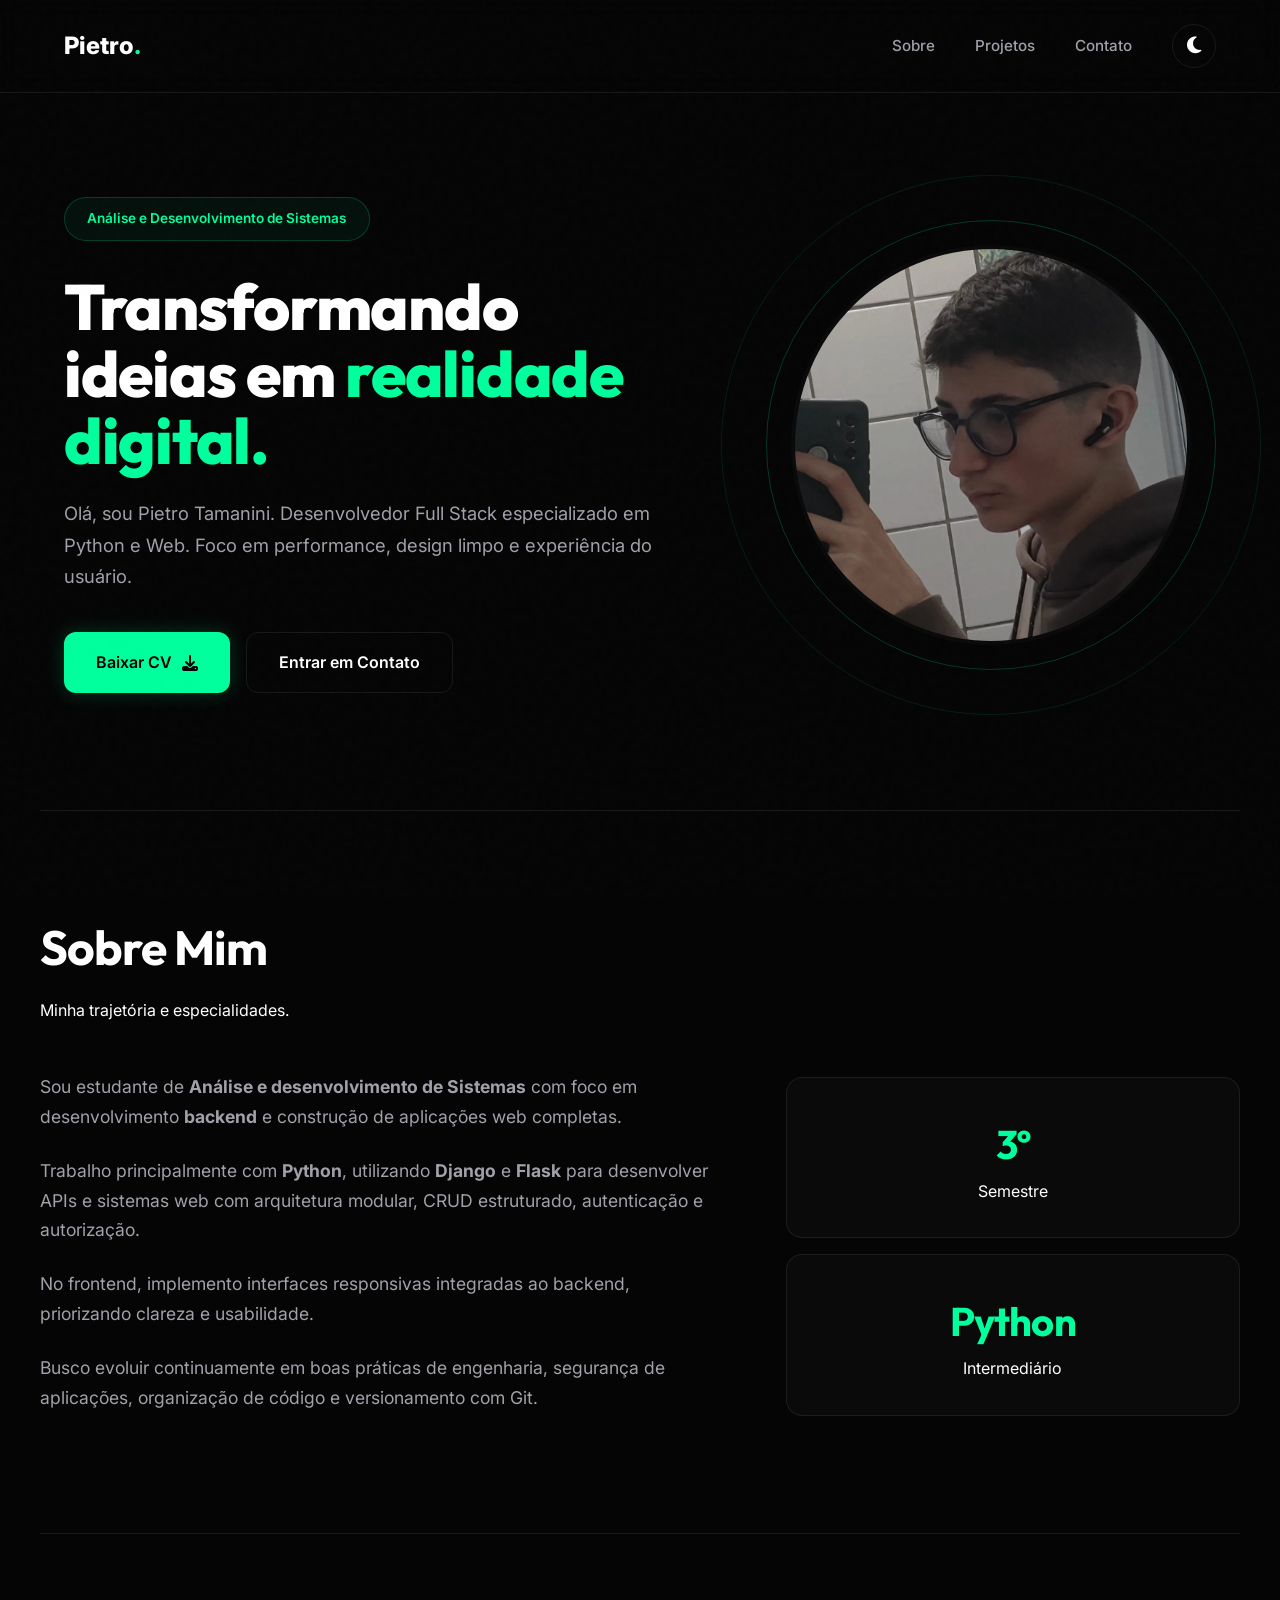
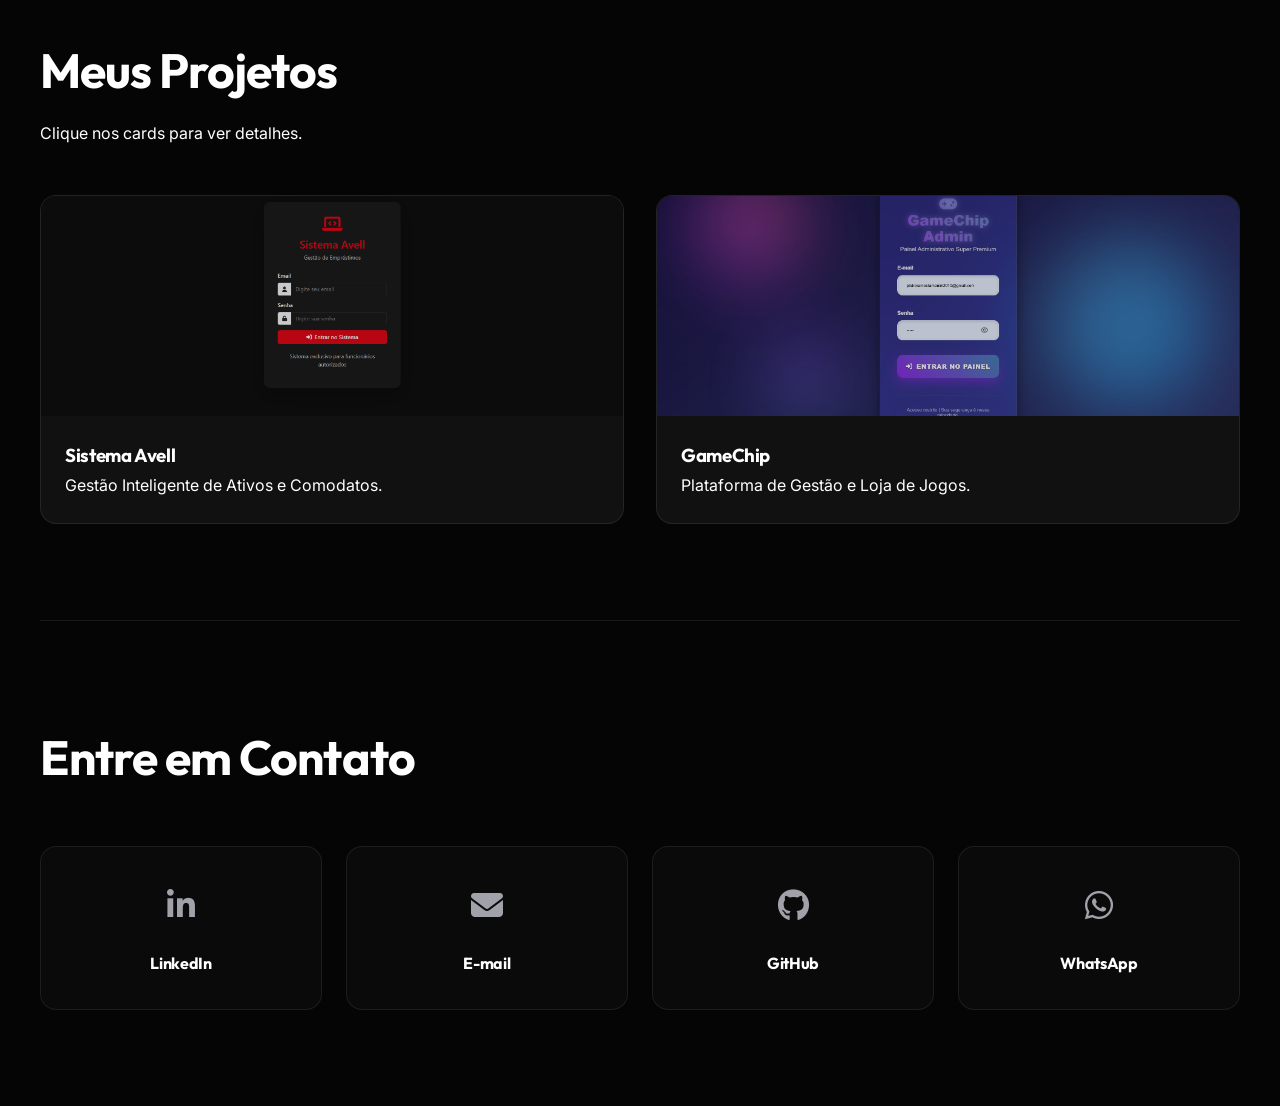
<file: Pietro/index.html>
<!DOCTYPE html>
<html lang="pt-BR" data-theme="dark">
<head>
    <meta charset="UTF-8">
    <meta name="viewport" content="width=device-width, initial-scale=1.0">
    <meta name="description" content="Portfólio de Pietro Tamanini - Desenvolvedor Full Stack">
    <title>Pietro Tamanini | Desenvolvedor Full Stack</title>
    
    <link rel="shortcut icon" href="docs/img/favicon.ico" type="image/x-icon">
    
    <link rel="preconnect" href="https://fonts.googleapis.com">
    <link rel="preconnect" href="https://fonts.gstatic.com" crossorigin>
    <link href="https://fonts.googleapis.com/css2?family=Inter:wght@300;400;500;600&family=Outfit:wght@500;700;800&display=swap" rel="stylesheet">
    
    <link rel="stylesheet" href="https://cdnjs.cloudflare.com/ajax/libs/font-awesome/6.4.0/css/all.min.css">

    <style>
        /* =========================================
           1. VARIÁVEIS & RESET
           ========================================= */
        :root {
            /* TEMA ESCURO */
            --bg-body: #050505;
            --bg-surface: #0a0a0a;
            --bg-card: #111111;
            --text-main: #ffffff;
            --text-muted: #a1a1aa;
            --border: rgba(255, 255, 255, 0.08);
            
            /* DESTAQUE */
            --primary: #00ff9d;       
            --primary-rgb: 0, 255, 157;
            --btn-text: #000000;
            
            /* ANIMAÇÕES */
            --ease-out-expo: cubic-bezier(0.16, 1, 0.3, 1);
            --transition: all 0.3s var(--ease-out-expo);
            
            --container: 1200px;
            --radius: 16px;
        }

        [data-theme="light"] {
            --bg-body: #f8f9fa;
            --bg-surface: #ffffff;
            --bg-card: #ffffff;
            --text-main: #0f172a;
            --text-muted: #64748b;
            --border: rgba(0, 0, 0, 0.1);
            --primary: #10b981;
            --primary-rgb: 16, 185, 129;
            --btn-text: #ffffff;
        }

        /* SCROLLBAR VERDE */
        ::-webkit-scrollbar { width: 10px; }
        ::-webkit-scrollbar-track { background: var(--bg-body); }
        ::-webkit-scrollbar-thumb { 
            background: var(--primary); 
            border-radius: 5px;
            border: 2px solid var(--bg-body); 
        }
        ::-webkit-scrollbar-thumb:hover { background: var(--primary); filter: brightness(1.2); }

        * { margin: 0; padding: 0; box-sizing: border-box; }
        
        html, body {
            overflow-x: hidden; 
            width: 100%;
            scroll-behavior: smooth;
        }

        body {
            font-family: 'Inter', sans-serif;
            background-color: var(--bg-body);
            color: var(--text-main);
            transition: background-color 0.5s ease, color 0.5s ease;
            line-height: 1.7;
        }

        /* Ruído de fundo */
        body::after {
            content: ""; position: fixed; inset: 0; pointer-events: none; z-index: 9999;
            background-image: url("data:image/svg+xml,%3Csvg viewBox='0 0 200 200' xmlns='http://www.w3.org/2000/svg'%3E%3Cfilter id='noiseFilter'%3E%3CfeTurbulence type='fractalNoise' baseFrequency='0.65' numOctaves='3' stitchTiles='stitch'/%3E%3C/filter%3E%3Crect width='100%25' height='100%25' filter='url(%23noiseFilter)' opacity='0.03'/%3E%3C/svg%3E");
            opacity: 0.4;
        }

        h1, h2, h3, h4 { font-family: 'Outfit', sans-serif; letter-spacing: -0.02em; }
        a { text-decoration: none; color: inherit; }
        button { cursor: pointer; border: none; font-family: inherit; }
        img { display: block; max-width: 100%; object-fit: cover; }
        ul { list-style: none; }

        .container { max-width: var(--container); margin: 0 auto; padding: 0 1.5rem; }
        .text-primary { color: var(--primary); }

        /* =========================================
           2. ANIMAÇÕES
           ========================================= */
        .animate-up { opacity: 0; animation: fadeInUp 1.2s var(--ease-out-expo) forwards; }
        .animate-scale { opacity: 0; animation: scaleIn 1.2s var(--ease-out-expo) forwards; }
        
        .reveal { 
            opacity: 0; transform: translateY(40px) scale(0.98); filter: blur(10px); 
            transition: all 1s var(--ease-out-expo); 
        }
        .reveal.active { opacity: 1; transform: translateY(0) scale(1); filter: blur(0); }
        
        @keyframes fadeInUp { from { opacity: 0; transform: translateY(40px); filter: blur(10px); } to { opacity: 1; transform: translateY(0); filter: blur(0); } }
        @keyframes scaleIn { from { opacity: 0; transform: scale(0.9); filter: blur(5px); } to { opacity: 1; transform: scale(1); filter: blur(0); } }
        
        .delay-100 { animation-delay: 0.1s; } 
        .delay-200 { animation-delay: 0.2s; } 
        .delay-300 { animation-delay: 0.3s; }
        .delay-400 { animation-delay: 0.4s; }

        /* =========================================
           3. NAVBAR
           ========================================= */
        .navbar {
            position: fixed; top: 0; left: 0; width: 100%; z-index: 1000;
            padding: 1.5rem 0; background: rgba(var(--bg-body), 0.85);
            backdrop-filter: blur(12px); -webkit-backdrop-filter: blur(12px);
            border-bottom: 1px solid var(--border);
            transition: padding 0.3s;
        }
        .nav-inner { display: flex; justify-content: space-between; align-items: center; }
        .logo { font-size: 1.5rem; font-weight: 800; z-index: 1002; }
        
        .nav-right { display: flex; align-items: center; gap: 2.5rem; }
        .nav-links-desktop { display: flex; gap: 2.5rem; }
        
        .nav-link { 
            font-weight: 500; color: var(--text-muted); font-size: 0.95rem; 
            transition: var(--transition); position: relative;
        }
        .nav-link:hover { color: var(--text-main); }
        .nav-link::after {
            content: ''; position: absolute; bottom: -5px; left: 0; width: 0; height: 2px;
            background: var(--primary); transition: width 0.3s ease;
        }
        .nav-link:hover::after { width: 100%; }

        .theme-toggle {
            background: transparent; border: 1px solid var(--border);
            width: 44px; height: 44px; border-radius: 50%;
            display: flex; align-items: center; justify-content: center;
            color: var(--text-main); font-size: 1.2rem; transition: var(--transition);
        }
        .theme-toggle:hover { border-color: var(--primary); color: var(--primary); transform: rotate(180deg); }

        .hamburger { 
            display: none; font-size: 1.5rem; color: var(--text-main); background: none; z-index: 1002;
        }

        /* =========================================
           4. HERO SECTION
           ========================================= */
        .hero { 
            padding-top: 180px; padding-bottom: 100px; 
            display: flex; align-items: center; justify-content: space-between; 
            min-height: 90vh; 
        }
        .hero-content { max-width: 600px; }
        
        .badge { 
            display: inline-block; padding: 0.6rem 1.4rem; 
            background: rgba(var(--primary-rgb), 0.05); color: var(--primary); 
            border-radius: 50px; font-weight: 600; font-size: 0.85rem; 
            margin-bottom: 2rem; border: 1px solid rgba(var(--primary-rgb), 0.2); 
        }
        
        .hero h1 { 
            font-size: clamp(3rem, 5vw, 4.5rem); 
            line-height: 1.05; margin-bottom: 1.5rem; font-weight: 800; 
        }
        
        .hero p { font-size: 1.15rem; color: var(--text-muted); margin-bottom: 2.5rem; }
        .hero-buttons { display: flex; gap: 1rem; flex-wrap: wrap; }
        
        .btn { 
            padding: 1rem 2rem; border-radius: 12px; font-weight: 600; 
            display: inline-flex; align-items: center; gap: 10px; transition: var(--transition); 
            text-decoration: none;
        }
        .btn-primary { 
            background: var(--primary); color: var(--btn-text); 
            box-shadow: 0 0 20px rgba(var(--primary-rgb), 0.2); 
        }
        .btn-primary:hover { transform: translateY(-3px); box-shadow: 0 0 40px rgba(var(--primary-rgb), 0.4); }
        .btn-outline { border: 1px solid var(--border); color: var(--text-main); }
        .btn-outline:hover { border-color: var(--primary); color: var(--primary); transform: translateY(-3px); }

        .hero-img-wrapper { 
            position: relative; width: 450px; height: 450px; 
            display: flex; align-items: center; justify-content: center; flex-shrink: 0;
        }
        .pulse-circle { position: absolute; width: 100%; height: 100%; border-radius: 50%; border: 1px solid var(--primary); opacity: 0.2; animation: pulse 3s infinite; }
        .pulse-circle:nth-child(2) { width: 120%; height: 120%; animation-delay: 0.5s; opacity: 0.1; }
        @keyframes pulse { 0% { transform: scale(0.95); opacity: 0.1; } 50% { transform: scale(1); opacity: 0.2; } 100% { transform: scale(0.95); opacity: 0.1; } }
        
        .hero-img { 
            width: 400px; height: 400px; border-radius: 50%; overflow: hidden; 
            border: 4px solid var(--bg-surface); z-index: 2; 
            background: var(--bg-surface); display: flex; align-items: center; justify-content: center; 
        }

        /* =========================================
           5. MENU MOBILE (OVERLAY)
           ========================================= */
        .mobile-overlay {
            position: fixed; inset: 0; background-color: #000000; 
            z-index: 9999; display: flex; flex-direction: column; 
            justify-content: center; align-items: center;
            opacity: 0; pointer-events: none; transition: opacity 0.4s ease;
        }
        .mobile-overlay.active { opacity: 1; pointer-events: all; }
        .mobile-overlay::before {
            content: ''; position: absolute; inset: 0;
            background: radial-gradient(circle at center, rgba(var(--primary-rgb), 0.1), transparent 70%);
            pointer-events: none;
        }

        .mobile-close-btn {
            position: absolute; top: 2rem; right: 2rem;
            font-size: 2.5rem; color: var(--text-main); background: none; border: none; cursor: pointer;
            transition: transform 0.3s ease;
        }
        .mobile-close-btn:hover { color: var(--primary); transform: rotate(90deg); }

        .mobile-links { list-style: none; text-align: center; display: flex; flex-direction: column; gap: 3rem; z-index: 2; }
        .mobile-link {
            font-family: 'Outfit', sans-serif; font-size: 3rem; 
            font-weight: 700; color: var(--text-muted); text-transform: uppercase; letter-spacing: 2px;
            transition: all 0.3s ease; position: relative; display: inline-block;
        }
        .mobile-link:hover, .mobile-link.active {
            color: var(--primary); transform: scale(1.1); text-shadow: 0 0 20px rgba(var(--primary-rgb), 0.5);
        }

        /* =========================================
           6. SEÇÕES GERAIS
           ========================================= */
        .section { padding: 6rem 0; border-top: 1px solid var(--border); }
        .section-header { margin-bottom: 3rem; }
        .section-title { font-size: clamp(2.2rem, 4vw, 3rem); margin-bottom: 0.5rem; }
        
        .click-hint {
            position: absolute; top: 1.5rem; right: 1.5rem;
            background: rgba(var(--primary-rgb), 0.1); color: var(--primary);
            padding: 0.4rem 0.8rem; border-radius: 8px; font-size: 0.75rem; font-weight: 600;
            opacity: 0; transform: translateY(10px); transition: var(--transition); z-index: 5;
        }
        .project-card:hover .click-hint { opacity: 1; transform: translateY(0); }

        .about-grid { display: grid; grid-template-columns: 1.5fr 1fr; gap: 4rem; align-items: center; }
        .about-text p { margin-bottom: 1.5rem; font-size: 1.1rem; color: var(--text-muted); }

        .stat-card { background: var(--bg-surface); padding: 2rem; border-radius: var(--radius); border: 1px solid var(--border); text-align: center; margin-bottom: 1rem; }
        .stat-card h3 { font-size: 2.5rem; color: var(--primary); }

        .projects-grid { display: grid; grid-template-columns: repeat(auto-fit, minmax(280px, 1fr)); gap: 2rem; }
        
        .project-card {
            background: var(--bg-card); border-radius: var(--radius); overflow: hidden;
            border: 1px solid var(--border); cursor: pointer; transition: transform 0.3s;
        }
        .project-card:hover { transform: translateY(-5px); border-color: var(--primary); }
        .card-visual { position: relative; height: 220px; background: var(--bg-surface); display: flex; align-items: center; justify-content: center; overflow: hidden;}
        .card-visual img { width: 100%; height: 100%; object-fit: cover; opacity: 0.8; transition: 0.5s; }
        .project-card:hover .card-visual img { opacity: 1; transform: scale(1.05); }
        .card-info { padding: 1.5rem; }

        .contact-grid { display: grid; grid-template-columns: repeat(auto-fit, minmax(200px, 1fr)); gap: 1.5rem; }
        .contact-item { 
            background: var(--bg-surface); padding: 2rem; border-radius: var(--radius); 
            border: 1px solid var(--border); text-align: center; display: flex; flex-direction: column; align-items: center; gap: 1rem;
        }
        .contact-item:hover { border-color: var(--primary); transform: translateY(-5px); }
        .contact-icon { font-size: 2rem; color: var(--text-muted); }

        /* =========================================
           7. MODAL PREMIUM & CREDENCIAIS
           ========================================= */
        .modal-overlay {
            position: fixed; inset: 0; background: rgba(0,0,0,0.95); z-index: 10000;
            display: none; align-items: center; justify-content: center; padding: 1rem;
            backdrop-filter: blur(8px);
        }
        .modal-overlay.active { display: flex; }
        
        .modal-box {
            background: var(--bg-card); width: 100%; max-width: 1100px; max-height: 90vh;
            border-radius: var(--radius); border: 1px solid var(--border);
            display: flex; flex-direction: column; overflow: hidden; position: relative;
            box-shadow: 0 25px 50px -12px rgba(0, 0, 0, 0.5);
        }
        
        .close-btn {
            position: absolute; top: 1.5rem; right: 1.5rem; z-index: 10;
            font-size: 1.2rem; color: var(--text-main); background: rgba(0,0,0,0.5);
            width: 40px; height: 40px; border-radius: 50%; 
            display: flex; align-items: center; justify-content: center;
            border: 1px solid var(--border); cursor: pointer; transition: 0.3s;
        }
        .close-btn:hover { background: var(--primary); color: #000; transform: rotate(90deg); }

        .modal-content-grid { display: grid; grid-template-columns: 1.5fr 1fr; height: 100%; overflow: hidden; }
        
        .modal-left { 
            background: #000; display: flex; flex-direction: column; 
            position: relative; height: 100%;
        }
        .modal-media { 
            width: 100%; height: 50%; object-fit: cover; display: block;
        }
        
        .modal-right { padding: 3rem; overflow-y: auto; background: var(--bg-surface); display: flex; flex-direction: column; }
        .modal-title { font-size: 2.2rem; color: var(--primary); margin-bottom: 0.5rem; line-height: 1.1; }
        .modal-desc { 
            font-size: 1.05rem; color: var(--text-muted); line-height: 1.7; margin-bottom: 2rem; 
            border-left: 3px solid var(--primary); padding-left: 1rem;
        }
        .modal-section-label { font-size: 0.85rem; text-transform: uppercase; letter-spacing: 1.5px; color: var(--text-main); font-weight: 700; margin-bottom: 1rem; display: flex; align-items: center; gap: 8px; }
        .modal-section-label i { color: var(--primary); }
        
        .modal-features-list { list-style: none; margin-bottom: 2rem; }
        .modal-feature-item { display: flex; align-items: flex-start; gap: 12px; margin-bottom: 0.8rem; color: var(--text-muted); font-size: 0.95rem; }
        .modal-feature-item i { color: var(--primary); margin-top: 4px; flex-shrink: 0; }
        
        .modal-tech-tags { display: flex; flex-wrap: wrap; gap: 0.8rem; margin-bottom: 2rem; }
        .tech-badge {
            background: rgba(var(--primary-rgb), 0.1); color: var(--primary); border: 1px solid rgba(var(--primary-rgb), 0.2);
            padding: 0.4rem 0.8rem; border-radius: 6px; font-size: 0.85rem; font-weight: 600;
        }

        /* Box de Credenciais */
        .credentials-box {
            background: rgba(var(--primary-rgb), 0.05);
            border: 1px dashed var(--border);
            border-radius: 8px;
            padding: 1.2rem;
            margin-bottom: 2rem;
        }
        .credentials-header {
            font-size: 0.8rem; text-transform: uppercase; letter-spacing: 1px; font-weight: 700;
            color: var(--primary); margin-bottom: 0.5rem; display: flex; align-items: center; gap: 8px;
        }
        .credential-row {
            display: flex; justify-content: space-between; font-family: monospace; font-size: 0.95rem;
            color: var(--text-muted); border-bottom: 1px solid rgba(255,255,255,0.05); padding: 0.3rem 0;
        }
        .credential-row:last-child { border-bottom: none; }
        .credential-row span { color: var(--text-main); }

        .modal-footer { margin-top: auto; display: flex; gap: 1rem; padding-top: 1rem; border-top: 1px solid var(--border); flex-wrap: wrap; }
        .modal-btn { 
            flex: 1; padding: 1rem; text-align: center; border-radius: 8px; 
            font-weight: 600; text-decoration: none; border: 1px solid var(--border); 
            color: var(--text-main); display: flex; align-items: center; justify-content: center; gap: 8px; transition: 0.2s;
            min-width: 140px;
        }
        .modal-btn.primary { background: var(--primary); color: var(--btn-text); border: none; }
        
        /* Botão Admin Específico */
        .modal-btn.admin { 
            border-color: var(--primary); color: var(--primary); background: transparent; 
        }
        .modal-btn.admin:hover { background: var(--primary); color: var(--btn-text); }
        
        .modal-btn:hover { transform: translateY(-2px); filter: brightness(1.1); }

        /* =========================================
           8. RESPONSIVIDADE AVANÇADA
           ========================================= */
        @media (max-width: 1024px) {
            .hero-img-wrapper { width: 380px; height: 380px; }
            .hero-img { width: 340px; height: 340px; }
            .about-grid { grid-template-columns: 1fr; gap: 3rem; }
        }

        @media (max-width: 900px) {
            .nav-links-desktop { display: none; } 
            .hamburger { display: block; } 
            .navbar { padding: 1rem 0; }

            .hero { flex-direction: column-reverse; text-align: center; padding-top: 130px; padding-bottom: 60px; }
            .hero-content { width: 100%; }
            .hero-img-wrapper { width: 300px; height: 300px; margin-bottom: 2rem; }
            .hero-img { width: 280px; height: 280px; }
            .hero-buttons { justify-content: center; width: 100%; }
            .btn { width: 100%; justify-content: center; } 

            .section { padding: 4rem 0; } 
            
            .modal-content-grid { grid-template-columns: 1fr; grid-template-rows: auto 1fr; }
            .modal-left { height: 250px; border-bottom: 1px solid var(--border); }
            .modal-right { padding: 1.5rem; }
            .modal-footer { flex-direction: column; }
            .modal-title { font-size: 1.8rem; }
        }

        @media (max-width: 480px) {
            .mobile-link { font-size: 2.2rem; }
            .hero-img-wrapper { width: 260px; height: 260px; }
            .hero-img { width: 240px; height: 240px; }
        }
    </style>
</head>
<body>

    <nav class="navbar">
        <div class="container nav-inner">
            <a href="#" class="logo">Pietro<span class="text-primary">.</span></a>
            
            <div class="nav-right">
                <ul class="nav-links-desktop">
                    <li><a href="#about" class="nav-link">Sobre</a></li>
                    <li><a href="#projects" class="nav-link">Projetos</a></li>
                    <li><a href="#contact" class="nav-link">Contato</a></li>
                </ul>
                
                <button class="theme-toggle" id="themeBtn" aria-label="Mudar Tema">
                    <i class="fas fa-moon"></i>
                </button>

                <button class="hamburger" id="hamburgerBtn" aria-label="Menu Mobile">
                    <i class="fas fa-bars"></i>
                </button>
            </div>
        </div>
    </nav>

    <div class="mobile-overlay" id="mobileOverlay">
        <button class="mobile-close-btn" id="mobileCloseBtn">
            <i class="fas fa-times"></i>
        </button>
        <ul class="mobile-links">
            <li><a href="#about" class="mobile-link">Sobre</a></li>
            <li><a href="#projects" class="mobile-link">Projetos</a></li>
            <li><a href="#contact" class="mobile-link">Contato</a></li>
        </ul>
    </div>

    <section class="hero container">
        <div class="hero-content">
            <span class="badge animate-up delay-100">Análise e Desenvolvimento de Sistemas</span>
            <h1 class="animate-up delay-200">
                Transformando ideias em <span class="text-primary">realidade digital.</span>
            </h1>
            <p class="animate-up delay-300">
                Olá, sou Pietro Tamanini. Desenvolvedor Full Stack especializado em Python e Web. Foco em performance, design limpo e experiência do usuário.
            </p>
            <div class="hero-buttons animate-up delay-400">
                <a href="./docs/pdf/desenvolvedor full stack.pdf" download class="btn btn-primary">
                    Baixar CV <i class="fas fa-download"></i>
                </a>
                <a href="#contact" class="btn btn-outline">
                    Entrar em Contato
                </a>
            </div>
        </div>
        <div class="hero-img-wrapper animate-scale delay-300">
            <div class="pulse-circle"></div>
            <div class="pulse-circle"></div>
            <div class="hero-img">
                <img src="./docs/img/pietro.jpg" alt="Pietro Tamanini" 
                     onerror="this.style.display='none'; this.parentElement.innerHTML='<i class=\'fas fa-user\' style=\'font-size: 5rem; color: var(--text-muted);\'></i>'">
            </div>
        </div>
    </section>

    <section id="about" class="section container">
        <div class="section-header reveal">
            <h2 class="section-title">Sobre <span>Mim</span></h2>
            <p class="section-subtitle">Minha trajetória e especialidades.</p>
        </div>
        <div class="about-grid">
            <div class="about-text reveal">
                <p>Sou estudante de <strong>Análise e desenvolvimento de Sistemas</strong> com foco em desenvolvimento <strong>backend</strong> e construção de aplicações web completas.</p>
                <p>Trabalho principalmente com <strong>Python</strong>, utilizando <strong>Django</strong> e <strong>Flask</strong> para desenvolver APIs e sistemas web com arquitetura modular, CRUD estruturado, autenticação e autorização.</p>
                <p>No frontend, implemento interfaces responsivas integradas ao backend, priorizando clareza e usabilidade.</p>
                <p>Busco evoluir continuamente em boas práticas de engenharia, segurança de aplicações, organização de código e versionamento com Git.</p>
            </div>
            <div class="stats-box reveal">
                <div class="stat-card"><h3>3º</h3><p>Semestre</p></div>
                <div class="stat-card"><h3>Python</h3><p>Intermediário</p></div>
            </div>
        </div>
    </section>

    <section id="projects" class="section container">
        <div class="section-header reveal">
            <h2 class="section-title">Meus <span>Projetos</span></h2>
            <p class="section-subtitle">Clique nos cards para ver detalhes.</p>
        </div>
        <div class="projects-grid">
            <article class="project-card reveal" data-id="1">
                <div class="click-hint">Ver Detalhes</div>
                <div class="card-visual">
                    <img src="./docs/img/avell1.png" alt="Sistema Avell" onerror="this.style.display='none'; this.parentElement.innerHTML='<i class=\'fas fa-laptop-code\' style=\'font-size: 4rem; color: var(--text-muted);\'></i>'">
                </div>
                <div class="card-info">
                    <h3 class="card-title">Sistema Avell</h3>
                    <p class="card-text">Gestão Inteligente de Ativos e Comodatos.</p>
                </div>
            </article>
            <article class="project-card reveal" data-id="2">
                <div class="click-hint">Ver Detalhes</div>
                <div class="card-visual">
                    <img src="./docs/img/gamechip1.png" alt="GameChip" onerror="this.style.display='none'; this.parentElement.innerHTML='<i class=\'fas fa-gamepad\' style=\'font-size: 4rem; color: var(--text-muted);\'></i>'">
                </div>
                <div class="card-info">
                    <h3 class="card-title">GameChip</h3>
                    <p class="card-text">Plataforma de Gestão e Loja de Jogos.</p>
                </div>
            </article>
        </div>
    </section>

    <section id="contact" class="section container">
        <div class="section-header reveal">
            <h2 class="section-title">Entre em <span>Contato</span></h2>
        </div>
        <div class="contact-grid reveal">
            <a href="https://linkedin.com/in/pietrotamanini" target="_blank" class="contact-item">
                <div class="contact-icon"><i class="fab fa-linkedin-in"></i></div>
                <h4>LinkedIn</h4>
            </a>
            <a href="mailto:pietro@tamanini.dev.br" class="contact-item">
                <div class="contact-icon"><i class="fas fa-envelope"></i></div>
                <h4>E-mail</h4>
            </a>
            <a href="https://github.com/PietroTamanini" target="_blank" class="contact-item">
                <div class="contact-icon"><i class="fab fa-github"></i></div>
                <h4>GitHub</h4>
            </a>
            <a href="https://wa.me/5547984194811?text=Olá Pietro, tudo bem? Vi seu portfólio e gostaria de conversar!" target="_blank" class="contact-item">
                <div class="contact-icon"><i class="fab fa-whatsapp"></i></div>
                <h4>WhatsApp</h4>
            </a>
        </div>
    </section>

    <div class="modal-overlay" id="projectModal">
        <div class="modal-box">
            <button class="close-btn" id="closeModal">&times;</button>
            <div class="modal-content-grid">
                
                <div class="modal-left" id="modalLeftContent"></div>

                <div class="modal-right">
                    <h2 id="modalTitle" class="modal-title">Título</h2>
                    <div id="modalDesc" class="modal-desc">Descrição...</div>

                    <div class="modal-section-label">
                        <i class="fas fa-check-circle"></i> Funcionalidades
                    </div>
                    <ul id="modalFeatures" class="modal-features-list"></ul>

                    <div class="modal-section-label">
                        <i class="fas fa-code"></i> Tecnologias
                    </div>
                    <div id="modalTechs" class="modal-tech-tags"></div>

                    <div id="modalCredentials" class="credentials-box" style="display: none;">
                        <div class="credentials-header">
                            <i class="fas fa-key"></i> Credenciais de Acesso
                        </div>
                        <div class="credential-row">
                            Usuário: <span id="credUser">admin</span>
                        </div>
                        <div class="credential-row">
                            Senha: <span id="credPass">admin</span>
                        </div>
                    </div>

                    <div class="modal-footer">
                        <a href="#" id="btnLive" target="_blank" class="modal-btn primary">
                            Acessar Projeto <i class="fas fa-external-link-alt"></i>
                        </a>
                        <a href="#" id="btnRepo" target="_blank" class="modal-btn">
                            Repositório <i class="fab fa-github"></i>
                        </a>
                        <a href="#" id="btnAdmin" target="_blank" class="modal-btn admin" style="display: none;">
                            Admin <i class="fas fa-user-shield"></i>
                        </a>
                    </div>
                </div>
            </div>
        </div>
    </div>

    <script>
        // DADOS DOS PROJETOS (ATUALIZADOS COM CREDENCIAIS E ADMIN URL)
        const projectsData = {
            1: {
                title: "Sistema Avell: Gestão de Ativos",
                description: "<p>Solução web completa construída com <strong>Python/Flask</strong> para centralizar o controle de notebooks e equipamentos da Avell. O sistema gerencia todo o ciclo de vida de empréstimos e comodatos, garantindo rastreabilidade, segurança e auditoria dos ativos de TI.</p>",
                features: [
                    "Dashboard Gerencial com estatísticas em tempo real",
                    "Controle rigoroso de Empréstimos (curto prazo) e Comodatos",
                    "Validação de dados (CPF/CNPJ) e Hash SHA256",
                    "Relatórios de auditoria e histórico de movimentação"
                ],
                technologies: ["Python 3", "Flask", "SQLAlchemy", "SQLite", "HTML5 & CSS3"],
                images: ["./docs/img/avell1.png", "./docs/img/avell2.png"],
                liveUrl: "https://pietro.tamanini.dev.br/avell",
                repoUrl: "https://github.com/PietroTamanini/AVELL",
                credentials: { user: "demo", pass: "demo" } 
            },
            2: {
                title: "GameChip: Plataforma de Jogos",
                description: "<p>Sistema web robusto para gerenciamento de biblioteca e loja virtual de jogos. Permite administração completa de catálogos, usuários e transações, com um painel de controle intuitivo para gestão de conteúdo e vendas.</p>",
                features: [
                    "Catálogo dinâmico de jogos com detalhes e preços",
                    "Sistema de Usuários com níveis de permissão (Admin/Comum)",
                    "Módulo de Avaliações e Comentários",
                    "Gestão de Transações e vendas"
                ],
                technologies: ["Python 3", "Flask", "MySQL", "Git & Versionamento"],
                images: ["./docs/img/gamechip1.png", "./docs/img/gamechip2.png"], 
                liveUrl: "https://pietro.tamanini.dev.br/gamechip/",
                repoUrl: "https://github.com/TeamGHCP/GameChip",
                credentials: { user: "demo", pass: "demo" },
                adminUrl: "https://pietro.tamanini.dev.br/gamechip/admin/login" 
            }
        };

        // LÓGICA DO MENU MOBILE
        const hamburgerBtn = document.getElementById('hamburgerBtn');
        const mobileOverlay = document.getElementById('mobileOverlay');
        const mobileCloseBtn = document.getElementById('mobileCloseBtn');
        const mobileLinks = document.querySelectorAll('.mobile-link');

        hamburgerBtn.addEventListener('click', () => {
            mobileOverlay.classList.add('active');
            document.body.style.overflow = 'hidden'; 
        });

        mobileCloseBtn.addEventListener('click', () => {
            mobileOverlay.classList.remove('active');
            document.body.style.overflow = 'auto'; 
        });

        mobileLinks.forEach(link => {
            link.addEventListener('click', () => {
                mobileOverlay.classList.remove('active');
                document.body.style.overflow = 'auto';
            });
        });

        // TEMA
        const themeBtn = document.getElementById('themeBtn');
        const html = document.documentElement;
        if(localStorage.getItem('theme') === 'light') {
            html.setAttribute('data-theme', 'light');
            themeBtn.querySelector('i').classList.replace('fa-moon', 'fa-sun');
        }
        themeBtn.addEventListener('click', () => {
            if(html.getAttribute('data-theme') === 'light') {
                html.removeAttribute('data-theme');
                themeBtn.querySelector('i').classList.replace('fa-sun', 'fa-moon');
                localStorage.setItem('theme', 'dark');
            } else {
                html.setAttribute('data-theme', 'light');
                themeBtn.querySelector('i').classList.replace('fa-moon', 'fa-sun');
                localStorage.setItem('theme', 'light');
            }
        });

        // ANIMAÇÕES
        const observer = new IntersectionObserver((entries) => {
            entries.forEach(entry => {
                if(entry.isIntersecting) entry.target.classList.add('active');
            });
        }, { threshold: 0.1 });
        document.querySelectorAll('.reveal').forEach(el => observer.observe(el));

        // MODAL
        const modal = document.getElementById('projectModal');
        const closeModal = document.getElementById('closeModal');
        const mTitle = document.getElementById('modalTitle');
        const mDesc = document.getElementById('modalDesc');
        const mList = document.getElementById('modalFeatures');
        const mTechs = document.getElementById('modalTechs');
        const mLeftContent = document.getElementById('modalLeftContent');
        const btnLive = document.getElementById('btnLive');
        const btnRepo = document.getElementById('btnRepo');
        
        // Elementos novos (Credenciais e Botão Admin)
        const boxCred = document.getElementById('modalCredentials');
        const txtUser = document.getElementById('credUser');
        const txtPass = document.getElementById('credPass');
        const btnAdmin = document.getElementById('btnAdmin');

        document.querySelectorAll('.project-card').forEach(card => {
            card.addEventListener('click', () => {
                const data = projectsData[card.getAttribute('data-id')];
                if(data) {
                    mTitle.innerText = data.title;
                    mDesc.innerHTML = data.description;
                    mList.innerHTML = data.features.map(f => `<li class="modal-feature-item"><i class="fas fa-check"></i> ${f}</li>`).join('');
                    mTechs.innerHTML = data.technologies.map(t => `<span class="tech-badge">${t}</span>`).join('');
                    btnLive.href = data.liveUrl;
                    btnRepo.href = data.repoUrl;
                    
                    // LIMPA E CRIA AS IMAGENS
                    mLeftContent.innerHTML = '';
                    if (data.images && data.images.length > 0) {
                        data.images.forEach(imgSrc => {
                            const img = document.createElement('img');
                            img.src = imgSrc;
                            img.className = 'modal-media';
                            mLeftContent.appendChild(img);
                        });
                    }

                    // LÓGICA DE CREDENCIAIS
                    if (data.credentials) {
                        txtUser.innerText = data.credentials.user;
                        txtPass.innerText = data.credentials.pass;
                        boxCred.style.display = 'block';
                    } else {
                        boxCred.style.display = 'none';
                    }

                    // LÓGICA DO BOTÃO ADMIN
                    if (data.adminUrl) {
                        btnAdmin.href = data.adminUrl;
                        btnAdmin.style.display = 'flex';
                    } else {
                        btnAdmin.style.display = 'none';
                    }
                    
                    modal.classList.add('active');
                    document.body.style.overflow = 'hidden';
                }
            });
        });

        const closeFunc = () => {
            modal.classList.remove('active');
            document.body.style.overflow = 'auto';
        };
        closeModal.addEventListener('click', closeFunc);
        modal.addEventListener('click', (e) => { if(e.target === modal) closeFunc(); });
    </script>
</body>
</html>
</file>
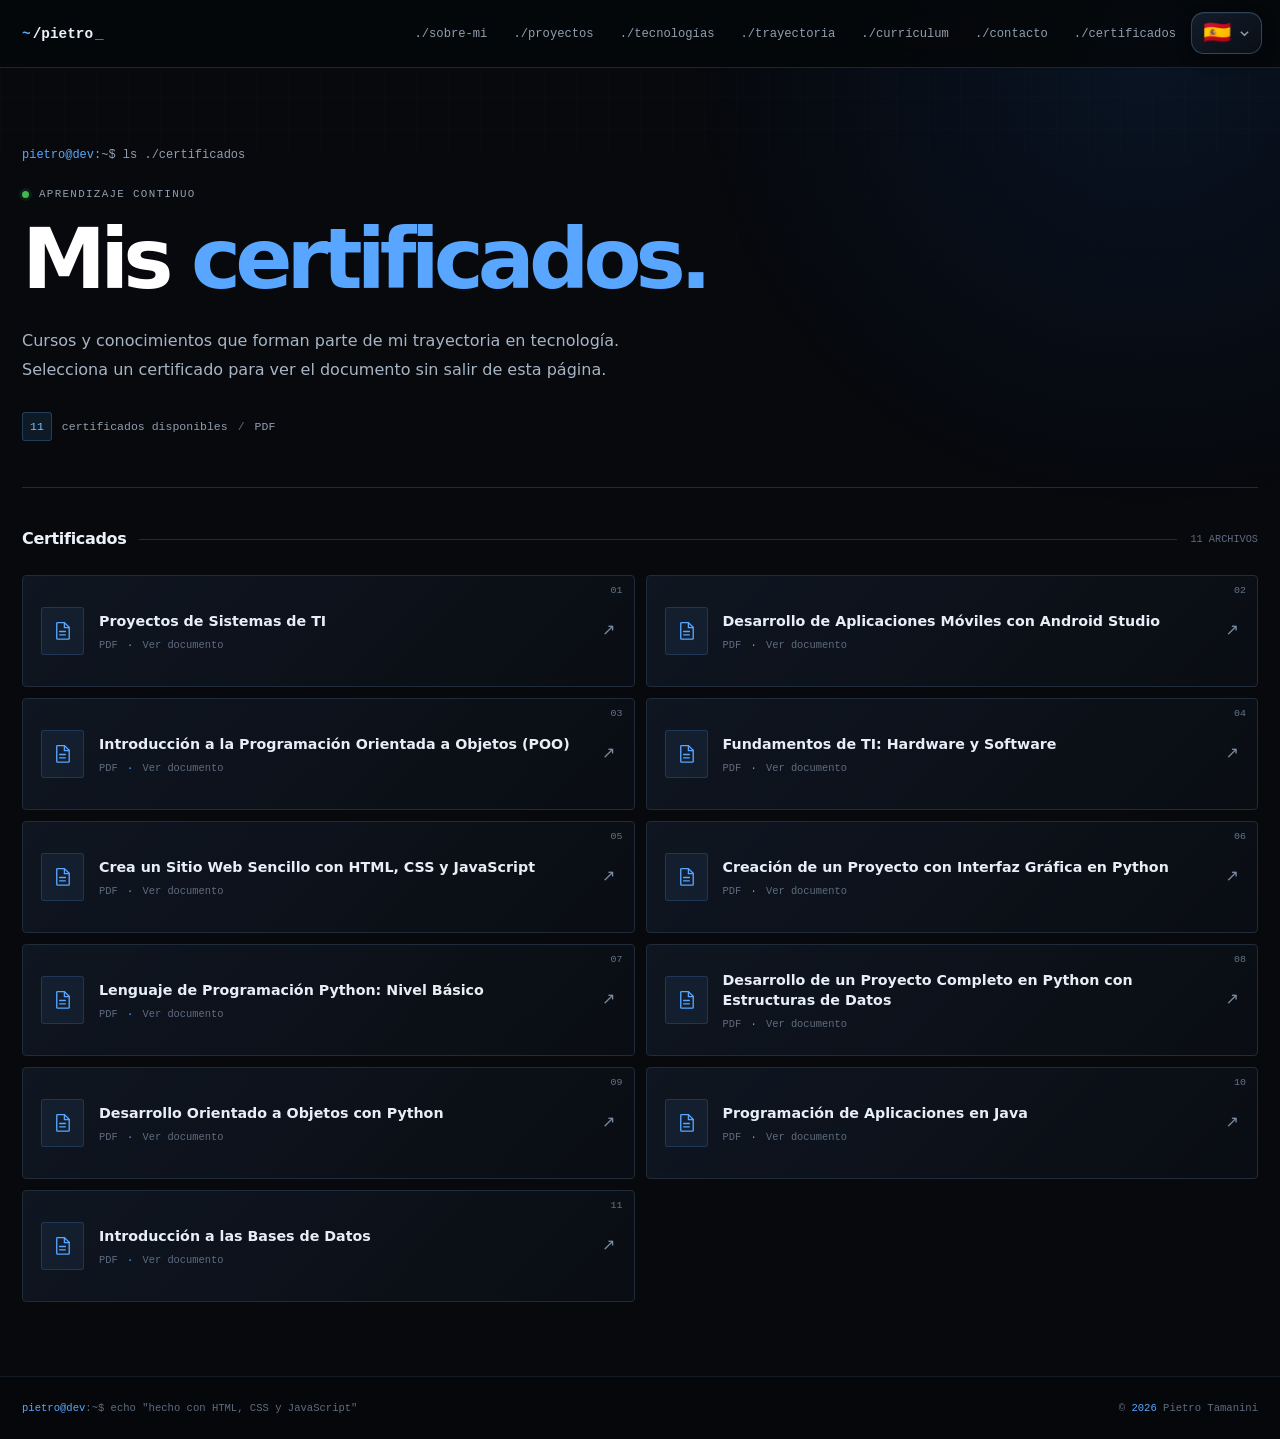
<file: certificados-es.html>
<!doctype html>

<html data-site-locale="es" data-static-locale="true" lang="es">
<head>
<meta charset="utf-8"/>
<meta content="width=device-width, initial-scale=1" name="viewport"/>
<meta content="strict-origin-when-cross-origin" name="referrer"/>
<meta content="#07090d" name="theme-color"/>
<meta content="dark" name="color-scheme"/>
<meta content="Pietro Tamanini" name="application-name"/>
<meta content="Pietro Ramos Tamanini" name="author"/>
<meta content="Consulta 11 certificados de Pietro Tamanini sobre programación con Python y Java, desarrollo web, bases de datos, hardware y aplicaciones móviles." name="description"/>
<meta content="index, follow, max-snippet:-1, max-image-preview:large, max-video-preview:-1" name="robots"/>
<meta content="index, follow, max-snippet:-1, max-image-preview:large, max-video-preview:-1" name="googlebot"/>
<title>Certificados de Cursos | Pietro Tamanini</title>
<link href="https://pietro.tamanini.dev.br/certificados-es.html" rel="canonical"/>
<link href="https://pietro.tamanini.dev.br/certificados.html" hreflang="pt-BR" rel="alternate"/>
<link href="https://pietro.tamanini.dev.br/certificates.html" hreflang="en" rel="alternate"/>
<link href="https://pietro.tamanini.dev.br/certificados-es.html" hreflang="es" rel="alternate"/>
<link href="https://pietro.tamanini.dev.br/certificados.html" hreflang="x-default" rel="alternate"/>
<meta content="website" property="og:type"/>
<meta content="Pietro Tamanini | Desarrollador Full Stack Júnior" property="og:site_name"/>
<meta content="es_ES" property="og:locale"/>
<meta content="pt_BR" property="og:locale:alternate"/>
<meta content="en_US" property="og:locale:alternate"/>
<meta content="Certificados de Cursos | Pietro Tamanini" property="og:title"/>
<meta content="Consulta 11 certificados de Pietro Tamanini sobre programación con Python y Java, desarrollo web, bases de datos, hardware y aplicaciones móviles." property="og:description"/>
<meta content="https://pietro.tamanini.dev.br/certificados-es.html" property="og:url"/>
<meta content="https://pietro.tamanini.dev.br/assets/img/og-cover-es.png" property="og:image"/>
<meta content="https://pietro.tamanini.dev.br/assets/img/og-cover-es.png" property="og:image:secure_url"/>
<meta content="image/png" property="og:image:type"/>
<meta content="1200" property="og:image:width"/>
<meta content="630" property="og:image:height"/>
<meta content="Certificados de Pietro Tamanini" property="og:image:alt"/>
<meta content="summary_large_image" name="twitter:card"/>
<meta content="Certificados de Cursos | Pietro Tamanini" name="twitter:title"/>
<meta content="Consulta 11 certificados de Pietro Tamanini sobre programación con Python y Java, desarrollo web, bases de datos, hardware y aplicaciones móviles." name="twitter:description"/>
<meta content="https://pietro.tamanini.dev.br/assets/img/og-cover-es.png" name="twitter:image"/>
<meta content="Certificados de Pietro Tamanini" name="twitter:image:alt"/>
<link href="assets/img/favicon.svg" rel="icon" type="image/svg+xml"/>
<link href="assets/img/icon-192.png" rel="icon" sizes="192x192" type="image/png"/>
<link href="assets/img/apple-touch-icon.png" rel="apple-touch-icon" sizes="180x180"/>
<link href="site.webmanifest" rel="manifest"/>
<script>document.documentElement.classList.add("js");</script>
<link href="assets/css/style.css?v=20261028-seo1" rel="stylesheet"/>
<link href="assets/css/certificados.css?v=20261028-seo1" rel="stylesheet"/>
<script id="seo-structured-data" type="application/ld+json">
{
  "@context": "https://schema.org",
  "@graph": [
    {
      "@type": "WebSite",
      "@id": "https://pietro.tamanini.dev.br/#website",
      "url": "https://pietro.tamanini.dev.br/",
      "name": "Pietro Tamanini | Desarrollador Full Stack Júnior",
      "description": "Portafolio Full Stack de Pietro Tamanini en Joinville, Brasil, con proyectos en Python, PHP, JavaScript, API REST, bases de datos, Docker y pruebas.",
      "inLanguage": "es",
      "publisher": {
        "@id": "https://pietro.tamanini.dev.br/#person"
      }
    },
    {
      "@type": "CollectionPage",
      "@id": "https://pietro.tamanini.dev.br/certificados-es.html#webpage",
      "url": "https://pietro.tamanini.dev.br/certificados-es.html",
      "name": "Certificados de Cursos | Pietro Tamanini",
      "description": "Consulta 11 certificados de Pietro Tamanini sobre programación con Python y Java, desarrollo web, bases de datos, hardware y aplicaciones móviles.",
      "inLanguage": "es",
      "isPartOf": {
        "@id": "https://pietro.tamanini.dev.br/#website"
      },
      "about": {
        "@id": "https://pietro.tamanini.dev.br/#person"
      },
      "mainEntity": {
        "@id": "https://pietro.tamanini.dev.br/certificados-es.html#certificate-list"
      }
    },
    {
      "@type": "ItemList",
      "@id": "https://pietro.tamanini.dev.br/certificados-es.html#certificate-list",
      "name": "Certificados",
      "description": "Consulta 11 certificados de Pietro Tamanini sobre programación con Python y Java, desarrollo web, bases de datos, hardware y aplicaciones móviles.",
      "itemListOrder": "https://schema.org/ItemListOrderAscending",
      "numberOfItems": 11,
      "itemListElement": [
        {
          "@type": "ListItem",
          "position": 1,
          "item": {
            "@type": "CreativeWork",
            "name": "Proyectos de Sistemas de TI",
            "url": "https://pietro.tamanini.dev.br/assets/certificados/projetos-de-sistemas-de-ti.pdf",
            "encodingFormat": "application/pdf",
            "inLanguage": "pt-BR"
          }
        },
        {
          "@type": "ListItem",
          "position": 2,
          "item": {
            "@type": "CreativeWork",
            "name": "Desarrollo de Aplicaciones Móviles con Android Studio",
            "url": "https://pietro.tamanini.dev.br/assets/certificados/desenvolvendo-aplicacoes-mobile-com-android-studio.pdf",
            "encodingFormat": "application/pdf",
            "inLanguage": "pt-BR"
          }
        },
        {
          "@type": "ListItem",
          "position": 3,
          "item": {
            "@type": "CreativeWork",
            "name": "Introducción a la Programación Orientada a Objetos (POO)",
            "url": "https://pietro.tamanini.dev.br/assets/certificados/introducao-a-programacao-orientada-a-objetos-poo.pdf",
            "encodingFormat": "application/pdf",
            "inLanguage": "pt-BR"
          }
        },
        {
          "@type": "ListItem",
          "position": 4,
          "item": {
            "@type": "CreativeWork",
            "name": "Fundamentos de TI: Hardware y Software",
            "url": "https://pietro.tamanini.dev.br/assets/certificados/fundamentos-de-ti-hardware-e-software.pdf",
            "encodingFormat": "application/pdf",
            "inLanguage": "pt-BR"
          }
        },
        {
          "@type": "ListItem",
          "position": 5,
          "item": {
            "@type": "CreativeWork",
            "name": "Crea un Sitio Web Sencillo con HTML, CSS y JavaScript",
            "url": "https://pietro.tamanini.dev.br/assets/certificados/crie-um-site-simples-usando-html-css-e-javascript.pdf",
            "encodingFormat": "application/pdf",
            "inLanguage": "pt-BR"
          }
        },
        {
          "@type": "ListItem",
          "position": 6,
          "item": {
            "@type": "CreativeWork",
            "name": "Creación de un Proyecto con Interfaz Gráfica en Python",
            "url": "https://pietro.tamanini.dev.br/assets/certificados/criando-um-projeto-com-interface-grafica-utilizando-a-linguagem-python.pdf",
            "encodingFormat": "application/pdf",
            "inLanguage": "pt-BR"
          }
        },
        {
          "@type": "ListItem",
          "position": 7,
          "item": {
            "@type": "CreativeWork",
            "name": "Lenguaje de Programación Python: Nivel Básico",
            "url": "https://pietro.tamanini.dev.br/assets/certificados/linguagem-de-programacao-python-basico.pdf",
            "encodingFormat": "application/pdf",
            "inLanguage": "pt-BR"
          }
        },
        {
          "@type": "ListItem",
          "position": 8,
          "item": {
            "@type": "CreativeWork",
            "name": "Desarrollo de un Proyecto Completo en Python con Estructuras de Datos",
            "url": "https://pietro.tamanini.dev.br/assets/certificados/desenvolvendo-um-projeto-completo-python-com-estrutura-de-dados.pdf",
            "encodingFormat": "application/pdf",
            "inLanguage": "pt-BR"
          }
        },
        {
          "@type": "ListItem",
          "position": 9,
          "item": {
            "@type": "CreativeWork",
            "name": "Desarrollo Orientado a Objetos con Python",
            "url": "https://pietro.tamanini.dev.br/assets/certificados/desenvolvimento-orientado-a-objetos-utilizando-a-linguagem-python.pdf",
            "encodingFormat": "application/pdf",
            "inLanguage": "pt-BR"
          }
        },
        {
          "@type": "ListItem",
          "position": 10,
          "item": {
            "@type": "CreativeWork",
            "name": "Programación de Aplicaciones en Java",
            "url": "https://pietro.tamanini.dev.br/assets/certificados/programacao-de-aplicativos-java.pdf",
            "encodingFormat": "application/pdf",
            "inLanguage": "pt-BR"
          }
        },
        {
          "@type": "ListItem",
          "position": 11,
          "item": {
            "@type": "CreativeWork",
            "name": "Introducción a las Bases de Datos",
            "url": "https://pietro.tamanini.dev.br/assets/certificados/introducao-ao-banco-de-dados.pdf",
            "encodingFormat": "application/pdf",
            "inLanguage": "pt-BR"
          }
        }
      ]
    },
    {
      "@type": "Person",
      "@id": "https://pietro.tamanini.dev.br/#person",
      "name": "Pietro Ramos Tamanini",
      "alternateName": "Pietro Tamanini",
      "url": "https://pietro.tamanini.dev.br/",
      "sameAs": [
        "https://github.com/PietroTamanini",
        "https://www.linkedin.com/in/pietrotamanini/"
      ]
    }
  ]
}
</script>
<script defer="" src="assets/js/main.js?v=20261028-seo1"></script>
<script defer="" src="assets/js/certificados.js?v=20261028-seo1"></script>
<style>.certificates-page .site-header{height:var(--header-height,68px)}@media(max-width:760px){.certificates-page .site-header{height:var(--header-height,62px)}}</style>
</head>
<body class="certificates-page">
<div aria-hidden="true" class="scroll-progress"><span></span></div>
<a class="skip-link" href="#main">Saltar al contenido</a>
<header class="site-header">
<div class="container header-inner">
<a aria-label="Inicio" class="terminal-brand" href="es.html#top">
<span class="prompt">~</span><span>/pietro</span><span aria-hidden="true" class="cursor">_</span>
</a>
<button aria-controls="main-nav" aria-expanded="false" aria-label="Abrir menú de navegación" class="menu-toggle" type="button">
<span></span><span></span><span></span>
</button>
<div aria-label="Elegir idioma" class="language-switcher" data-language-switcher="">
<button aria-controls="language-menu" aria-expanded="false" aria-haspopup="true" aria-label="Cambiar idioma" class="language-trigger" data-language-menu-trigger="" type="button">
<span aria-hidden="true" class="language-current-flag" data-current-language-flag="">🇪🇸</span>
<svg aria-hidden="true" class="language-chevron" viewbox="0 0 12 12"><path d="m2 4 4 4 4-4"></path></svg>
</button>
<div aria-label="Elegir idioma" class="language-menu" data-language-menu="" data-no-translate="" hidden="" id="language-menu" role="group">
<button aria-label="Português (Brasil)" aria-pressed="false" aria-selected="false" class="language-option" data-set-language="pt" type="button">
<span aria-hidden="true" class="language-option-flag">🇧🇷</span>
<span class="language-option-copy"><strong>Português</strong><small>Brasil</small></span>
<span aria-hidden="true" class="language-option-check">✓</span>
</button>
<button aria-label="English (United States)" aria-pressed="false" aria-selected="false" class="language-option" data-set-language="en" type="button">
<span aria-hidden="true" class="language-option-flag">🇺🇸</span>
<span class="language-option-copy"><strong>English</strong><small>United States</small></span>
<span aria-hidden="true" class="language-option-check">✓</span>
</button>
<button aria-label="Español" aria-pressed="true" aria-selected="true" class="language-option is-active" data-set-language="es" type="button">
<span aria-hidden="true" class="language-option-flag">🇪🇸</span>
<span class="language-option-copy"><strong>Español</strong><small>Internacional</small></span>
<span aria-hidden="true" class="language-option-check">✓</span>
</button>
</div>
</div>
<nav aria-label="Navegación principal" class="main-nav" id="main-nav">
<a href="es.html#about">./sobre-mi</a>
<a href="es.html#projects">./proyectos</a>
<a href="es.html#stack">./tecnologías</a>
<a href="es.html#log">./trayectoria</a>
<a href="es.html#cv">./currículum</a>
<a href="es.html#contact">./contacto</a>
<a aria-current="page" href="certificados-es.html">./certificados</a>
</nav>
</div>
</header>
<main class="container" id="main">
<section class="intro">
<p class="command"><span>pietro@dev</span>:~$ ls ./certificados</p>
<p class="eyebrow"><span class="status-dot"></span> APRENDIZAJE CONTINUO</p>
<h1>Mis <span>certificados.</span></h1>
<p class="description">Cursos y conocimientos que forman parte de mi trayectoria en tecnología. Selecciona un certificado para ver el documento sin salir de esta página.</p>
<div class="summary"><span class="summary-count">11</span><span>certificados disponibles</span><span class="summary-divider">/</span><span>PDF</span></div>
</section>
<section aria-label="Lista de certificados" class="certificates">
<div class="section-heading"><h2>Certificados</h2><span class="heading-line"></span><span class="heading-count">11 ARCHIVOS</span></div>
<div class="certificate-grid">
<a aria-haspopup="dialog" class="certificate-card" data-pdf="assets/certificados/projetos-de-sistemas-de-ti.pdf" data-title="Proyectos de Sistemas de TI" href="assets/certificados/projetos-de-sistemas-de-ti.pdf">
<span class="card-index">01</span>
<span aria-hidden="true" class="file-icon"><svg fill="none" viewbox="0 0 24 24"><path d="M7 3.75h7l5 5v11.5a.75.75 0 0 1-.75.75h-11.5A.75.75 0 0 1 6 20.25V4.5a.75.75 0 0 1 .75-.75Z" stroke="currentColor" stroke-width="1.4"></path><path d="M14 4v5h5M9 13h6M9 16.5h6" stroke="currentColor" stroke-linecap="round" stroke-width="1.4"></path></svg></span>
<span class="card-copy"><span class="card-title">Proyectos de Sistemas de TI</span><span class="card-meta">PDF <span>·</span> Ver documento</span></span>
<span aria-hidden="true" class="card-arrow">↗</span>
</a>
<a aria-haspopup="dialog" class="certificate-card" data-pdf="assets/certificados/desenvolvendo-aplicacoes-mobile-com-android-studio.pdf" data-title="Desarrollo de Aplicaciones Móviles con Android Studio" href="assets/certificados/desenvolvendo-aplicacoes-mobile-com-android-studio.pdf">
<span class="card-index">02</span>
<span aria-hidden="true" class="file-icon"><svg fill="none" viewbox="0 0 24 24"><path d="M7 3.75h7l5 5v11.5a.75.75 0 0 1-.75.75h-11.5A.75.75 0 0 1 6 20.25V4.5a.75.75 0 0 1 .75-.75Z" stroke="currentColor" stroke-width="1.4"></path><path d="M14 4v5h5M9 13h6M9 16.5h6" stroke="currentColor" stroke-linecap="round" stroke-width="1.4"></path></svg></span>
<span class="card-copy"><span class="card-title">Desarrollo de Aplicaciones Móviles con Android Studio</span><span class="card-meta">PDF <span>·</span> Ver documento</span></span>
<span aria-hidden="true" class="card-arrow">↗</span>
</a>
<a aria-haspopup="dialog" class="certificate-card" data-pdf="assets/certificados/introducao-a-programacao-orientada-a-objetos-poo.pdf" data-title="Introducción a la Programación Orientada a Objetos (POO)" href="assets/certificados/introducao-a-programacao-orientada-a-objetos-poo.pdf">
<span class="card-index">03</span>
<span aria-hidden="true" class="file-icon"><svg fill="none" viewbox="0 0 24 24"><path d="M7 3.75h7l5 5v11.5a.75.75 0 0 1-.75.75h-11.5A.75.75 0 0 1 6 20.25V4.5a.75.75 0 0 1 .75-.75Z" stroke="currentColor" stroke-width="1.4"></path><path d="M14 4v5h5M9 13h6M9 16.5h6" stroke="currentColor" stroke-linecap="round" stroke-width="1.4"></path></svg></span>
<span class="card-copy"><span class="card-title">Introducción a la Programación Orientada a Objetos (POO)</span><span class="card-meta">PDF <span>·</span> Ver documento</span></span>
<span aria-hidden="true" class="card-arrow">↗</span>
</a>
<a aria-haspopup="dialog" class="certificate-card" data-pdf="assets/certificados/fundamentos-de-ti-hardware-e-software.pdf" data-title="Fundamentos de TI: Hardware y Software" href="assets/certificados/fundamentos-de-ti-hardware-e-software.pdf">
<span class="card-index">04</span>
<span aria-hidden="true" class="file-icon"><svg fill="none" viewbox="0 0 24 24"><path d="M7 3.75h7l5 5v11.5a.75.75 0 0 1-.75.75h-11.5A.75.75 0 0 1 6 20.25V4.5a.75.75 0 0 1 .75-.75Z" stroke="currentColor" stroke-width="1.4"></path><path d="M14 4v5h5M9 13h6M9 16.5h6" stroke="currentColor" stroke-linecap="round" stroke-width="1.4"></path></svg></span>
<span class="card-copy"><span class="card-title">Fundamentos de TI: Hardware y Software</span><span class="card-meta">PDF <span>·</span> Ver documento</span></span>
<span aria-hidden="true" class="card-arrow">↗</span>
</a>
<a aria-haspopup="dialog" class="certificate-card" data-pdf="assets/certificados/crie-um-site-simples-usando-html-css-e-javascript.pdf" data-title="Crea un Sitio Web Sencillo con HTML, CSS y JavaScript" href="assets/certificados/crie-um-site-simples-usando-html-css-e-javascript.pdf">
<span class="card-index">05</span>
<span aria-hidden="true" class="file-icon"><svg fill="none" viewbox="0 0 24 24"><path d="M7 3.75h7l5 5v11.5a.75.75 0 0 1-.75.75h-11.5A.75.75 0 0 1 6 20.25V4.5a.75.75 0 0 1 .75-.75Z" stroke="currentColor" stroke-width="1.4"></path><path d="M14 4v5h5M9 13h6M9 16.5h6" stroke="currentColor" stroke-linecap="round" stroke-width="1.4"></path></svg></span>
<span class="card-copy"><span class="card-title">Crea un Sitio Web Sencillo con HTML, CSS y JavaScript</span><span class="card-meta">PDF <span>·</span> Ver documento</span></span>
<span aria-hidden="true" class="card-arrow">↗</span>
</a>
<a aria-haspopup="dialog" class="certificate-card" data-pdf="assets/certificados/criando-um-projeto-com-interface-grafica-utilizando-a-linguagem-python.pdf" data-title="Creación de un Proyecto con Interfaz Gráfica en Python" href="assets/certificados/criando-um-projeto-com-interface-grafica-utilizando-a-linguagem-python.pdf">
<span class="card-index">06</span>
<span aria-hidden="true" class="file-icon"><svg fill="none" viewbox="0 0 24 24"><path d="M7 3.75h7l5 5v11.5a.75.75 0 0 1-.75.75h-11.5A.75.75 0 0 1 6 20.25V4.5a.75.75 0 0 1 .75-.75Z" stroke="currentColor" stroke-width="1.4"></path><path d="M14 4v5h5M9 13h6M9 16.5h6" stroke="currentColor" stroke-linecap="round" stroke-width="1.4"></path></svg></span>
<span class="card-copy"><span class="card-title">Creación de un Proyecto con Interfaz Gráfica en Python</span><span class="card-meta">PDF <span>·</span> Ver documento</span></span>
<span aria-hidden="true" class="card-arrow">↗</span>
</a>
<a aria-haspopup="dialog" class="certificate-card" data-pdf="assets/certificados/linguagem-de-programacao-python-basico.pdf" data-title="Lenguaje de Programación Python: Nivel Básico" href="assets/certificados/linguagem-de-programacao-python-basico.pdf">
<span class="card-index">07</span>
<span aria-hidden="true" class="file-icon"><svg fill="none" viewbox="0 0 24 24"><path d="M7 3.75h7l5 5v11.5a.75.75 0 0 1-.75.75h-11.5A.75.75 0 0 1 6 20.25V4.5a.75.75 0 0 1 .75-.75Z" stroke="currentColor" stroke-width="1.4"></path><path d="M14 4v5h5M9 13h6M9 16.5h6" stroke="currentColor" stroke-linecap="round" stroke-width="1.4"></path></svg></span>
<span class="card-copy"><span class="card-title">Lenguaje de Programación Python: Nivel Básico</span><span class="card-meta">PDF <span>·</span> Ver documento</span></span>
<span aria-hidden="true" class="card-arrow">↗</span>
</a>
<a aria-haspopup="dialog" class="certificate-card" data-pdf="assets/certificados/desenvolvendo-um-projeto-completo-python-com-estrutura-de-dados.pdf" data-title="Desarrollo de un Proyecto Completo en Python con Estructuras de Datos" href="assets/certificados/desenvolvendo-um-projeto-completo-python-com-estrutura-de-dados.pdf">
<span class="card-index">08</span>
<span aria-hidden="true" class="file-icon"><svg fill="none" viewbox="0 0 24 24"><path d="M7 3.75h7l5 5v11.5a.75.75 0 0 1-.75.75h-11.5A.75.75 0 0 1 6 20.25V4.5a.75.75 0 0 1 .75-.75Z" stroke="currentColor" stroke-width="1.4"></path><path d="M14 4v5h5M9 13h6M9 16.5h6" stroke="currentColor" stroke-linecap="round" stroke-width="1.4"></path></svg></span>
<span class="card-copy"><span class="card-title">Desarrollo de un Proyecto Completo en Python con Estructuras de Datos</span><span class="card-meta">PDF <span>·</span> Ver documento</span></span>
<span aria-hidden="true" class="card-arrow">↗</span>
</a>
<a aria-haspopup="dialog" class="certificate-card" data-pdf="assets/certificados/desenvolvimento-orientado-a-objetos-utilizando-a-linguagem-python.pdf" data-title="Desarrollo Orientado a Objetos con Python" href="assets/certificados/desenvolvimento-orientado-a-objetos-utilizando-a-linguagem-python.pdf">
<span class="card-index">09</span>
<span aria-hidden="true" class="file-icon"><svg fill="none" viewbox="0 0 24 24"><path d="M7 3.75h7l5 5v11.5a.75.75 0 0 1-.75.75h-11.5A.75.75 0 0 1 6 20.25V4.5a.75.75 0 0 1 .75-.75Z" stroke="currentColor" stroke-width="1.4"></path><path d="M14 4v5h5M9 13h6M9 16.5h6" stroke="currentColor" stroke-linecap="round" stroke-width="1.4"></path></svg></span>
<span class="card-copy"><span class="card-title">Desarrollo Orientado a Objetos con Python</span><span class="card-meta">PDF <span>·</span> Ver documento</span></span>
<span aria-hidden="true" class="card-arrow">↗</span>
</a>
<a aria-haspopup="dialog" class="certificate-card" data-pdf="assets/certificados/programacao-de-aplicativos-java.pdf" data-title="Programación de Aplicaciones en Java" href="assets/certificados/programacao-de-aplicativos-java.pdf">
<span class="card-index">10</span>
<span aria-hidden="true" class="file-icon"><svg fill="none" viewbox="0 0 24 24"><path d="M7 3.75h7l5 5v11.5a.75.75 0 0 1-.75.75h-11.5A.75.75 0 0 1 6 20.25V4.5a.75.75 0 0 1 .75-.75Z" stroke="currentColor" stroke-width="1.4"></path><path d="M14 4v5h5M9 13h6M9 16.5h6" stroke="currentColor" stroke-linecap="round" stroke-width="1.4"></path></svg></span>
<span class="card-copy"><span class="card-title">Programación de Aplicaciones en Java</span><span class="card-meta">PDF <span>·</span> Ver documento</span></span>
<span aria-hidden="true" class="card-arrow">↗</span>
</a>
<a aria-haspopup="dialog" class="certificate-card" data-pdf="assets/certificados/introducao-ao-banco-de-dados.pdf" data-title="Introducción a las Bases de Datos" href="assets/certificados/introducao-ao-banco-de-dados.pdf">
<span class="card-index">11</span>
<span aria-hidden="true" class="file-icon"><svg fill="none" viewbox="0 0 24 24"><path d="M7 3.75h7l5 5v11.5a.75.75 0 0 1-.75.75h-11.5A.75.75 0 0 1 6 20.25V4.5a.75.75 0 0 1 .75-.75Z" stroke="currentColor" stroke-width="1.4"></path><path d="M14 4v5h5M9 13h6M9 16.5h6" stroke="currentColor" stroke-linecap="round" stroke-width="1.4"></path></svg></span>
<span class="card-copy"><span class="card-title">Introducción a las Bases de Datos</span><span class="card-meta">PDF <span>·</span> Ver documento</span></span>
<span aria-hidden="true" class="card-arrow">↗</span>
</a>
</div>
</section>
</main>
<div class="pdf-modal" hidden="" id="pdf-modal">
<button aria-label="Cerrar visor" class="modal-backdrop" data-close-modal="" type="button"></button>
<section aria-labelledby="modal-title" aria-modal="true" class="modal-panel" role="dialog">
<header class="modal-header">
<div class="modal-heading"><span aria-hidden="true" class="modal-file-icon">PDF</span><div><h2 id="modal-title">Certificado</h2><p>Vista previa del documento</p></div></div>
<div class="modal-actions">
<a class="open-pdf" href="#" id="open-pdf" rel="noopener" target="_blank">Abrir en otra pestaña ↗</a>
<button aria-label="Cerrar ventana" class="close-modal" data-close-modal="" type="button">×</button>
</div>
</header>
<div class="pdf-frame-wrap"><iframe id="pdf-frame" src="about:blank" title="Visualizador de certificado PDF"></iframe></div>
<div class="modal-footer"><span><span class="status-dot"></span> Documento cargado localmente</span><button class="close-text" data-close-modal="" type="button">Cerrar vista previa <span aria-hidden="true">×</span></button></div>
</section>
</div>
<footer class="site-footer">
<div class="container footer-inner">
<p><span>pietro@dev</span>:~$ echo "hecho con HTML, CSS y JavaScript"</p>
<p>© <span id="current-year">2026</span> Pietro Tamanini</p>
</div>
</footer>
<div aria-live="polite" class="toast" role="status"></div>
</body>
</html>
</file>
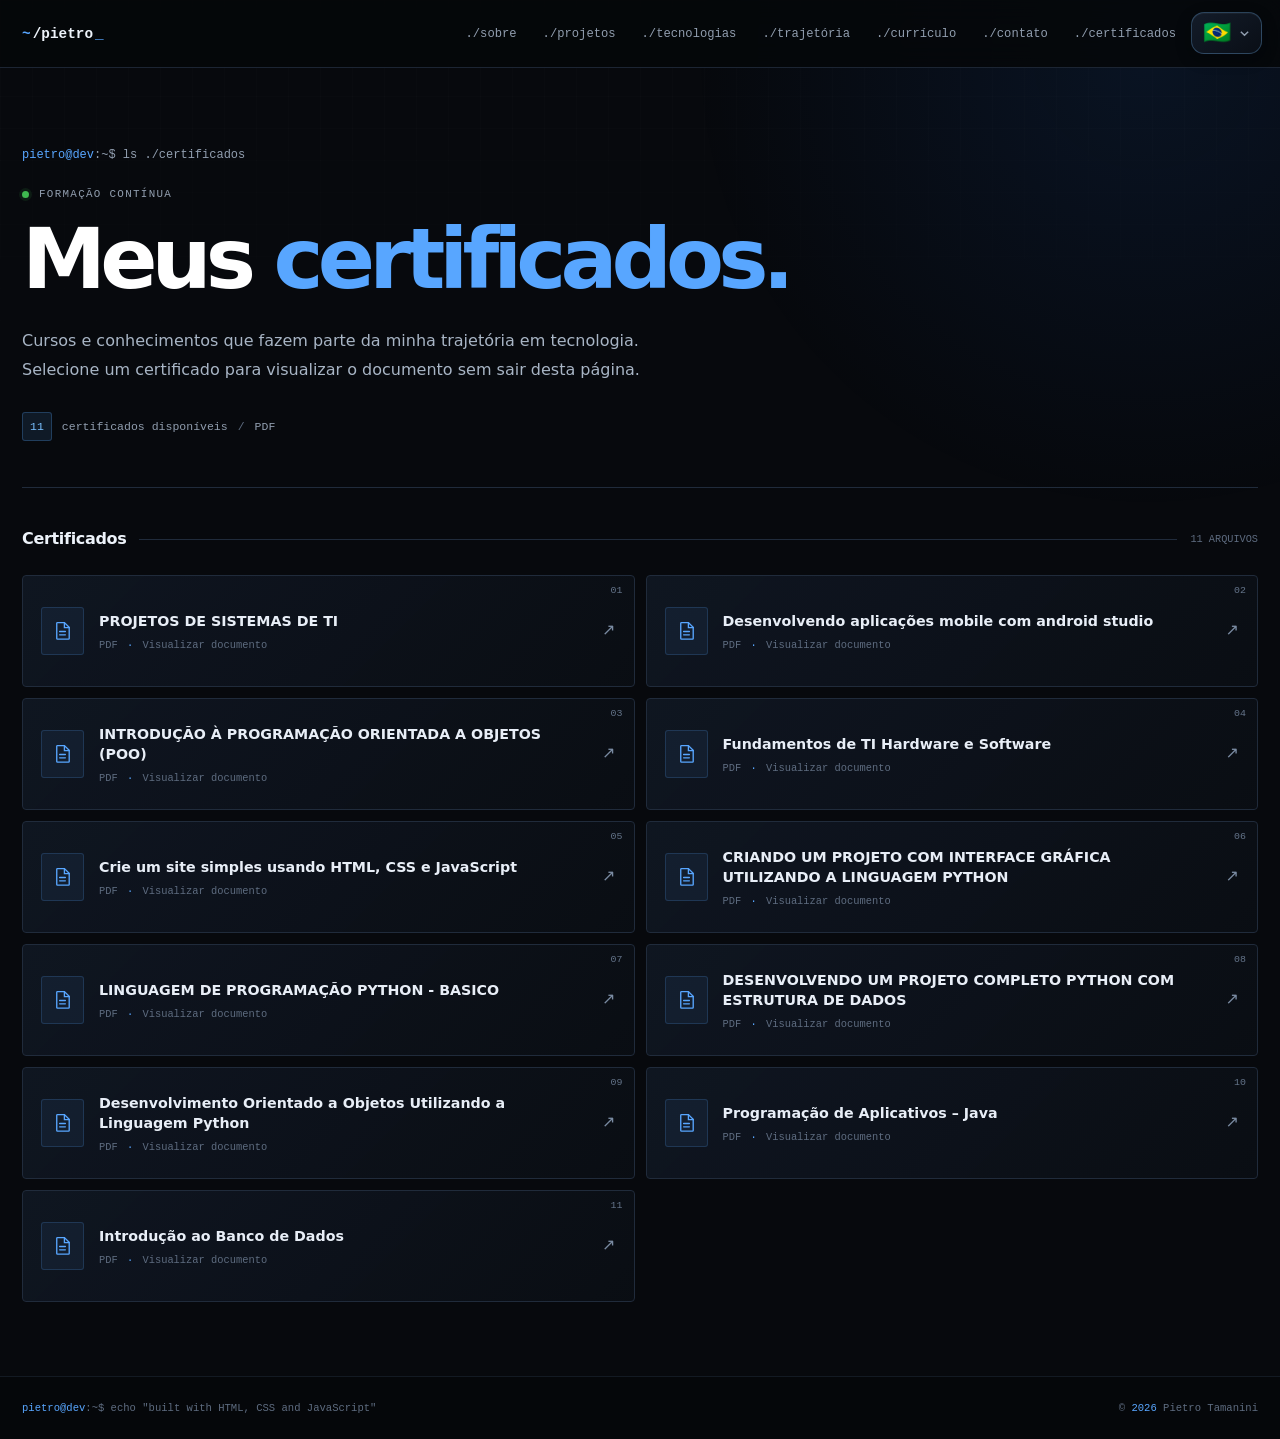
<file: certificados.html>
<!doctype html>

<html data-site-locale="pt" data-static-locale="true" lang="pt-BR">
<head>
<meta charset="utf-8"/>
<meta content="width=device-width, initial-scale=1" name="viewport"/>
<meta content="strict-origin-when-cross-origin" name="referrer"/>
<meta content="#07090d" name="theme-color"/>
<meta content="dark" name="color-scheme"/>
<meta content="Pietro Tamanini" name="application-name"/>
<meta content="Pietro Ramos Tamanini" name="author"/>
<meta content="Conheça 11 certificados de Pietro Tamanini em programação Python e Java, desenvolvimento web, bancos de dados, hardware e aplicações móveis." name="description"/>
<meta content="index, follow, max-snippet:-1, max-image-preview:large, max-video-preview:-1" name="robots"/>
<meta content="index, follow, max-snippet:-1, max-image-preview:large, max-video-preview:-1" name="googlebot"/>
<title>Certificados de Cursos | Pietro Tamanini</title>
<link href="https://pietro.tamanini.dev.br/certificados.html" rel="canonical"/>
<link href="https://pietro.tamanini.dev.br/certificados.html" hreflang="pt-BR" rel="alternate"/>
<link href="https://pietro.tamanini.dev.br/certificates.html" hreflang="en" rel="alternate"/>
<link href="https://pietro.tamanini.dev.br/certificados-es.html" hreflang="es" rel="alternate"/>
<link href="https://pietro.tamanini.dev.br/certificados.html" hreflang="x-default" rel="alternate"/>
<meta content="website" property="og:type"/>
<meta content="Pietro Tamanini | Desenvolvedor Full Stack Júnior" property="og:site_name"/>
<meta content="pt_BR" property="og:locale"/>
<meta content="en_US" property="og:locale:alternate"/>
<meta content="es_ES" property="og:locale:alternate"/>
<meta content="Certificados de Cursos | Pietro Tamanini" property="og:title"/>
<meta content="Conheça 11 certificados de Pietro Tamanini em programação Python e Java, desenvolvimento web, bancos de dados, hardware e aplicações móveis." property="og:description"/>
<meta content="https://pietro.tamanini.dev.br/certificados.html" property="og:url"/>
<meta content="https://pietro.tamanini.dev.br/assets/img/og-cover.png" property="og:image"/>
<meta content="https://pietro.tamanini.dev.br/assets/img/og-cover.png" property="og:image:secure_url"/>
<meta content="image/png" property="og:image:type"/>
<meta content="1200" property="og:image:width"/>
<meta content="630" property="og:image:height"/>
<meta content="Certificados de Pietro Tamanini" property="og:image:alt"/>
<meta content="summary_large_image" name="twitter:card"/>
<meta content="Certificados de Cursos | Pietro Tamanini" name="twitter:title"/>
<meta content="Conheça 11 certificados de Pietro Tamanini em programação Python e Java, desenvolvimento web, bancos de dados, hardware e aplicações móveis." name="twitter:description"/>
<meta content="https://pietro.tamanini.dev.br/assets/img/og-cover.png" name="twitter:image"/>
<meta content="Certificados de Pietro Tamanini" name="twitter:image:alt"/>
<link href="assets/img/favicon.svg" rel="icon" type="image/svg+xml"/>
<link href="assets/img/icon-192.png" rel="icon" sizes="192x192" type="image/png"/>
<link href="assets/img/apple-touch-icon.png" rel="apple-touch-icon" sizes="180x180"/>
<link href="site.webmanifest" rel="manifest"/>
<script>document.documentElement.classList.add("js");</script>
<link href="assets/css/style.css?v=20261028-seo1" rel="stylesheet"/>
<link href="assets/css/certificados.css?v=20261028-seo1" rel="stylesheet"/>
<script id="seo-structured-data" type="application/ld+json">
{
  "@context": "https://schema.org",
  "@graph": [
    {
      "@type": "WebSite",
      "@id": "https://pietro.tamanini.dev.br/#website",
      "url": "https://pietro.tamanini.dev.br/",
      "name": "Pietro Tamanini | Desenvolvedor Full Stack Júnior",
      "description": "Portfólio de Pietro Ramos Tamanini, desenvolvedor Full Stack júnior em Joinville, SC. Projetos com JavaScript, Python, PHP, APIs, bancos de dados e Docker.",
      "inLanguage": "pt-BR",
      "publisher": {
        "@id": "https://pietro.tamanini.dev.br/#person"
      }
    },
    {
      "@type": "CollectionPage",
      "@id": "https://pietro.tamanini.dev.br/certificados.html#webpage",
      "url": "https://pietro.tamanini.dev.br/certificados.html",
      "name": "Certificados de Cursos | Pietro Tamanini",
      "description": "Conheça 11 certificados de Pietro Tamanini em programação Python e Java, desenvolvimento web, bancos de dados, hardware e aplicações móveis.",
      "inLanguage": "pt-BR",
      "isPartOf": {
        "@id": "https://pietro.tamanini.dev.br/#website"
      },
      "about": {
        "@id": "https://pietro.tamanini.dev.br/#person"
      },
      "mainEntity": {
        "@id": "https://pietro.tamanini.dev.br/certificados.html#certificate-list"
      }
    },
    {
      "@type": "ItemList",
      "@id": "https://pietro.tamanini.dev.br/certificados.html#certificate-list",
      "name": "Certificados",
      "description": "Conheça 11 certificados de Pietro Tamanini em programação Python e Java, desenvolvimento web, bancos de dados, hardware e aplicações móveis.",
      "itemListOrder": "https://schema.org/ItemListOrderAscending",
      "numberOfItems": 11,
      "itemListElement": [
        {
          "@type": "ListItem",
          "position": 1,
          "item": {
            "@type": "CreativeWork",
            "name": "PROJETOS DE SISTEMAS DE TI",
            "url": "https://pietro.tamanini.dev.br/assets/certificados/projetos-de-sistemas-de-ti.pdf",
            "encodingFormat": "application/pdf",
            "inLanguage": "pt-BR"
          }
        },
        {
          "@type": "ListItem",
          "position": 2,
          "item": {
            "@type": "CreativeWork",
            "name": "Desenvolvendo aplicações mobile com android studio",
            "url": "https://pietro.tamanini.dev.br/assets/certificados/desenvolvendo-aplicacoes-mobile-com-android-studio.pdf",
            "encodingFormat": "application/pdf",
            "inLanguage": "pt-BR"
          }
        },
        {
          "@type": "ListItem",
          "position": 3,
          "item": {
            "@type": "CreativeWork",
            "name": "INTRODUÇÃO À PROGRAMAÇÃO ORIENTADA A OBJETOS (POO)",
            "url": "https://pietro.tamanini.dev.br/assets/certificados/introducao-a-programacao-orientada-a-objetos-poo.pdf",
            "encodingFormat": "application/pdf",
            "inLanguage": "pt-BR"
          }
        },
        {
          "@type": "ListItem",
          "position": 4,
          "item": {
            "@type": "CreativeWork",
            "name": "Fundamentos de TI Hardware e Software",
            "url": "https://pietro.tamanini.dev.br/assets/certificados/fundamentos-de-ti-hardware-e-software.pdf",
            "encodingFormat": "application/pdf",
            "inLanguage": "pt-BR"
          }
        },
        {
          "@type": "ListItem",
          "position": 5,
          "item": {
            "@type": "CreativeWork",
            "name": "Crie um site simples usando HTML, CSS e JavaScript",
            "url": "https://pietro.tamanini.dev.br/assets/certificados/crie-um-site-simples-usando-html-css-e-javascript.pdf",
            "encodingFormat": "application/pdf",
            "inLanguage": "pt-BR"
          }
        },
        {
          "@type": "ListItem",
          "position": 6,
          "item": {
            "@type": "CreativeWork",
            "name": "CRIANDO UM PROJETO COM INTERFACE GRÁFICA UTILIZANDO A LINGUAGEM PYTHON",
            "url": "https://pietro.tamanini.dev.br/assets/certificados/criando-um-projeto-com-interface-grafica-utilizando-a-linguagem-python.pdf",
            "encodingFormat": "application/pdf",
            "inLanguage": "pt-BR"
          }
        },
        {
          "@type": "ListItem",
          "position": 7,
          "item": {
            "@type": "CreativeWork",
            "name": "LINGUAGEM DE PROGRAMAÇÃO PYTHON - BASICO",
            "url": "https://pietro.tamanini.dev.br/assets/certificados/linguagem-de-programacao-python-basico.pdf",
            "encodingFormat": "application/pdf",
            "inLanguage": "pt-BR"
          }
        },
        {
          "@type": "ListItem",
          "position": 8,
          "item": {
            "@type": "CreativeWork",
            "name": "DESENVOLVENDO UM PROJETO COMPLETO PYTHON COM ESTRUTURA DE DADOS",
            "url": "https://pietro.tamanini.dev.br/assets/certificados/desenvolvendo-um-projeto-completo-python-com-estrutura-de-dados.pdf",
            "encodingFormat": "application/pdf",
            "inLanguage": "pt-BR"
          }
        },
        {
          "@type": "ListItem",
          "position": 9,
          "item": {
            "@type": "CreativeWork",
            "name": "Desenvolvimento Orientado a Objetos Utilizando a Linguagem Python",
            "url": "https://pietro.tamanini.dev.br/assets/certificados/desenvolvimento-orientado-a-objetos-utilizando-a-linguagem-python.pdf",
            "encodingFormat": "application/pdf",
            "inLanguage": "pt-BR"
          }
        },
        {
          "@type": "ListItem",
          "position": 10,
          "item": {
            "@type": "CreativeWork",
            "name": "Programação de Aplicativos – Java",
            "url": "https://pietro.tamanini.dev.br/assets/certificados/programacao-de-aplicativos-java.pdf",
            "encodingFormat": "application/pdf",
            "inLanguage": "pt-BR"
          }
        },
        {
          "@type": "ListItem",
          "position": 11,
          "item": {
            "@type": "CreativeWork",
            "name": "Introdução ao Banco de Dados",
            "url": "https://pietro.tamanini.dev.br/assets/certificados/introducao-ao-banco-de-dados.pdf",
            "encodingFormat": "application/pdf",
            "inLanguage": "pt-BR"
          }
        }
      ]
    },
    {
      "@type": "Person",
      "@id": "https://pietro.tamanini.dev.br/#person",
      "name": "Pietro Ramos Tamanini",
      "alternateName": "Pietro Tamanini",
      "url": "https://pietro.tamanini.dev.br/",
      "sameAs": [
        "https://github.com/PietroTamanini",
        "https://www.linkedin.com/in/pietrotamanini/"
      ]
    }
  ]
}
</script>
<script defer="" src="assets/js/main.js?v=20261028-seo1"></script>
<script defer="" src="assets/js/certificados.js?v=20261028-seo1"></script>
<style>.certificates-page .site-header{height:var(--header-height,68px)}@media(max-width:760px){.certificates-page .site-header{height:var(--header-height,62px)}}</style>
</head>
<body class="certificates-page">
<div aria-hidden="true" class="scroll-progress"><span></span></div>
<a class="skip-link" href="#main">Pular para o conteúdo</a>
<header class="site-header">
<div class="container header-inner">
<a aria-label="Início" class="terminal-brand" href="index.html#top">
<span class="prompt">~</span><span>/pietro</span><span aria-hidden="true" class="cursor">_</span>
</a>
<button aria-controls="main-nav" aria-expanded="false" aria-label="Abrir menu de navegação" class="menu-toggle" type="button">
<span></span><span></span><span></span>
</button>
<div aria-label="Selecionar idioma" class="language-switcher" data-language-switcher="">
<button aria-controls="language-menu" aria-expanded="false" aria-haspopup="true" aria-label="Mudar idioma" class="language-trigger" data-language-menu-trigger="" type="button">
<span aria-hidden="true" class="language-current-flag" data-current-language-flag="">🇧🇷</span>
<svg aria-hidden="true" class="language-chevron" viewbox="0 0 12 12"><path d="m2 4 4 4 4-4"></path></svg>
</button>
<div aria-label="Selecionar idioma" class="language-menu" data-language-menu="" data-no-translate="" hidden="" id="language-menu" role="group">
<button aria-label="Português (Brasil)" aria-pressed="true" aria-selected="true" class="language-option is-active" data-set-language="pt" type="button">
<span aria-hidden="true" class="language-option-flag">🇧🇷</span>
<span class="language-option-copy"><strong>Português</strong><small>Brasil</small></span>
<span aria-hidden="true" class="language-option-check">✓</span>
</button>
<button aria-label="English (United States)" aria-pressed="false" aria-selected="false" class="language-option" data-set-language="en" type="button">
<span aria-hidden="true" class="language-option-flag">🇺🇸</span>
<span class="language-option-copy"><strong>English</strong><small>United States</small></span>
<span aria-hidden="true" class="language-option-check">✓</span>
</button>
<button aria-label="Español" aria-pressed="false" aria-selected="false" class="language-option" data-set-language="es" type="button">
<span aria-hidden="true" class="language-option-flag">🇪🇸</span>
<span class="language-option-copy"><strong>Español</strong><small>Internacional</small></span>
<span aria-hidden="true" class="language-option-check">✓</span>
</button>
</div>
</div>
<nav aria-label="Navegação principal" class="main-nav" id="main-nav">
<a href="index.html#about">./sobre</a>
<a href="index.html#projects">./projetos</a>
<a href="index.html#stack">./tecnologias</a>
<a href="index.html#log">./trajetória</a>
<a href="index.html#cv">./currículo</a>
<a href="index.html#contact">./contato</a>
<a aria-current="page" href="certificados.html">./certificados</a>
</nav>
</div>
</header>
<main class="container" id="main">
<section class="intro">
<p class="command"><span>pietro@dev</span>:~$ ls ./certificados</p>
<p class="eyebrow"><span class="status-dot"></span> FORMAÇÃO CONTÍNUA</p>
<h1>Meus <span>certificados.</span></h1>
<p class="description">Cursos e conhecimentos que fazem parte da minha trajetória em tecnologia. Selecione um certificado para visualizar o documento sem sair desta página.</p>
<div class="summary"><span class="summary-count">11</span><span>certificados disponíveis</span><span class="summary-divider">/</span><span>PDF</span></div>
</section>
<section aria-label="Lista de certificados" class="certificates">
<div class="section-heading"><h2>Certificados</h2><span class="heading-line"></span><span class="heading-count">11 ARQUIVOS</span></div>
<div class="certificate-grid">
<a aria-haspopup="dialog" class="certificate-card" data-pdf="assets/certificados/projetos-de-sistemas-de-ti.pdf" data-title="PROJETOS DE SISTEMAS DE TI" href="assets/certificados/projetos-de-sistemas-de-ti.pdf">
<span class="card-index">01</span>
<span aria-hidden="true" class="file-icon"><svg fill="none" viewbox="0 0 24 24"><path d="M7 3.75h7l5 5v11.5a.75.75 0 0 1-.75.75h-11.5A.75.75 0 0 1 6 20.25V4.5a.75.75 0 0 1 .75-.75Z" stroke="currentColor" stroke-width="1.4"></path><path d="M14 4v5h5M9 13h6M9 16.5h6" stroke="currentColor" stroke-linecap="round" stroke-width="1.4"></path></svg></span>
<span class="card-copy"><span class="card-title">PROJETOS DE SISTEMAS DE TI</span><span class="card-meta">PDF <span>·</span> Visualizar documento</span></span>
<span aria-hidden="true" class="card-arrow">↗</span>
</a>
<a aria-haspopup="dialog" class="certificate-card" data-pdf="assets/certificados/desenvolvendo-aplicacoes-mobile-com-android-studio.pdf" data-title="Desenvolvendo aplicações mobile com android studio" href="assets/certificados/desenvolvendo-aplicacoes-mobile-com-android-studio.pdf">
<span class="card-index">02</span>
<span aria-hidden="true" class="file-icon"><svg fill="none" viewbox="0 0 24 24"><path d="M7 3.75h7l5 5v11.5a.75.75 0 0 1-.75.75h-11.5A.75.75 0 0 1 6 20.25V4.5a.75.75 0 0 1 .75-.75Z" stroke="currentColor" stroke-width="1.4"></path><path d="M14 4v5h5M9 13h6M9 16.5h6" stroke="currentColor" stroke-linecap="round" stroke-width="1.4"></path></svg></span>
<span class="card-copy"><span class="card-title">Desenvolvendo aplicações mobile com android studio</span><span class="card-meta">PDF <span>·</span> Visualizar documento</span></span>
<span aria-hidden="true" class="card-arrow">↗</span>
</a>
<a aria-haspopup="dialog" class="certificate-card" data-pdf="assets/certificados/introducao-a-programacao-orientada-a-objetos-poo.pdf" data-title="INTRODUÇÃO À PROGRAMAÇÃO ORIENTADA A OBJETOS (POO)" href="assets/certificados/introducao-a-programacao-orientada-a-objetos-poo.pdf">
<span class="card-index">03</span>
<span aria-hidden="true" class="file-icon"><svg fill="none" viewbox="0 0 24 24"><path d="M7 3.75h7l5 5v11.5a.75.75 0 0 1-.75.75h-11.5A.75.75 0 0 1 6 20.25V4.5a.75.75 0 0 1 .75-.75Z" stroke="currentColor" stroke-width="1.4"></path><path d="M14 4v5h5M9 13h6M9 16.5h6" stroke="currentColor" stroke-linecap="round" stroke-width="1.4"></path></svg></span>
<span class="card-copy"><span class="card-title">INTRODUÇÃO À PROGRAMAÇÃO ORIENTADA A OBJETOS (POO)</span><span class="card-meta">PDF <span>·</span> Visualizar documento</span></span>
<span aria-hidden="true" class="card-arrow">↗</span>
</a>
<a aria-haspopup="dialog" class="certificate-card" data-pdf="assets/certificados/fundamentos-de-ti-hardware-e-software.pdf" data-title="Fundamentos de TI Hardware e Software" href="assets/certificados/fundamentos-de-ti-hardware-e-software.pdf">
<span class="card-index">04</span>
<span aria-hidden="true" class="file-icon"><svg fill="none" viewbox="0 0 24 24"><path d="M7 3.75h7l5 5v11.5a.75.75 0 0 1-.75.75h-11.5A.75.75 0 0 1 6 20.25V4.5a.75.75 0 0 1 .75-.75Z" stroke="currentColor" stroke-width="1.4"></path><path d="M14 4v5h5M9 13h6M9 16.5h6" stroke="currentColor" stroke-linecap="round" stroke-width="1.4"></path></svg></span>
<span class="card-copy"><span class="card-title">Fundamentos de TI Hardware e Software</span><span class="card-meta">PDF <span>·</span> Visualizar documento</span></span>
<span aria-hidden="true" class="card-arrow">↗</span>
</a>
<a aria-haspopup="dialog" class="certificate-card" data-pdf="assets/certificados/crie-um-site-simples-usando-html-css-e-javascript.pdf" data-title="Crie um site simples usando HTML, CSS e JavaScript" href="assets/certificados/crie-um-site-simples-usando-html-css-e-javascript.pdf">
<span class="card-index">05</span>
<span aria-hidden="true" class="file-icon"><svg fill="none" viewbox="0 0 24 24"><path d="M7 3.75h7l5 5v11.5a.75.75 0 0 1-.75.75h-11.5A.75.75 0 0 1 6 20.25V4.5a.75.75 0 0 1 .75-.75Z" stroke="currentColor" stroke-width="1.4"></path><path d="M14 4v5h5M9 13h6M9 16.5h6" stroke="currentColor" stroke-linecap="round" stroke-width="1.4"></path></svg></span>
<span class="card-copy"><span class="card-title">Crie um site simples usando HTML, CSS e JavaScript</span><span class="card-meta">PDF <span>·</span> Visualizar documento</span></span>
<span aria-hidden="true" class="card-arrow">↗</span>
</a>
<a aria-haspopup="dialog" class="certificate-card" data-pdf="assets/certificados/criando-um-projeto-com-interface-grafica-utilizando-a-linguagem-python.pdf" data-title="CRIANDO UM PROJETO COM INTERFACE GRÁFICA UTILIZANDO A LINGUAGEM PYTHON" href="assets/certificados/criando-um-projeto-com-interface-grafica-utilizando-a-linguagem-python.pdf">
<span class="card-index">06</span>
<span aria-hidden="true" class="file-icon"><svg fill="none" viewbox="0 0 24 24"><path d="M7 3.75h7l5 5v11.5a.75.75 0 0 1-.75.75h-11.5A.75.75 0 0 1 6 20.25V4.5a.75.75 0 0 1 .75-.75Z" stroke="currentColor" stroke-width="1.4"></path><path d="M14 4v5h5M9 13h6M9 16.5h6" stroke="currentColor" stroke-linecap="round" stroke-width="1.4"></path></svg></span>
<span class="card-copy"><span class="card-title">CRIANDO UM PROJETO COM INTERFACE GRÁFICA UTILIZANDO A LINGUAGEM PYTHON</span><span class="card-meta">PDF <span>·</span> Visualizar documento</span></span>
<span aria-hidden="true" class="card-arrow">↗</span>
</a>
<a aria-haspopup="dialog" class="certificate-card" data-pdf="assets/certificados/linguagem-de-programacao-python-basico.pdf" data-title="LINGUAGEM DE PROGRAMAÇÃO PYTHON - BASICO" href="assets/certificados/linguagem-de-programacao-python-basico.pdf">
<span class="card-index">07</span>
<span aria-hidden="true" class="file-icon"><svg fill="none" viewbox="0 0 24 24"><path d="M7 3.75h7l5 5v11.5a.75.75 0 0 1-.75.75h-11.5A.75.75 0 0 1 6 20.25V4.5a.75.75 0 0 1 .75-.75Z" stroke="currentColor" stroke-width="1.4"></path><path d="M14 4v5h5M9 13h6M9 16.5h6" stroke="currentColor" stroke-linecap="round" stroke-width="1.4"></path></svg></span>
<span class="card-copy"><span class="card-title">LINGUAGEM DE PROGRAMAÇÃO PYTHON - BASICO</span><span class="card-meta">PDF <span>·</span> Visualizar documento</span></span>
<span aria-hidden="true" class="card-arrow">↗</span>
</a>
<a aria-haspopup="dialog" class="certificate-card" data-pdf="assets/certificados/desenvolvendo-um-projeto-completo-python-com-estrutura-de-dados.pdf" data-title="DESENVOLVENDO UM PROJETO COMPLETO PYTHON COM ESTRUTURA DE DADOS" href="assets/certificados/desenvolvendo-um-projeto-completo-python-com-estrutura-de-dados.pdf">
<span class="card-index">08</span>
<span aria-hidden="true" class="file-icon"><svg fill="none" viewbox="0 0 24 24"><path d="M7 3.75h7l5 5v11.5a.75.75 0 0 1-.75.75h-11.5A.75.75 0 0 1 6 20.25V4.5a.75.75 0 0 1 .75-.75Z" stroke="currentColor" stroke-width="1.4"></path><path d="M14 4v5h5M9 13h6M9 16.5h6" stroke="currentColor" stroke-linecap="round" stroke-width="1.4"></path></svg></span>
<span class="card-copy"><span class="card-title">DESENVOLVENDO UM PROJETO COMPLETO PYTHON COM ESTRUTURA DE DADOS</span><span class="card-meta">PDF <span>·</span> Visualizar documento</span></span>
<span aria-hidden="true" class="card-arrow">↗</span>
</a>
<a aria-haspopup="dialog" class="certificate-card" data-pdf="assets/certificados/desenvolvimento-orientado-a-objetos-utilizando-a-linguagem-python.pdf" data-title="Desenvolvimento Orientado a Objetos Utilizando a Linguagem Python" href="assets/certificados/desenvolvimento-orientado-a-objetos-utilizando-a-linguagem-python.pdf">
<span class="card-index">09</span>
<span aria-hidden="true" class="file-icon"><svg fill="none" viewbox="0 0 24 24"><path d="M7 3.75h7l5 5v11.5a.75.75 0 0 1-.75.75h-11.5A.75.75 0 0 1 6 20.25V4.5a.75.75 0 0 1 .75-.75Z" stroke="currentColor" stroke-width="1.4"></path><path d="M14 4v5h5M9 13h6M9 16.5h6" stroke="currentColor" stroke-linecap="round" stroke-width="1.4"></path></svg></span>
<span class="card-copy"><span class="card-title">Desenvolvimento Orientado a Objetos Utilizando a Linguagem Python</span><span class="card-meta">PDF <span>·</span> Visualizar documento</span></span>
<span aria-hidden="true" class="card-arrow">↗</span>
</a>
<a aria-haspopup="dialog" class="certificate-card" data-pdf="assets/certificados/programacao-de-aplicativos-java.pdf" data-title="Programação de Aplicativos – Java" href="assets/certificados/programacao-de-aplicativos-java.pdf">
<span class="card-index">10</span>
<span aria-hidden="true" class="file-icon"><svg fill="none" viewbox="0 0 24 24"><path d="M7 3.75h7l5 5v11.5a.75.75 0 0 1-.75.75h-11.5A.75.75 0 0 1 6 20.25V4.5a.75.75 0 0 1 .75-.75Z" stroke="currentColor" stroke-width="1.4"></path><path d="M14 4v5h5M9 13h6M9 16.5h6" stroke="currentColor" stroke-linecap="round" stroke-width="1.4"></path></svg></span>
<span class="card-copy"><span class="card-title">Programação de Aplicativos – Java</span><span class="card-meta">PDF <span>·</span> Visualizar documento</span></span>
<span aria-hidden="true" class="card-arrow">↗</span>
</a>
<a aria-haspopup="dialog" class="certificate-card" data-pdf="assets/certificados/introducao-ao-banco-de-dados.pdf" data-title="Introdução ao Banco de Dados" href="assets/certificados/introducao-ao-banco-de-dados.pdf">
<span class="card-index">11</span>
<span aria-hidden="true" class="file-icon"><svg fill="none" viewbox="0 0 24 24"><path d="M7 3.75h7l5 5v11.5a.75.75 0 0 1-.75.75h-11.5A.75.75 0 0 1 6 20.25V4.5a.75.75 0 0 1 .75-.75Z" stroke="currentColor" stroke-width="1.4"></path><path d="M14 4v5h5M9 13h6M9 16.5h6" stroke="currentColor" stroke-linecap="round" stroke-width="1.4"></path></svg></span>
<span class="card-copy"><span class="card-title">Introdução ao Banco de Dados</span><span class="card-meta">PDF <span>·</span> Visualizar documento</span></span>
<span aria-hidden="true" class="card-arrow">↗</span>
</a>
</div>
</section>
</main>
<div class="pdf-modal" hidden="" id="pdf-modal">
<button aria-label="Fechar visualizador" class="modal-backdrop" data-close-modal="" type="button"></button>
<section aria-labelledby="modal-title" aria-modal="true" class="modal-panel" role="dialog">
<header class="modal-header">
<div class="modal-heading"><span aria-hidden="true" class="modal-file-icon">PDF</span><div><h2 id="modal-title">Certificado</h2><p>Visualização do documento</p></div></div>
<div class="modal-actions">
<a class="open-pdf" href="#" id="open-pdf" rel="noopener" target="_blank">Abrir em outra aba ↗</a>
<button aria-label="Fechar janela" class="close-modal" data-close-modal="" type="button">×</button>
</div>
</header>
<div class="pdf-frame-wrap"><iframe id="pdf-frame" src="about:blank" title="Visualizador de certificado PDF"></iframe></div>
<div class="modal-footer"><span><span class="status-dot"></span> Documento carregado localmente</span><button class="close-text" data-close-modal="" type="button">Fechar visualização <span aria-hidden="true">×</span></button></div>
</section>
</div>
<footer class="site-footer">
<div class="container footer-inner">
<p><span>pietro@dev</span>:~$ echo "built with HTML, CSS and JavaScript"</p>
<p>© <span id="current-year">2026</span> Pietro Tamanini</p>
</div>
</footer>
<div aria-live="polite" class="toast" role="status"></div>
</body>
</html>
</file>
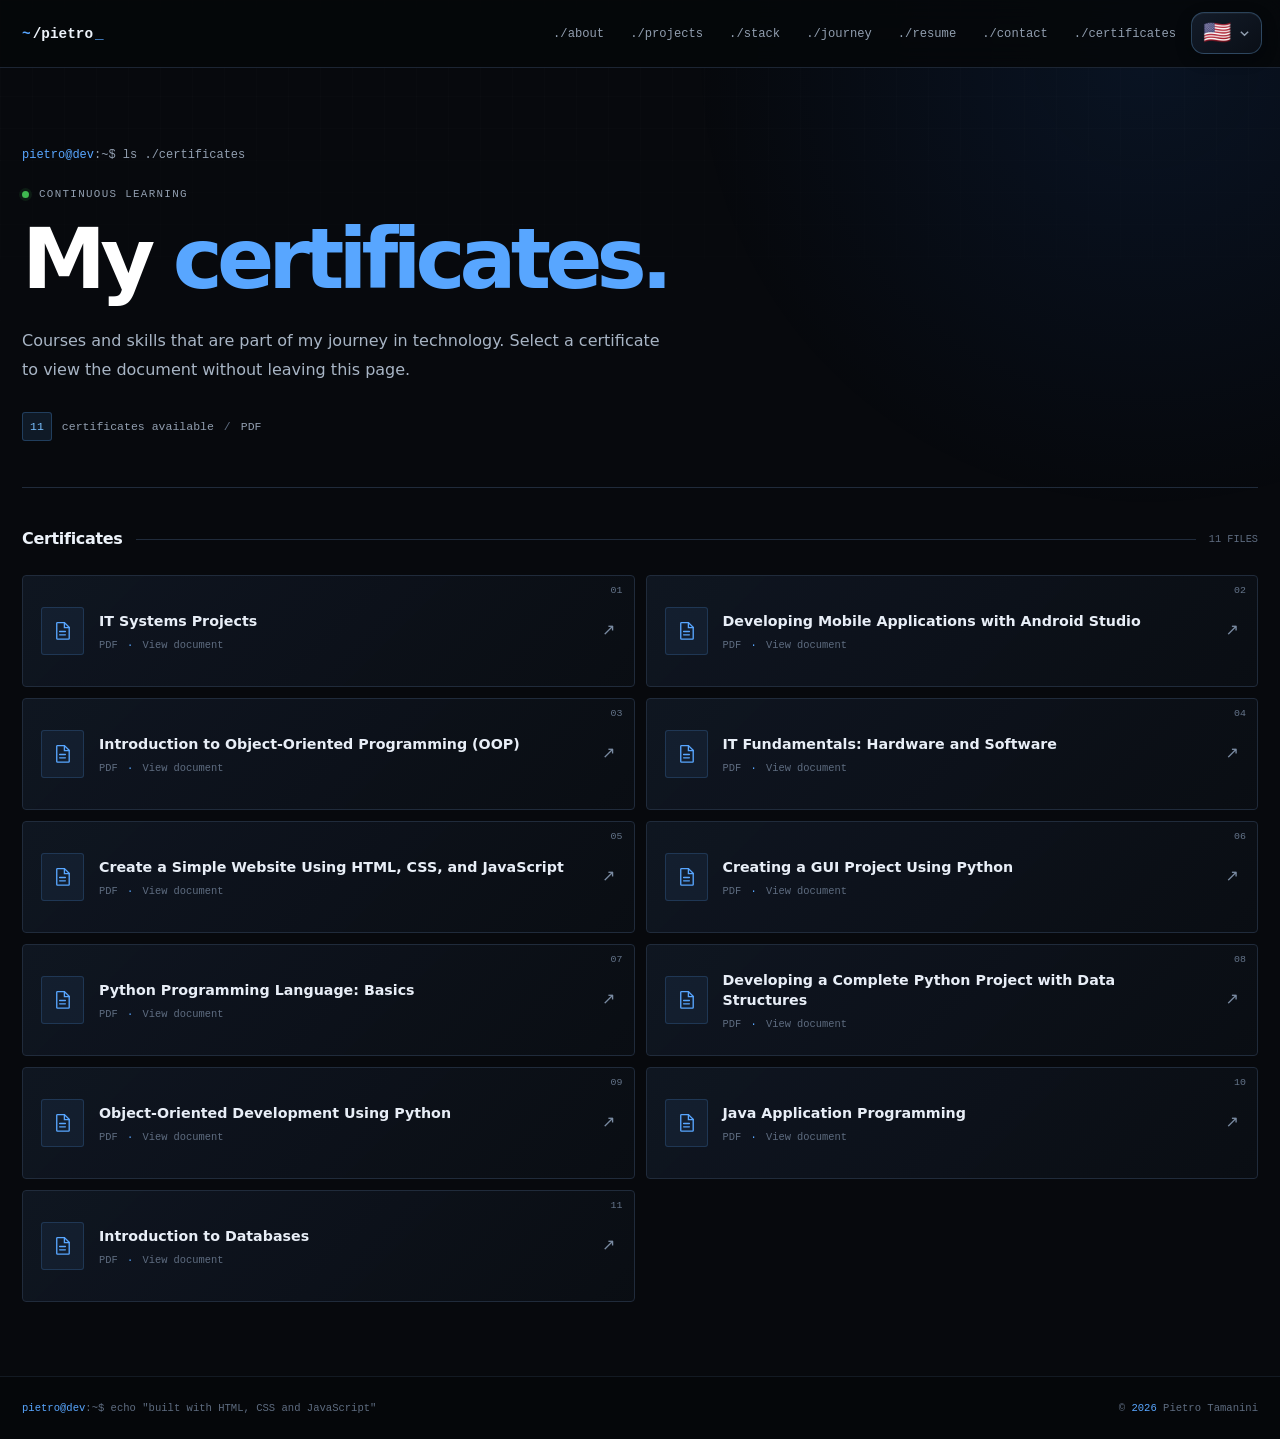
<file: certificates.html>
<!doctype html>

<html data-site-locale="en" data-static-locale="true" lang="en">
<head>
<meta charset="utf-8"/>
<meta content="width=device-width, initial-scale=1" name="viewport"/>
<meta content="strict-origin-when-cross-origin" name="referrer"/>
<meta content="#07090d" name="theme-color"/>
<meta content="dark" name="color-scheme"/>
<meta content="Pietro Tamanini" name="application-name"/>
<meta content="Pietro Ramos Tamanini" name="author"/>
<meta content="Explore 11 course certificates held by Pietro Tamanini in Python and Java programming, web development, databases, IT hardware, and mobile apps." name="description"/>
<meta content="index, follow, max-snippet:-1, max-image-preview:large, max-video-preview:-1" name="robots"/>
<meta content="index, follow, max-snippet:-1, max-image-preview:large, max-video-preview:-1" name="googlebot"/>
<title>Course Certificates | Pietro Tamanini</title>
<link href="https://pietro.tamanini.dev.br/certificates.html" rel="canonical"/>
<link href="https://pietro.tamanini.dev.br/certificados.html" hreflang="pt-BR" rel="alternate"/>
<link href="https://pietro.tamanini.dev.br/certificates.html" hreflang="en" rel="alternate"/>
<link href="https://pietro.tamanini.dev.br/certificados-es.html" hreflang="es" rel="alternate"/>
<link href="https://pietro.tamanini.dev.br/certificados.html" hreflang="x-default" rel="alternate"/>
<meta content="website" property="og:type"/>
<meta content="Pietro Tamanini | Junior Full Stack Developer" property="og:site_name"/>
<meta content="en_US" property="og:locale"/>
<meta content="pt_BR" property="og:locale:alternate"/>
<meta content="es_ES" property="og:locale:alternate"/>
<meta content="Course Certificates | Pietro Tamanini" property="og:title"/>
<meta content="Explore 11 course certificates held by Pietro Tamanini in Python and Java programming, web development, databases, IT hardware, and mobile apps." property="og:description"/>
<meta content="https://pietro.tamanini.dev.br/certificates.html" property="og:url"/>
<meta content="https://pietro.tamanini.dev.br/assets/img/og-cover-en.png" property="og:image"/>
<meta content="https://pietro.tamanini.dev.br/assets/img/og-cover-en.png" property="og:image:secure_url"/>
<meta content="image/png" property="og:image:type"/>
<meta content="1200" property="og:image:width"/>
<meta content="630" property="og:image:height"/>
<meta content="Certificates de Pietro Tamanini" property="og:image:alt"/>
<meta content="summary_large_image" name="twitter:card"/>
<meta content="Course Certificates | Pietro Tamanini" name="twitter:title"/>
<meta content="Explore 11 course certificates held by Pietro Tamanini in Python and Java programming, web development, databases, IT hardware, and mobile apps." name="twitter:description"/>
<meta content="https://pietro.tamanini.dev.br/assets/img/og-cover-en.png" name="twitter:image"/>
<meta content="Certificates de Pietro Tamanini" name="twitter:image:alt"/>
<link href="assets/img/favicon.svg" rel="icon" type="image/svg+xml"/>
<link href="assets/img/icon-192.png" rel="icon" sizes="192x192" type="image/png"/>
<link href="assets/img/apple-touch-icon.png" rel="apple-touch-icon" sizes="180x180"/>
<link href="site.webmanifest" rel="manifest"/>
<script>document.documentElement.classList.add("js");</script>
<link href="assets/css/style.css?v=20261028-seo1" rel="stylesheet"/>
<link href="assets/css/certificados.css?v=20261028-seo1" rel="stylesheet"/>
<script id="seo-structured-data" type="application/ld+json">
{
  "@context": "https://schema.org",
  "@graph": [
    {
      "@type": "WebSite",
      "@id": "https://pietro.tamanini.dev.br/#website",
      "url": "https://pietro.tamanini.dev.br/",
      "name": "Pietro Tamanini | Junior Full Stack Developer",
      "description": "Portfolio of Pietro Tamanini, a junior Full Stack Developer in Joinville, Brazil. Projects using Python, PHP, JavaScript, APIs, databases, and Docker.",
      "inLanguage": "en",
      "publisher": {
        "@id": "https://pietro.tamanini.dev.br/#person"
      }
    },
    {
      "@type": "CollectionPage",
      "@id": "https://pietro.tamanini.dev.br/certificates.html#webpage",
      "url": "https://pietro.tamanini.dev.br/certificates.html",
      "name": "Course Certificates | Pietro Tamanini",
      "description": "Explore 11 course certificates held by Pietro Tamanini in Python and Java programming, web development, databases, IT hardware, and mobile apps.",
      "inLanguage": "en",
      "isPartOf": {
        "@id": "https://pietro.tamanini.dev.br/#website"
      },
      "about": {
        "@id": "https://pietro.tamanini.dev.br/#person"
      },
      "mainEntity": {
        "@id": "https://pietro.tamanini.dev.br/certificates.html#certificate-list"
      }
    },
    {
      "@type": "ItemList",
      "@id": "https://pietro.tamanini.dev.br/certificates.html#certificate-list",
      "name": "Certificates",
      "description": "Explore 11 course certificates held by Pietro Tamanini in Python and Java programming, web development, databases, IT hardware, and mobile apps.",
      "itemListOrder": "https://schema.org/ItemListOrderAscending",
      "numberOfItems": 11,
      "itemListElement": [
        {
          "@type": "ListItem",
          "position": 1,
          "item": {
            "@type": "CreativeWork",
            "name": "IT Systems Projects",
            "url": "https://pietro.tamanini.dev.br/assets/certificados/projetos-de-sistemas-de-ti.pdf",
            "encodingFormat": "application/pdf",
            "inLanguage": "pt-BR"
          }
        },
        {
          "@type": "ListItem",
          "position": 2,
          "item": {
            "@type": "CreativeWork",
            "name": "Developing Mobile Applications with Android Studio",
            "url": "https://pietro.tamanini.dev.br/assets/certificados/desenvolvendo-aplicacoes-mobile-com-android-studio.pdf",
            "encodingFormat": "application/pdf",
            "inLanguage": "pt-BR"
          }
        },
        {
          "@type": "ListItem",
          "position": 3,
          "item": {
            "@type": "CreativeWork",
            "name": "Introduction to Object-Oriented Programming (OOP)",
            "url": "https://pietro.tamanini.dev.br/assets/certificados/introducao-a-programacao-orientada-a-objetos-poo.pdf",
            "encodingFormat": "application/pdf",
            "inLanguage": "pt-BR"
          }
        },
        {
          "@type": "ListItem",
          "position": 4,
          "item": {
            "@type": "CreativeWork",
            "name": "IT Fundamentals: Hardware and Software",
            "url": "https://pietro.tamanini.dev.br/assets/certificados/fundamentos-de-ti-hardware-e-software.pdf",
            "encodingFormat": "application/pdf",
            "inLanguage": "pt-BR"
          }
        },
        {
          "@type": "ListItem",
          "position": 5,
          "item": {
            "@type": "CreativeWork",
            "name": "Create a Simple Website Using HTML, CSS, and JavaScript",
            "url": "https://pietro.tamanini.dev.br/assets/certificados/crie-um-site-simples-usando-html-css-e-javascript.pdf",
            "encodingFormat": "application/pdf",
            "inLanguage": "pt-BR"
          }
        },
        {
          "@type": "ListItem",
          "position": 6,
          "item": {
            "@type": "CreativeWork",
            "name": "Creating a GUI Project Using Python",
            "url": "https://pietro.tamanini.dev.br/assets/certificados/criando-um-projeto-com-interface-grafica-utilizando-a-linguagem-python.pdf",
            "encodingFormat": "application/pdf",
            "inLanguage": "pt-BR"
          }
        },
        {
          "@type": "ListItem",
          "position": 7,
          "item": {
            "@type": "CreativeWork",
            "name": "Python Programming Language: Basics",
            "url": "https://pietro.tamanini.dev.br/assets/certificados/linguagem-de-programacao-python-basico.pdf",
            "encodingFormat": "application/pdf",
            "inLanguage": "pt-BR"
          }
        },
        {
          "@type": "ListItem",
          "position": 8,
          "item": {
            "@type": "CreativeWork",
            "name": "Developing a Complete Python Project with Data Structures",
            "url": "https://pietro.tamanini.dev.br/assets/certificados/desenvolvendo-um-projeto-completo-python-com-estrutura-de-dados.pdf",
            "encodingFormat": "application/pdf",
            "inLanguage": "pt-BR"
          }
        },
        {
          "@type": "ListItem",
          "position": 9,
          "item": {
            "@type": "CreativeWork",
            "name": "Object-Oriented Development Using Python",
            "url": "https://pietro.tamanini.dev.br/assets/certificados/desenvolvimento-orientado-a-objetos-utilizando-a-linguagem-python.pdf",
            "encodingFormat": "application/pdf",
            "inLanguage": "pt-BR"
          }
        },
        {
          "@type": "ListItem",
          "position": 10,
          "item": {
            "@type": "CreativeWork",
            "name": "Java Application Programming",
            "url": "https://pietro.tamanini.dev.br/assets/certificados/programacao-de-aplicativos-java.pdf",
            "encodingFormat": "application/pdf",
            "inLanguage": "pt-BR"
          }
        },
        {
          "@type": "ListItem",
          "position": 11,
          "item": {
            "@type": "CreativeWork",
            "name": "Introduction to Databases",
            "url": "https://pietro.tamanini.dev.br/assets/certificados/introducao-ao-banco-de-dados.pdf",
            "encodingFormat": "application/pdf",
            "inLanguage": "pt-BR"
          }
        }
      ]
    },
    {
      "@type": "Person",
      "@id": "https://pietro.tamanini.dev.br/#person",
      "name": "Pietro Ramos Tamanini",
      "alternateName": "Pietro Tamanini",
      "url": "https://pietro.tamanini.dev.br/",
      "sameAs": [
        "https://github.com/PietroTamanini",
        "https://www.linkedin.com/in/pietrotamanini/"
      ]
    }
  ]
}
</script>
<script defer="" src="assets/js/main.js?v=20261028-seo1"></script>
<script defer="" src="assets/js/certificados.js?v=20261028-seo1"></script>
<style>.certificates-page .site-header{height:var(--header-height,68px)}@media(max-width:760px){.certificates-page .site-header{height:var(--header-height,62px)}}</style>
</head>
<body class="certificates-page">
<div aria-hidden="true" class="scroll-progress"><span></span></div>
<a class="skip-link" href="#main">Skip to content</a>
<header class="site-header">
<div class="container header-inner">
<a aria-label="Home" class="terminal-brand" href="en.html#top">
<span class="prompt">~</span><span>/pietro</span><span aria-hidden="true" class="cursor">_</span>
</a>
<button aria-controls="main-nav" aria-expanded="false" aria-label="Open navigation menu" class="menu-toggle" type="button">
<span></span><span></span><span></span>
</button>
<div aria-label="Choose a language" class="language-switcher" data-language-switcher="">
<button aria-controls="language-menu" aria-expanded="false" aria-haspopup="true" aria-label="Change language" class="language-trigger" data-language-menu-trigger="" type="button">
<span aria-hidden="true" class="language-current-flag" data-current-language-flag="">🇺🇸</span>
<svg aria-hidden="true" class="language-chevron" viewbox="0 0 12 12"><path d="m2 4 4 4 4-4"></path></svg>
</button>
<div aria-label="Choose a language" class="language-menu" data-language-menu="" data-no-translate="" hidden="" id="language-menu" role="group">
<button aria-label="Português (Brasil)" aria-pressed="false" aria-selected="false" class="language-option" data-set-language="pt" type="button">
<span aria-hidden="true" class="language-option-flag">🇧🇷</span>
<span class="language-option-copy"><strong>Português</strong><small>Brasil</small></span>
<span aria-hidden="true" class="language-option-check">✓</span>
</button>
<button aria-label="English (United States)" aria-pressed="true" aria-selected="true" class="language-option is-active" data-set-language="en" type="button">
<span aria-hidden="true" class="language-option-flag">🇺🇸</span>
<span class="language-option-copy"><strong>English</strong><small>United States</small></span>
<span aria-hidden="true" class="language-option-check">✓</span>
</button>
<button aria-label="Español" aria-pressed="false" aria-selected="false" class="language-option" data-set-language="es" type="button">
<span aria-hidden="true" class="language-option-flag">🇪🇸</span>
<span class="language-option-copy"><strong>Español</strong><small>Internacional</small></span>
<span aria-hidden="true" class="language-option-check">✓</span>
</button>
</div>
</div>
<nav aria-label="Main navigation" class="main-nav" id="main-nav">
<a href="en.html#about">./about</a>
<a href="en.html#projects">./projects</a>
<a href="en.html#stack">./stack</a>
<a href="en.html#log">./journey</a>
<a href="en.html#cv">./resume</a>
<a href="en.html#contact">./contact</a>
<a aria-current="page" href="certificates.html">./certificates</a>
</nav>
</div>
</header>
<main class="container" id="main">
<section class="intro">
<p class="command"><span>pietro@dev</span>:~$ ls ./certificates</p>
<p class="eyebrow"><span class="status-dot"></span> CONTINUOUS LEARNING</p>
<h1>My <span>certificates.</span></h1>
<p class="description">Courses and skills that are part of my journey in technology. Select a certificate to view the document without leaving this page.</p>
<div class="summary"><span class="summary-count">11</span><span>certificates available</span><span class="summary-divider">/</span><span>PDF</span></div>
</section>
<section aria-label="Certificate list" class="certificates">
<div class="section-heading"><h2>Certificates</h2><span class="heading-line"></span><span class="heading-count">11 FILES</span></div>
<div class="certificate-grid">
<a aria-haspopup="dialog" class="certificate-card" data-pdf="assets/certificados/projetos-de-sistemas-de-ti.pdf" data-title="IT Systems Projects" href="assets/certificados/projetos-de-sistemas-de-ti.pdf">
<span class="card-index">01</span>
<span aria-hidden="true" class="file-icon"><svg fill="none" viewbox="0 0 24 24"><path d="M7 3.75h7l5 5v11.5a.75.75 0 0 1-.75.75h-11.5A.75.75 0 0 1 6 20.25V4.5a.75.75 0 0 1 .75-.75Z" stroke="currentColor" stroke-width="1.4"></path><path d="M14 4v5h5M9 13h6M9 16.5h6" stroke="currentColor" stroke-linecap="round" stroke-width="1.4"></path></svg></span>
<span class="card-copy"><span class="card-title">IT Systems Projects</span><span class="card-meta">PDF <span>·</span> View document</span></span>
<span aria-hidden="true" class="card-arrow">↗</span>
</a>
<a aria-haspopup="dialog" class="certificate-card" data-pdf="assets/certificados/desenvolvendo-aplicacoes-mobile-com-android-studio.pdf" data-title="Developing Mobile Applications with Android Studio" href="assets/certificados/desenvolvendo-aplicacoes-mobile-com-android-studio.pdf">
<span class="card-index">02</span>
<span aria-hidden="true" class="file-icon"><svg fill="none" viewbox="0 0 24 24"><path d="M7 3.75h7l5 5v11.5a.75.75 0 0 1-.75.75h-11.5A.75.75 0 0 1 6 20.25V4.5a.75.75 0 0 1 .75-.75Z" stroke="currentColor" stroke-width="1.4"></path><path d="M14 4v5h5M9 13h6M9 16.5h6" stroke="currentColor" stroke-linecap="round" stroke-width="1.4"></path></svg></span>
<span class="card-copy"><span class="card-title">Developing Mobile Applications with Android Studio</span><span class="card-meta">PDF <span>·</span> View document</span></span>
<span aria-hidden="true" class="card-arrow">↗</span>
</a>
<a aria-haspopup="dialog" class="certificate-card" data-pdf="assets/certificados/introducao-a-programacao-orientada-a-objetos-poo.pdf" data-title="Introduction to Object-Oriented Programming (OOP)" href="assets/certificados/introducao-a-programacao-orientada-a-objetos-poo.pdf">
<span class="card-index">03</span>
<span aria-hidden="true" class="file-icon"><svg fill="none" viewbox="0 0 24 24"><path d="M7 3.75h7l5 5v11.5a.75.75 0 0 1-.75.75h-11.5A.75.75 0 0 1 6 20.25V4.5a.75.75 0 0 1 .75-.75Z" stroke="currentColor" stroke-width="1.4"></path><path d="M14 4v5h5M9 13h6M9 16.5h6" stroke="currentColor" stroke-linecap="round" stroke-width="1.4"></path></svg></span>
<span class="card-copy"><span class="card-title">Introduction to Object-Oriented Programming (OOP)</span><span class="card-meta">PDF <span>·</span> View document</span></span>
<span aria-hidden="true" class="card-arrow">↗</span>
</a>
<a aria-haspopup="dialog" class="certificate-card" data-pdf="assets/certificados/fundamentos-de-ti-hardware-e-software.pdf" data-title="IT Fundamentals: Hardware and Software" href="assets/certificados/fundamentos-de-ti-hardware-e-software.pdf">
<span class="card-index">04</span>
<span aria-hidden="true" class="file-icon"><svg fill="none" viewbox="0 0 24 24"><path d="M7 3.75h7l5 5v11.5a.75.75 0 0 1-.75.75h-11.5A.75.75 0 0 1 6 20.25V4.5a.75.75 0 0 1 .75-.75Z" stroke="currentColor" stroke-width="1.4"></path><path d="M14 4v5h5M9 13h6M9 16.5h6" stroke="currentColor" stroke-linecap="round" stroke-width="1.4"></path></svg></span>
<span class="card-copy"><span class="card-title">IT Fundamentals: Hardware and Software</span><span class="card-meta">PDF <span>·</span> View document</span></span>
<span aria-hidden="true" class="card-arrow">↗</span>
</a>
<a aria-haspopup="dialog" class="certificate-card" data-pdf="assets/certificados/crie-um-site-simples-usando-html-css-e-javascript.pdf" data-title="Create a Simple Website Using HTML, CSS, and JavaScript" href="assets/certificados/crie-um-site-simples-usando-html-css-e-javascript.pdf">
<span class="card-index">05</span>
<span aria-hidden="true" class="file-icon"><svg fill="none" viewbox="0 0 24 24"><path d="M7 3.75h7l5 5v11.5a.75.75 0 0 1-.75.75h-11.5A.75.75 0 0 1 6 20.25V4.5a.75.75 0 0 1 .75-.75Z" stroke="currentColor" stroke-width="1.4"></path><path d="M14 4v5h5M9 13h6M9 16.5h6" stroke="currentColor" stroke-linecap="round" stroke-width="1.4"></path></svg></span>
<span class="card-copy"><span class="card-title">Create a Simple Website Using HTML, CSS, and JavaScript</span><span class="card-meta">PDF <span>·</span> View document</span></span>
<span aria-hidden="true" class="card-arrow">↗</span>
</a>
<a aria-haspopup="dialog" class="certificate-card" data-pdf="assets/certificados/criando-um-projeto-com-interface-grafica-utilizando-a-linguagem-python.pdf" data-title="Creating a GUI Project Using Python" href="assets/certificados/criando-um-projeto-com-interface-grafica-utilizando-a-linguagem-python.pdf">
<span class="card-index">06</span>
<span aria-hidden="true" class="file-icon"><svg fill="none" viewbox="0 0 24 24"><path d="M7 3.75h7l5 5v11.5a.75.75 0 0 1-.75.75h-11.5A.75.75 0 0 1 6 20.25V4.5a.75.75 0 0 1 .75-.75Z" stroke="currentColor" stroke-width="1.4"></path><path d="M14 4v5h5M9 13h6M9 16.5h6" stroke="currentColor" stroke-linecap="round" stroke-width="1.4"></path></svg></span>
<span class="card-copy"><span class="card-title">Creating a GUI Project Using Python</span><span class="card-meta">PDF <span>·</span> View document</span></span>
<span aria-hidden="true" class="card-arrow">↗</span>
</a>
<a aria-haspopup="dialog" class="certificate-card" data-pdf="assets/certificados/linguagem-de-programacao-python-basico.pdf" data-title="Python Programming Language: Basics" href="assets/certificados/linguagem-de-programacao-python-basico.pdf">
<span class="card-index">07</span>
<span aria-hidden="true" class="file-icon"><svg fill="none" viewbox="0 0 24 24"><path d="M7 3.75h7l5 5v11.5a.75.75 0 0 1-.75.75h-11.5A.75.75 0 0 1 6 20.25V4.5a.75.75 0 0 1 .75-.75Z" stroke="currentColor" stroke-width="1.4"></path><path d="M14 4v5h5M9 13h6M9 16.5h6" stroke="currentColor" stroke-linecap="round" stroke-width="1.4"></path></svg></span>
<span class="card-copy"><span class="card-title">Python Programming Language: Basics</span><span class="card-meta">PDF <span>·</span> View document</span></span>
<span aria-hidden="true" class="card-arrow">↗</span>
</a>
<a aria-haspopup="dialog" class="certificate-card" data-pdf="assets/certificados/desenvolvendo-um-projeto-completo-python-com-estrutura-de-dados.pdf" data-title="Developing a Complete Python Project with Data Structures" href="assets/certificados/desenvolvendo-um-projeto-completo-python-com-estrutura-de-dados.pdf">
<span class="card-index">08</span>
<span aria-hidden="true" class="file-icon"><svg fill="none" viewbox="0 0 24 24"><path d="M7 3.75h7l5 5v11.5a.75.75 0 0 1-.75.75h-11.5A.75.75 0 0 1 6 20.25V4.5a.75.75 0 0 1 .75-.75Z" stroke="currentColor" stroke-width="1.4"></path><path d="M14 4v5h5M9 13h6M9 16.5h6" stroke="currentColor" stroke-linecap="round" stroke-width="1.4"></path></svg></span>
<span class="card-copy"><span class="card-title">Developing a Complete Python Project with Data Structures</span><span class="card-meta">PDF <span>·</span> View document</span></span>
<span aria-hidden="true" class="card-arrow">↗</span>
</a>
<a aria-haspopup="dialog" class="certificate-card" data-pdf="assets/certificados/desenvolvimento-orientado-a-objetos-utilizando-a-linguagem-python.pdf" data-title="Object-Oriented Development Using Python" href="assets/certificados/desenvolvimento-orientado-a-objetos-utilizando-a-linguagem-python.pdf">
<span class="card-index">09</span>
<span aria-hidden="true" class="file-icon"><svg fill="none" viewbox="0 0 24 24"><path d="M7 3.75h7l5 5v11.5a.75.75 0 0 1-.75.75h-11.5A.75.75 0 0 1 6 20.25V4.5a.75.75 0 0 1 .75-.75Z" stroke="currentColor" stroke-width="1.4"></path><path d="M14 4v5h5M9 13h6M9 16.5h6" stroke="currentColor" stroke-linecap="round" stroke-width="1.4"></path></svg></span>
<span class="card-copy"><span class="card-title">Object-Oriented Development Using Python</span><span class="card-meta">PDF <span>·</span> View document</span></span>
<span aria-hidden="true" class="card-arrow">↗</span>
</a>
<a aria-haspopup="dialog" class="certificate-card" data-pdf="assets/certificados/programacao-de-aplicativos-java.pdf" data-title="Java Application Programming" href="assets/certificados/programacao-de-aplicativos-java.pdf">
<span class="card-index">10</span>
<span aria-hidden="true" class="file-icon"><svg fill="none" viewbox="0 0 24 24"><path d="M7 3.75h7l5 5v11.5a.75.75 0 0 1-.75.75h-11.5A.75.75 0 0 1 6 20.25V4.5a.75.75 0 0 1 .75-.75Z" stroke="currentColor" stroke-width="1.4"></path><path d="M14 4v5h5M9 13h6M9 16.5h6" stroke="currentColor" stroke-linecap="round" stroke-width="1.4"></path></svg></span>
<span class="card-copy"><span class="card-title">Java Application Programming</span><span class="card-meta">PDF <span>·</span> View document</span></span>
<span aria-hidden="true" class="card-arrow">↗</span>
</a>
<a aria-haspopup="dialog" class="certificate-card" data-pdf="assets/certificados/introducao-ao-banco-de-dados.pdf" data-title="Introduction to Databases" href="assets/certificados/introducao-ao-banco-de-dados.pdf">
<span class="card-index">11</span>
<span aria-hidden="true" class="file-icon"><svg fill="none" viewbox="0 0 24 24"><path d="M7 3.75h7l5 5v11.5a.75.75 0 0 1-.75.75h-11.5A.75.75 0 0 1 6 20.25V4.5a.75.75 0 0 1 .75-.75Z" stroke="currentColor" stroke-width="1.4"></path><path d="M14 4v5h5M9 13h6M9 16.5h6" stroke="currentColor" stroke-linecap="round" stroke-width="1.4"></path></svg></span>
<span class="card-copy"><span class="card-title">Introduction to Databases</span><span class="card-meta">PDF <span>·</span> View document</span></span>
<span aria-hidden="true" class="card-arrow">↗</span>
</a>
</div>
</section>
</main>
<div class="pdf-modal" hidden="" id="pdf-modal">
<button aria-label="Close viewer" class="modal-backdrop" data-close-modal="" type="button"></button>
<section aria-labelledby="modal-title" aria-modal="true" class="modal-panel" role="dialog">
<header class="modal-header">
<div class="modal-heading"><span aria-hidden="true" class="modal-file-icon">PDF</span><div><h2 id="modal-title">Certificate</h2><p>Document preview</p></div></div>
<div class="modal-actions">
<a class="open-pdf" href="#" id="open-pdf" rel="noopener" target="_blank">Open in new tab ↗</a>
<button aria-label="Close window" class="close-modal" data-close-modal="" type="button">×</button>
</div>
</header>
<div class="pdf-frame-wrap"><iframe id="pdf-frame" src="about:blank" title="Visualizador de certificado PDF"></iframe></div>
<div class="modal-footer"><span><span class="status-dot"></span> Document loaded locally</span><button class="close-text" data-close-modal="" type="button">Close preview <span aria-hidden="true">×</span></button></div>
</section>
</div>
<footer class="site-footer">
<div class="container footer-inner">
<p><span>pietro@dev</span>:~$ echo "built with HTML, CSS and JavaScript"</p>
<p>© <span id="current-year">2026</span> Pietro Tamanini</p>
</div>
</footer>
<div aria-live="polite" class="toast" role="status"></div>
</body>
</html>
</file>
<file: assets/css/style.css>
:root {
  --bg: #07090d;
  --bg-deep: #05070a;
  --bg-elevated: #0a0e14;
  --surface: #0d1219;
  --surface-2: #111824;
  --surface-3: #151e2b;
  --border: #202a39;
  --border-strong: #34445c;
  --text: #edf3fa;
  --muted: #919eaf;
  --subtle: #5e6c80;
  --blue: #58a6ff;
  --blue-strong: #1f6feb;
  --blue-bright: #79c0ff;
  --blue-dim: rgba(88, 166, 255, 0.11);
  --green: #3fb950;
  --purple: #a371f7;
  --yellow: #d29922;
  --red: #f85149;
  --max-width: 1200px;
  --header-height: 68px;
  --mono: "SFMono-Regular", Consolas, "Liberation Mono", Menlo, monospace;
  --sans: Inter, ui-sans-serif, system-ui, -apple-system, BlinkMacSystemFont, "Segoe UI", sans-serif;
}

*,
*::before,
*::after { box-sizing: border-box; }

html {
  scroll-behavior: smooth;
  scroll-padding-top: calc(var(--header-height) + 24px);
}

body {
  margin: 0;
  min-width: 320px;
  color: var(--text);
  background: var(--bg);
  font-family: var(--sans);
  line-height: 1.65;
  -webkit-font-smoothing: antialiased;
  text-rendering: optimizeLegibility;
}

body::before {
  position: fixed;
  z-index: -2;
  inset: 0;
  content: "";
  background-image:
    linear-gradient(rgba(255, 255, 255, .017) 1px, transparent 1px),
    linear-gradient(90deg, rgba(255, 255, 255, .017) 1px, transparent 1px);
  background-size: 32px 32px;
  mask-image: linear-gradient(to bottom, #000 0%, transparent 46%);
  pointer-events: none;
}

body::after {
  position: fixed;
  z-index: -1;
  top: 0;
  right: 0;
  width: min(52vw, 780px);
  height: 560px;
  content: "";
  background: radial-gradient(circle at 80% 10%, rgba(31, 111, 235, .10), transparent 62%);
  pointer-events: none;
}

body.menu-open { overflow: hidden; overscroll-behavior: none; }

::selection { color: #fff; background: var(--blue-strong); }

img, svg, picture { display: block; max-width: 100%; }
a { color: inherit; text-decoration: none; }
button, a { -webkit-tap-highlight-color: transparent; }
button { color: inherit; font: inherit; }

:focus-visible { outline: 2px solid var(--blue); outline-offset: 4px; }

.scroll-progress {
  position: fixed;
  z-index: 2000;
  top: 0;
  right: 0;
  left: 0;
  height: 2px;
  pointer-events: none;
}

.scroll-progress span {
  display: block;
  width: 0;
  height: 100%;
  background: var(--blue);
}

.skip-link {
  position: fixed;
  z-index: 9999;
  top: 12px;
  left: 12px;
  padding: 8px 12px;
  color: #fff;
  background: var(--blue-strong);
  font: .8rem var(--mono);
  border-radius: 3px;
  transform: translateY(-150%);
}

.skip-link:focus { transform: translateY(0); }

.container {
  width: min(calc(100% - 44px), var(--max-width));
  margin-inline: auto;
}

.site-header {
  position: sticky;
  z-index: 1000;
  top: 0;
  height: var(--header-height);
  background: rgba(7, 9, 13, .91);
  border-bottom: 1px solid rgba(32, 42, 57, .88);
  backdrop-filter: blur(14px);
}

.header-inner {
  height: 100%;
  display: flex;
  align-items: center;
  justify-content: space-between;
}

.terminal-brand {
  display: inline-flex;
  align-items: center;
  gap: 2px;
  color: var(--text);
  font: 700 .9rem var(--mono);
}

.terminal-brand .prompt,
.command span,
.footer-inner span { color: var(--blue); }

.cursor {
  color: var(--blue);
  animation: blink 1.05s steps(1) infinite;
}

@keyframes blink { 50% { opacity: 0; } }

.main-nav {
  display: flex;
  align-items: center;
  gap: 14px;
}

.main-nav a {
  position: relative;
  display: inline-flex;
  align-items: center;
  min-height: 36px;
  padding: 0 6px;
  color: var(--muted);
  font: .76rem var(--mono);
  transition: color .16s ease;
}

.main-nav a::after {
  position: absolute;
  right: 0;
  bottom: -8px;
  left: 0;
  height: 1px;
  content: "";
  background: var(--blue);
  transform: scaleX(0);
  transform-origin: left;
  transition: transform .16s ease;
}

.main-nav a:hover,
.main-nav a:focus-visible,
.main-nav a.active,
.main-nav a[aria-current="location"] { color: var(--blue); }
.main-nav a:hover::after,
.main-nav a:focus-visible::after,
.main-nav a.active::after,
.main-nav a[aria-current="location"]::after { transform: scaleX(1); }

.menu-toggle {
  display: none;
  width: 40px;
  height: 40px;
  padding: 0;
  background: var(--surface);
  border: 1px solid var(--border);
  border-radius: 3px;
  cursor: pointer;
}

.menu-toggle span {
  width: 17px;
  height: 1px;
  display: block;
  margin: 4px auto;
  background: var(--text);
  transition: transform .18s ease, opacity .18s ease;
}

.hero {
  min-height: calc(100vh - var(--header-height));
  min-height: calc(100svh - var(--header-height));
  display: grid;
  align-items: center;
  padding: 88px 0 0;
  border-bottom: 1px solid var(--border);
}

.hero-grid {
  display: grid;
  grid-template-columns: minmax(0, 1fr) minmax(460px, .92fr);
  align-items: center;
  gap: 76px;
}

.command {
  margin: 0 0 20px;
  color: var(--muted);
  font: .75rem/1.5 var(--mono);
}

.hero h1 {
  margin: 0;
  color: #fff;
  font: 790 clamp(3.8rem, 8vw, 7.2rem)/.86 var(--sans);
  letter-spacing: -.072em;
}

.role {
  margin: 24px 0 0;
  color: var(--blue);
  font: 650 clamp(1.15rem, 2vw, 1.55rem)/1.2 var(--mono);
}

.role::before { content: "// "; color: var(--subtle); }

.hero-text {
  max-width: 660px;
  margin: 27px 0 0;
  color: #b1bdcc;
  font-size: 1.04rem;
}

.hero-actions,
.contact-actions {
  display: flex;
  flex-wrap: wrap;
  gap: 10px;
  margin-top: 34px;
}

.button {
  min-height: 42px;
  display: inline-flex;
  align-items: center;
  justify-content: center;
  gap: 8px;
  padding: 9px 15px;
  color: #cbd5e1;
  background: var(--surface);
  border: 1px solid var(--border-strong);
  border-radius: 3px;
  font: 600 .76rem var(--mono);
  cursor: pointer;
  transition: border-color .16s ease, background .16s ease, color .16s ease, transform .16s ease;
}

.button:hover {
  color: #fff;
  background: var(--surface-2);
  border-color: #5a6f8d;
  transform: translateY(-1px);
}

.button.primary {
  color: #fff;
  background: var(--blue-strong);
  border-color: var(--blue-strong);
}

.button.primary:hover { background: #2f81f7; border-color: #2f81f7; }
.button:disabled { opacity: .72; cursor: default; transform: none; }

.status-line {
  display: flex;
  align-items: center;
  gap: 9px;
  margin-top: 27px;
  color: var(--muted);
  font: .72rem var(--mono);
}

.status-dot {
  width: 7px;
  height: 7px;
  background: var(--green);
  border-radius: 50%;
  box-shadow: 0 0 0 3px rgba(63, 185, 80, .11);
}

.workspace {
  overflow: hidden;
  background: #080b10;
  border: 1px solid var(--border-strong);
  border-radius: 5px;
  box-shadow: 13px 13px 0 rgba(31, 111, 235, .07);
}

.workspace-titlebar,
.editor-status {
  display: flex;
  align-items: center;
  min-height: 38px;
  color: var(--muted);
  background: var(--surface);
  font: .66rem var(--mono);
}

.workspace-titlebar {
  gap: 13px;
  padding: 0 13px;
  border-bottom: 1px solid var(--border);
}

.editor-dots { display: flex; gap: 6px; }
.editor-dots span { width: 8px; height: 8px; background: #334052; border-radius: 50%; }
.editor-dots span:first-child { background: #5b2b31; }
.editor-dots span:nth-child(2) { background: #655626; }
.editor-dots span:last-child { background: #285c38; }
.workspace-branch { margin-left: auto; color: var(--blue); }

.workspace-main { display: grid; grid-template-columns: 42px minmax(0, 1fr); min-height: 360px; }
.workspace-sidebar {
  display: flex;
  align-items: center;
  flex-direction: column;
  gap: 19px;
  padding-top: 16px;
  color: #4d5b6d;
  background: #090d13;
  border-right: 1px solid var(--border);
  font: .9rem var(--mono);
}
.sidebar-icon.active { color: var(--blue); }
.workspace-editor { min-width: 0; }

.editor-tabs {
  display: flex;
  overflow-x: auto;
  background: #0a0e14;
  border-bottom: 1px solid var(--border);
  scrollbar-width: none;
}
.editor-tabs::-webkit-scrollbar { display: none; }

.editor-tab {
  min-width: max-content;
  padding: 10px 14px;
  color: var(--muted);
  background: transparent;
  border: 0;
  border-right: 1px solid var(--border);
  border-bottom: 2px solid transparent;
  font: .67rem var(--mono);
  cursor: pointer;
}
.editor-tab:hover { color: var(--text); background: rgba(255, 255, 255, .018); }
.editor-tab.active { color: var(--text); background: #080b10; border-bottom-color: var(--blue); }

.editor-panel { overflow-x: auto; padding: 18px 0 20px; }
.code-lines {
  min-width: 500px;
  margin: 0;
  padding-left: 54px;
  color: #465366;
  font: .76rem/1.9 var(--mono);
}
.code-lines code { color: var(--text); white-space: pre; }
.code-lines li::marker { color: #394454; }
.syntax-blue { color: #79c0ff; }
.syntax-string { color: #a5d6ff; }
.syntax-gray { color: #8b949e; }
.syntax-comment { color: #64748b; }
.syntax-method { color: #ff7b72; }
.syntax-number { color: #d2a8ff; }

.editor-status {
  min-height: 28px;
  justify-content: flex-end;
  gap: 18px;
  padding: 0 12px;
  color: #c3e1ff;
  background: #10335b;
  border-top: 1px solid #24598a;
}
.editor-status span:first-child { margin-right: auto; }

.runtime-strip {
  display: grid;
  grid-template-columns: repeat(4, 1fr);
  margin-top: 78px;
  border-top: 1px solid var(--border);
}
.runtime-strip > div {
  min-width: 0;
  display: flex;
  align-items: center;
  justify-content: space-between;
  gap: 14px;
  padding: 18px 20px;
  border-right: 1px solid var(--border);
  font: .67rem var(--mono);
}
.runtime-strip > div:first-child { border-left: 1px solid var(--border); }
.runtime-strip span { color: var(--subtle); }
.runtime-strip strong { color: #c8d3df; font-weight: 500; text-align: right; }

.section { padding: 110px 0; border-bottom: 1px solid var(--border); }
.section-grid { display: grid; grid-template-columns: 170px minmax(0, 1fr); gap: 68px; }
.section-label { position: sticky; top: calc(var(--header-height) + 34px); align-self: start; }
.section-label span { display: block; margin-bottom: 7px; color: var(--subtle); font: .68rem var(--mono); }
.section-label p { margin: 0; color: var(--blue); font: 600 .78rem var(--mono); }
.section-content h2 { margin: 0 0 34px; color: #fff; font-size: clamp(2.25rem, 4vw, 3.4rem); line-height: 1; letter-spacing: -.05em; }

.about-layout { display: grid; grid-template-columns: minmax(230px, 310px) minmax(0, 1fr); align-items: start; gap: 68px; }
.portrait-frame { position: relative; }
.portrait-frame picture { position: relative; overflow: hidden; aspect-ratio: 1; background: #0b121e; border: 1px solid #38516f; }
.portrait-frame picture::after {
  position: absolute;
  inset: 0;
  content: "";
  background: linear-gradient(180deg, transparent 58%, rgba(7, 9, 13, .18));
  pointer-events: none;
}
.portrait-frame img { width: 100%; height: 100%; object-fit: cover; filter: contrast(1.02) brightness(.96); }
.portrait-frame::after { position: absolute; z-index: -1; top: 12px; right: -12px; bottom: 48px; left: 12px; content: ""; background: #0a1422; }
.portrait-corner { position: absolute; z-index: 2; width: 18px; height: 18px; border-color: var(--blue); }
.corner-a { top: -5px; left: -5px; border-top: 1px solid; border-left: 1px solid; }
.corner-b { right: -5px; bottom: 47px; border-right: 1px solid; border-bottom: 1px solid; }
.portrait-meta { display: grid; grid-template-columns: 1fr auto; gap: 3px 14px; margin-top: 9px; color: var(--subtle); font: .62rem var(--mono); }
.portrait-meta strong { color: #8997aa; font-weight: 600; text-align: right; }

.readme { max-width: 800px; }
.readme > p:not(.command) { margin: 0 0 21px; color: #aeb9c7; font-size: 1rem; }
.principles { margin-top: 34px; border-top: 1px solid var(--border); }
.principles > div { display: grid; grid-template-columns: 42px 1fr; gap: 8px; padding: 14px 0; border-bottom: 1px solid var(--border); }
.principles span { color: var(--blue); font: 650 .65rem var(--mono); }
.principles p { margin: 0; color: #c8d0da; font-size: .88rem; font-weight: 560; }

.section-title-row { display: flex; align-items: end; justify-content: space-between; gap: 24px; margin-bottom: 16px; }
.section-title-row h2 { margin-bottom: 0; }
.plain-link, .commit-item a, .inspect-link { color: var(--blue); font: .72rem var(--mono); }
.plain-link:hover, .commit-item a:hover, .inspect-link:hover { text-decoration: underline; text-underline-offset: 4px; }
.repo-list { border-top: 1px solid var(--border); }

.repo-item {
  position: relative;
  display: grid;
  grid-template-columns: 42px minmax(0, 1fr);
  gap: 20px;
  padding: 32px 14px;
  margin-inline: -14px;
  border-bottom: 1px solid var(--border);
  border-radius: 0;
  box-shadow: none;
  transition: none;
  isolation: isolate;
}

/* Os cards permanecem estáticos. O feedback de interação fica restrito
   aos links e ao summary, evitando qualquer salto visual entre projetos. */
.repo-item::before { content: none; }
.repo-item.featured {
  background: transparent;
  box-shadow: none;
}
.repo-index { padding-top: 3px; color: var(--subtle); font: .64rem var(--mono); }
.repo-header { display: flex; align-items: center; justify-content: space-between; gap: 20px; }
.repo-header > div { display: flex; align-items: center; gap: 10px; min-width: 0; }
.folder-icon { position: relative; width: 18px; height: 13px; flex: 0 0 auto; display: inline-block; border: 1.5px solid var(--blue); border-radius: 2px; }
.folder-icon::before { position: absolute; top: -5px; left: -1.5px; width: 8px; height: 5px; content: ""; border: 1.5px solid var(--blue); border-bottom: 0; border-radius: 2px 2px 0 0; }
.repo-header h3 { min-width: 0; margin: 0; color: #fff; font-size: 1.16rem; letter-spacing: -.02em; overflow-wrap: anywhere; }
.repo-header h3 a:hover { color: var(--blue-bright); }
.visibility { padding: 2px 7px; color: var(--muted); border: 1px solid var(--border-strong); border-radius: 99px; font: .58rem var(--mono); }
.repo-link { color: var(--blue); font: 1rem var(--mono); }
.repo-description { max-width: 850px; margin: 13px 0 17px; color: #9eabba; font-size: .91rem; }
.repo-footer { display: flex; flex-wrap: wrap; align-items: center; gap: 9px 17px; color: var(--muted); font: .64rem var(--mono); }
.repo-footer > span { display: inline-flex; align-items: center; gap: 6px; }
.language { width: 7px; height: 7px; display: inline-block; border-radius: 50%; }
.language.python { background: var(--blue); }
.language.php { background: var(--purple); }
.repo-state { margin-left: auto; color: var(--green); }
.repo-state::before { content: "● "; font-size: .55rem; }

.repo-inspect { margin-top: 22px; border-top: 1px dashed #293548; }
.repo-inspect summary { display: flex; align-items: center; justify-content: space-between; padding: 13px 0 0; color: var(--blue); font: .67rem var(--mono); cursor: pointer; list-style: none; }
.repo-inspect summary::-webkit-details-marker { display: none; }
.repo-inspect summary:focus-visible { border-radius: 2px; }
.repo-inspect summary span:last-child { font-size: 1rem; transition: transform .18s ease; }
.repo-inspect[open] summary span:last-child { transform: rotate(45deg); }
.inspect-grid { display: grid; grid-template-columns: repeat(2, minmax(0, 1fr)); gap: 14px; margin: 17px 0 12px; }
.inspect-grid > div, .inspect-grid pre { margin: 0; padding: 16px; background: #090d13; border: 1px solid var(--border); }
.inspect-grid pre { grid-column: 1 / -1; overflow-x: auto; color: #a5d6ff; font: .7rem/1.65 var(--mono); }
.inspect-grid strong { display: block; margin-bottom: 7px; color: #dce5ef; font: 650 .67rem var(--mono); }
.inspect-grid p { margin: 0; color: var(--muted); font-size: .82rem; }

.stack-console { display: grid; grid-template-columns: minmax(0, 1fr) 280px; background: #080b10; border: 1px solid var(--border-strong); }
.stack-file { min-width: 0; }
.stack-row { display: grid; grid-template-columns: 120px minmax(0, 1fr); gap: 18px; padding: 14px 17px; border-bottom: 1px solid var(--border); font: .72rem/1.65 var(--mono); }
.stack-row:last-child { border-bottom: 0; }
.stack-row:hover { background: rgba(88, 166, 255, .025); }
.stack-key { color: var(--blue); }
.stack-row span:last-child { color: #b8c3d0; }
.stack-notes { border-left: 1px solid var(--border); }
.stack-notes-title { margin: 0; padding: 13px 15px; color: var(--muted); background: var(--surface); border-bottom: 1px solid var(--border); font: .66rem var(--mono); }
.stack-notes ul { margin: 0; padding: 8px 15px; list-style: none; }
.stack-notes li { display: grid; grid-template-columns: 24px 1fr; gap: 7px; padding: 10px 0; color: #9da9b7; border-bottom: 1px solid rgba(32, 42, 57, .65); font-size: .76rem; }
.stack-notes li:last-child { border-bottom: 0; }
.stack-notes li span { color: var(--blue); font: .58rem var(--mono); }

.commit-log { position: relative; }
.commit-log::before { position: absolute; top: 7px; bottom: 16px; left: 42px; width: 1px; content: ""; background: #29405d; }
.commit-item { position: relative; display: grid; grid-template-columns: 84px 1fr; gap: 26px; padding: 0 0 36px; }
.commit-item:last-child { padding-bottom: 0; }
.commit-item::before { position: absolute; top: 7px; left: 37px; width: 9px; height: 9px; content: ""; background: var(--bg); border: 2px solid var(--blue); border-radius: 50%; }
.commit-hash { align-self: start; padding: 3px 5px; color: var(--blue); background: var(--blue-dim); border-radius: 2px; font: .62rem var(--mono); }
.commit-tag { display: inline-block; margin-bottom: 7px; color: var(--subtle); font: .6rem var(--mono); }
.commit-item h3 { margin: 0 0 7px; color: #e9eef5; font-size: .93rem; }
.commit-item p { margin: 0 0 8px; color: var(--muted); font-size: .86rem; }

.contact-section { background: #080b10; }
.contact-heading { display: flex; align-items: end; justify-content: space-between; gap: 28px; margin-bottom: 30px; }
.contact-heading h2 { margin-bottom: 0; }
.contact-heading p { max-width: 430px; margin: 0; color: var(--muted); font-size: .9rem; text-align: right; }
.contact-terminal { max-width: 850px; background: #090c11; border: 1px solid var(--border-strong); }
.contact-terminal > div { display: grid; grid-template-columns: 120px minmax(0, 1fr) auto; gap: 20px; padding: 13px 17px; border-bottom: 1px solid var(--border); font: .75rem var(--mono); }
.contact-terminal > div:last-child { border-bottom: 0; }
.contact-terminal span { color: var(--blue); }
.contact-terminal a, .contact-terminal p { margin: 0; color: #bec8d5; overflow-wrap: anywhere; }
.contact-terminal code { color: var(--subtle); }
.contact-terminal a:hover { color: #fff; text-decoration: underline; text-underline-offset: 4px; }

.site-footer { padding: 25px 0; color: var(--subtle); background: var(--bg-deep); }
.footer-inner { display: flex; align-items: center; justify-content: space-between; gap: 24px; font: .66rem var(--mono); }
.footer-inner p { margin: 0; }

.toast { position: fixed; z-index: 1500; right: 20px; bottom: 20px; padding: 10px 13px; color: #fff; background: #172033; border: 1px solid #40506a; border-radius: 3px; font: .7rem var(--mono); opacity: 0; transform: translateY(10px); pointer-events: none; transition: opacity .18s ease, transform .18s ease; }
.toast.show { opacity: 1; transform: translateY(0); }

.reveal { opacity: 1; transform: none; }
.hero .reveal { animation: intro-rise .5s ease both; }
.hero .workspace { animation-delay: .08s; }
.hero .runtime-strip { animation-delay: .16s; }
@keyframes intro-rise { from { opacity: 0; transform: translateY(10px); } to { opacity: 1; transform: none; } }

@media (max-width: 1020px) {
  .hero-grid { grid-template-columns: 1fr; gap: 58px; }
  .workspace { max-width: 760px; }
  .section-grid { grid-template-columns: 125px minmax(0, 1fr); gap: 42px; }
  .about-layout { grid-template-columns: 240px minmax(0, 1fr); gap: 40px; }
  .stack-console { grid-template-columns: 1fr; }
  .stack-notes { border-top: 1px solid var(--border); border-left: 0; }
}

@media (max-width: 760px) {
  :root { --header-height: 62px; }
  .container { width: min(calc(100% - 28px), var(--max-width)); }
  .js .menu-toggle { display: block; }
  .menu-toggle[aria-expanded="true"] span:first-child { transform: translateY(5px) rotate(45deg); }
  .menu-toggle[aria-expanded="true"] span:nth-child(2) { opacity: 0; }
  .menu-toggle[aria-expanded="true"] span:last-child { transform: translateY(-5px) rotate(-45deg); }
  .main-nav { position: fixed; top: var(--header-height); right: 0; left: 0; max-height: calc(100vh - var(--header-height)); max-height: calc(100dvh - var(--header-height)); display: flex; overflow-y: auto; align-items: stretch; flex-direction: column; gap: 0; padding: 14px; background: #080b10; border-bottom: 1px solid var(--border); overscroll-behavior: contain; }
  .js .main-nav { display: none; }
  .js .main-nav.open { display: flex; }
  .main-nav a { padding: 13px 5px; border-bottom: 1px solid rgba(32, 41, 56, .75); }
  .main-nav a::after { display: none; }
  .main-nav a:last-child { border-bottom: 0; }

  .hero { min-height: auto; padding: 70px 0 0; }
  .hero h1 { font-size: clamp(3.2rem, 17vw, 5.2rem); }
  .hero-text { font-size: .96rem; }
  .workspace { box-shadow: 8px 8px 0 rgba(31, 111, 235, .07); }
  .workspace-main { grid-template-columns: 34px minmax(0, 1fr); min-height: 330px; }
  .workspace-sidebar { font-size: .75rem; }
  .runtime-strip { grid-template-columns: 1fr 1fr; margin-top: 62px; }
  .runtime-strip > div:nth-child(2) { border-right: 1px solid var(--border); }
  .runtime-strip > div:nth-child(n+3) { border-top: 1px solid var(--border); }

  .section { padding: 78px 0; }
  .section-grid { grid-template-columns: 1fr; gap: 24px; }
  .section-label { position: static; display: flex; align-items: center; gap: 10px; padding-bottom: 12px; border-bottom: 1px solid var(--border); }
  .section-label span, .section-label p { margin: 0; }
  .section-content h2 { font-size: 2.45rem; }
  .about-layout { grid-template-columns: 1fr; gap: 40px; }
  .portrait-frame { max-width: 280px; }
  .section-title-row { align-items: flex-start; flex-direction: column; margin-bottom: 18px; }
  .repo-item { grid-template-columns: 30px minmax(0, 1fr); gap: 12px; }
  .inspect-grid { grid-template-columns: 1fr; }
  .inspect-grid pre { grid-column: auto; }
  .repo-state { width: 100%; margin-left: 0; }
  .stack-row { grid-template-columns: 1fr; gap: 4px; }
  .contact-heading { align-items: flex-start; flex-direction: column; }
  .contact-heading p { text-align: left; }
  .contact-terminal > div { grid-template-columns: 1fr auto; gap: 4px 12px; }
  .contact-terminal > div > span { grid-column: 1 / -1; }
  .footer-inner { align-items: flex-start; flex-direction: column; gap: 8px; }
}

@media (max-width: 480px) {
  .hero-actions, .contact-actions { align-items: stretch; flex-direction: column; }
  .button { width: 100%; }
  .status-line { align-items: flex-start; }
  .editor-status { justify-content: space-between; gap: 5px; font-size: .55rem; }
  .editor-status span:nth-child(2) { display: none; }
  .runtime-strip { grid-template-columns: 1fr; }
  .runtime-strip > div { border-top: 1px solid var(--border); border-right: 1px solid var(--border); }
  .runtime-strip > div:first-child { border-top: 0; }
  .repo-header > div { flex-wrap: wrap; }
  .visibility { order: 3; }
  .commit-item { grid-template-columns: 58px 1fr; gap: 17px; }
  .commit-log::before { left: 28px; }
  .commit-item::before { left: 23px; }
}

@media (prefers-reduced-motion: reduce) {
  *, *::before, *::after {
    scroll-behavior: auto !important;
    animation-duration: .01ms !important;
    animation-iteration-count: 1 !important;
    transition-duration: .01ms !important;
  }
  .hero .reveal { animation: none; }
}

/* Bugfixes: editor simulation and projects */
.workspace-editor {
  overflow: hidden;
}

.editor-tab {
  flex: 0 0 auto;
}

.editor-panel {
  min-height: 318px;
  overscroll-behavior-inline: contain;
  scrollbar-width: thin;
  scrollbar-color: var(--border-strong) transparent;
}

.editor-panel::-webkit-scrollbar {
  height: 8px;
}

.editor-panel::-webkit-scrollbar-track {
  background: transparent;
}

.editor-panel::-webkit-scrollbar-thumb {
  background: var(--border-strong);
  border: 2px solid #080b10;
  border-radius: 999px;
}

.code-lines {
  width: max-content;
  min-width: 100%;
  padding-right: 28px;
}

.repo-main,
.inspect-grid > * {
  min-width: 0;
}

.repo-link {
  width: 32px;
  height: 32px;
  display: grid;
  flex: 0 0 32px;
  place-items: center;
  border: 1px solid transparent;
  border-radius: 3px;
}

.repo-link:hover,
.repo-link:focus-visible {
  color: var(--blue-bright);
  background: var(--blue-dim);
  border-color: rgba(88, 166, 255, .24);
}

.repo-inspect summary {
  min-height: 44px;
  padding: 13px 0;
  user-select: none;
}

.repo-inspect[open] summary {
  border-bottom: 1px dashed rgba(41, 53, 72, .7);
}

.inspect-grid {
  margin-top: 16px;
}

.inspect-grid pre {
  width: 100%;
  max-width: 100%;
  overscroll-behavior-inline: contain;
  scrollbar-width: thin;
  scrollbar-color: var(--border-strong) transparent;
}

@media (max-width: 760px) {
  .editor-panel {
    min-height: 300px;
  }

  .code-lines {
    padding-left: 44px;
    padding-right: 18px;
    font-size: .69rem;
  }

  .repo-state {
    width: auto;
    margin-left: 0;
  }
}

@media (max-width: 480px) {
  .workspace-main {
    min-height: 310px;
  }

  .editor-panel {
    min-height: 280px;
  }

  .code-lines {
    padding-left: 40px;
    font-size: .66rem;
  }

  .repo-item {
    grid-template-columns: minmax(0, 1fr);
    gap: 8px;
    padding-inline: 10px;
    margin-inline: -10px;
  }

  .repo-index {
    padding-top: 0;
  }

  .repo-footer {
    gap: 8px 12px;
  }
}


/* Project interaction fix: no card-level hover or focus paint. */
.repo-item,
.repo-item * {
  -webkit-tap-highlight-color: transparent;
}

.repo-item:hover,
.repo-item:focus-within,
.repo-item.featured,
.repo-item.featured:hover,
.repo-item.featured:focus-within {
  background: transparent;
  box-shadow: none;
}

.repo-inspect summary:hover,
.repo-inspect summary:focus-visible {
  color: var(--blue-bright);
}

@media (prefers-reduced-motion: reduce) {
  .repo-item { transition: none; }
}

/* Interactive edition ------------------------------------------------------ */
.sr-only {
  position: absolute !important;
  width: 1px !important;
  height: 1px !important;
  padding: 0 !important;
  margin: -1px !important;
  overflow: hidden !important;
  clip: rect(0, 0, 0, 0) !important;
  white-space: nowrap !important;
  border: 0 !important;
}

.workspace-titlebar { min-width: 0; }
.workspace-titlebar > span:not(.workspace-branch) {
  overflow: hidden;
  text-overflow: ellipsis;
  white-space: nowrap;
}
.workspace-actions {
  display: flex;
  align-items: center;
  gap: 8px;
  margin-left: auto;
}
.workspace-branch { margin-left: 2px; }
.workspace-command,
.workspace-run {
  min-height: 25px;
  display: inline-flex;
  align-items: center;
  justify-content: center;
  gap: 5px;
  padding: 3px 8px;
  color: #8b98aa;
  background: #0a0f16;
  border: 1px solid #293548;
  border-radius: 3px;
  font: .58rem var(--mono);
  cursor: pointer;
  transition: color .16s ease, border-color .16s ease, background .16s ease, transform .16s ease;
}
.workspace-command:hover,
.workspace-command:focus-visible,
.workspace-run:hover,
.workspace-run:focus-visible {
  color: #dbeafe;
  background: #101a29;
  border-color: #3d5f87;
}
.workspace-run:active { transform: translateY(1px); }
.workspace-run.running span { animation: run-pulse .55s ease infinite alternate; }
@keyframes run-pulse { to { opacity: .35; } }

.workspace-sidebar { padding-inline: 0; }
.sidebar-icon {
  width: 100%;
  min-height: 30px;
  display: grid;
  place-items: center;
  padding: 0;
  color: #526175;
  background: transparent;
  border: 0;
  border-left: 2px solid transparent;
  font: 600 .66rem var(--mono);
  cursor: pointer;
  transition: color .16s ease, background .16s ease, border-color .16s ease;
}
.sidebar-icon:hover,
.sidebar-icon:focus-visible {
  color: #b6c7da;
  background: rgba(88, 166, 255, .045);
}
.sidebar-icon.active {
  color: var(--blue-bright);
  background: rgba(88, 166, 255, .07);
  border-left-color: var(--blue);
}
.sidebar-icon.terminal-icon { margin-top: auto; margin-bottom: 13px; }

.code-lines li {
  position: relative;
  padding-right: 18px;
  cursor: text;
  transition: background .14s ease;
}
.code-lines li:hover { background: rgba(88, 166, 255, .035); }
.code-lines li:focus-visible { outline: 1px solid rgba(88, 166, 255, .42); outline-offset: -1px; }
.code-lines li.breakpoint::before {
  position: absolute;
  top: 50%;
  left: -37px;
  width: 7px;
  height: 7px;
  content: "";
  background: #f85149;
  border-radius: 50%;
  box-shadow: 0 0 0 3px rgba(248, 81, 73, .12);
  transform: translateY(-50%);
}

.workspace-terminal {
  max-height: 0;
  overflow: hidden;
  background: #070a0f;
  border-top: 0 solid var(--border);
  opacity: 0;
  transition: max-height .28s ease, opacity .2s ease, border-width .2s ease;
}
.workspace-terminal.open {
  max-height: 330px;
  border-top-width: 1px;
  opacity: 1;
}
.terminal-toolbar {
  min-height: 34px;
  display: flex;
  align-items: center;
  gap: 12px;
  padding: 0 12px;
  color: #9ba8b8;
  background: #0a0e14;
  border-bottom: 1px solid var(--border);
  font: .6rem var(--mono);
  letter-spacing: .08em;
}
.terminal-shortcut { margin-left: auto; color: var(--subtle); letter-spacing: 0; }
.terminal-toolbar button {
  width: 25px;
  height: 25px;
  display: grid;
  place-items: center;
  color: var(--muted);
  background: transparent;
  border: 0;
  font: 1rem var(--mono);
  cursor: pointer;
}
.terminal-toolbar button:hover,
.terminal-toolbar button:focus-visible { color: #fff; background: rgba(255,255,255,.04); }
.terminal-output {
  height: 132px;
  overflow: auto;
  padding: 11px 13px;
  color: #aab6c5;
  font: .68rem/1.7 var(--mono);
  scrollbar-width: thin;
  scrollbar-color: var(--border-strong) transparent;
}
.terminal-output p { margin: 0 0 3px; white-space: pre-wrap; overflow-wrap: anywhere; }
.terminal-output .terminal-success { color: var(--green); }
.terminal-output .terminal-error { color: #ff7b72; }
.terminal-output .terminal-muted { color: var(--subtle); }
.terminal-output code { color: #a5d6ff; }
.terminal-prompt { color: var(--blue-bright); }
.terminal-form {
  display: grid;
  grid-template-columns: auto minmax(0, 1fr) auto;
  align-items: center;
  gap: 8px;
  padding: 8px 12px;
  background: #090d13;
  border-top: 1px solid var(--border);
  font: .68rem var(--mono);
}
.terminal-form input {
  min-width: 0;
  color: #e6edf3;
  background: transparent;
  border: 0;
  outline: 0;
  font: inherit;
}
.terminal-form input::placeholder { color: #455267; }
.terminal-form button {
  padding: 4px 8px;
  color: var(--blue-bright);
  background: var(--blue-dim);
  border: 1px solid rgba(88,166,255,.2);
  border-radius: 2px;
  font: .58rem var(--mono);
  cursor: pointer;
}
.terminal-hint {
  margin: 0;
  padding: 0 12px 8px;
  color: #4f5d70;
  background: #090d13;
  font: .55rem var(--mono);
}

.project-toolbar {
  min-height: 43px;
  display: flex;
  align-items: center;
  justify-content: space-between;
  gap: 18px;
  margin: 12px 0 7px;
  padding: 7px 0;
  border-top: 1px solid var(--border);
}
.project-filters { display: flex; flex-wrap: wrap; gap: 7px; }
.project-filter {
  padding: 5px 9px;
  color: var(--muted);
  background: transparent;
  border: 1px solid var(--border);
  border-radius: 2px;
  font: .6rem var(--mono);
  cursor: pointer;
  transition: color .16s ease, border-color .16s ease, background .16s ease;
}
.project-filter:hover,
.project-filter:focus-visible { color: #d6e7fa; border-color: #3d516c; }
.project-filter.active {
  color: #cfe7ff;
  background: rgba(31,111,235,.12);
  border-color: rgba(88,166,255,.38);
}
.project-count { margin: 0; color: var(--subtle); font: .6rem var(--mono); white-space: nowrap; }
.repo-item[hidden] { display: none; }
.repo-item.filter-enter { animation: filter-enter .28s ease both; }
@keyframes filter-enter { from { opacity: 0; transform: translateY(7px); } to { opacity: 1; transform: none; } }

.repo-header h3 a,
.folder-icon,
.repo-link,
.repo-inspect summary { transition: color .16s ease, border-color .16s ease, background .16s ease, transform .16s ease; }
.repo-main:has(.repo-header h3 a:hover) .folder-icon,
.repo-main:has(.repo-header h3 a:focus-visible) .folder-icon {
  border-color: var(--blue-bright);
  transform: translateY(-2px);
}
.repo-main:has(.repo-header h3 a:hover) .folder-icon::before,
.repo-main:has(.repo-header h3 a:focus-visible) .folder-icon::before { border-color: var(--blue-bright); }
.repo-inspect[open] .inspect-grid,
.repo-inspect[open] .inspect-link { animation: inspect-reveal .28s ease both; }
@keyframes inspect-reveal { from { opacity: 0; transform: translateY(-5px); } to { opacity: 1; transform: none; } }
.repo-inspect summary:hover .inspect-toggle { transform: rotate(10deg) scale(1.12); }
.repo-inspect[open] summary:hover .inspect-toggle { transform: rotate(45deg) scale(1.12); }

.stack-row { cursor: pointer; transition: background .16s ease, padding-left .16s ease; }
.stack-row:hover,
.stack-row:focus-visible { background: rgba(88,166,255,.04); padding-left: 21px; outline: none; }
.stack-row.is-active { background: rgba(31,111,235,.09); box-shadow: inset 2px 0 var(--blue); }

.status-dot { animation: status-pulse 1.8s ease-in-out infinite; }
@keyframes status-pulse {
  50% { box-shadow: 0 0 0 7px rgba(63,185,80,0); }
}

/* Reveal only below the hero; content remains accessible without JS. */
.js .section .reveal {
  opacity: 0;
  transform: translateY(18px);
  transition: opacity .52s ease var(--reveal-delay, 0ms), transform .52s ease var(--reveal-delay, 0ms);
}
.js .section .reveal.visible { opacity: 1; transform: none; }

.command-palette {
  position: fixed;
  z-index: 2200;
  inset: 0;
  display: grid;
  place-items: start center;
  padding: min(14vh, 120px) 18px 18px;
  visibility: hidden;
  opacity: 0;
  transition: opacity .16s ease, visibility 0s linear .16s;
}
.command-palette.open {
  visibility: visible;
  opacity: 1;
  transition-delay: 0s;
}
.command-backdrop {
  position: absolute;
  inset: 0;
  width: 100%;
  height: 100%;
  padding: 0;
  background: rgba(2,5,9,.76);
  border: 0;
  backdrop-filter: blur(5px);
  cursor: default;
}
.command-box {
  position: relative;
  width: min(620px, 100%);
  overflow: hidden;
  background: #090d13;
  border: 1px solid #34455e;
  border-radius: 5px;
  box-shadow: 0 24px 80px rgba(0,0,0,.48);
  transform: translateY(-7px) scale(.99);
  transition: transform .18s ease;
}
.command-palette.open .command-box { transform: none; }
.command-search-row {
  display: grid;
  grid-template-columns: auto minmax(0,1fr) auto;
  align-items: center;
  gap: 10px;
  padding: 12px 14px;
  border-bottom: 1px solid var(--border);
  color: var(--blue-bright);
  font: .8rem var(--mono);
}
.command-search-row input {
  width: 100%;
  color: #e7edf5;
  background: transparent;
  border: 0;
  outline: 0;
  font: .76rem var(--mono);
}
.command-search-row input::placeholder { color: #546176; }
.command-palette kbd {
  padding: 2px 5px;
  color: #7f8da0;
  background: #111823;
  border: 1px solid #293548;
  border-radius: 3px;
  font: .53rem var(--mono);
}
.command-caption { margin: 0; padding: 9px 13px 5px; color: #59677a; font: .55rem var(--mono); text-transform: uppercase; letter-spacing: .08em; }
.command-list { max-height: min(380px, 55vh); overflow: auto; padding: 4px 7px 9px; }
.command-list button,
.command-list a {
  width: 100%;
  min-height: 42px;
  display: flex;
  align-items: center;
  justify-content: space-between;
  gap: 18px;
  padding: 9px 10px;
  color: #aeb9c7;
  background: transparent;
  border: 0;
  border-radius: 3px;
  text-align: left;
  font: .68rem var(--mono);
  cursor: pointer;
}
.command-list button:hover,
.command-list button:focus-visible,
.command-list a:hover,
.command-list a:focus-visible,
.command-list .selected {
  color: #f0f6fc;
  background: rgba(31,111,235,.13);
  outline: none;
}
.command-list [hidden] { display: none; }
.command-empty { margin: 0; padding: 18px; color: var(--subtle); text-align: center; font: .65rem var(--mono); }
body.dialog-open { overflow: hidden; }

@media (max-width: 760px) {
  .workspace-command { display: none; }
  .workspace-run { padding-inline: 7px; }
  .workspace-run span + * { display: none; }
  .workspace-actions { gap: 5px; }
  .workspace-branch { display: none; }
  .project-toolbar { align-items: flex-start; flex-direction: column; gap: 8px; }
  .project-count { align-self: flex-end; margin-top: -29px; }
  .terminal-output { height: 118px; }
}

@media (max-width: 480px) {
  .workspace-titlebar > span:not(.workspace-branch) { max-width: 105px; }
  .workspace-run { font-size: 0; }
  .workspace-run span { font-size: .7rem; }
  .terminal-form { grid-template-columns: auto minmax(0,1fr); }
  .terminal-form button { display: none; }
  .terminal-hint { display: none; }
  .project-filters { gap: 5px; }
  .project-filter { padding: 5px 7px; }
}

@media (prefers-reduced-motion: reduce) {
  .status-dot,
  .workspace-run.running span { animation: none; }
  .js .section .reveal { opacity: 1; transform: none; }
  .repo-item.filter-enter,
  .repo-inspect[open] .inspect-grid,
  .repo-inspect[open] .inspect-link { animation: none; }
}

/* Curriculum */
.cv-section {
  background:
    linear-gradient(rgba(88, 166, 255, .025) 1px, transparent 1px),
    linear-gradient(90deg, rgba(88, 166, 255, .025) 1px, transparent 1px),
    #080b10;
  background-size: 34px 34px;
}

.cv-card {
  position: relative;
  display: grid;
  grid-template-columns: 190px minmax(0, 1fr);
  gap: clamp(28px, 5vw, 64px);
  align-items: center;
  overflow: hidden;
  padding: clamp(28px, 5vw, 52px);
  background: rgba(9, 12, 17, .94);
  border: 1px solid var(--border-strong);
}

.cv-card::before {
  content: '';
  position: absolute;
  inset: 0 auto 0 0;
  width: 2px;
  background: var(--blue);
}

.cv-file {
  position: relative;
  width: 150px;
  aspect-ratio: .76;
  justify-self: center;
  padding: 26px 18px;
  background: #0d1117;
  border: 1px solid #303b4d;
  box-shadow: 14px 14px 0 rgba(88, 166, 255, .055);
  transition: transform .22s ease, box-shadow .22s ease, border-color .22s ease;
}

.cv-file::after {
  content: '';
  position: absolute;
  top: -1px;
  right: -1px;
  width: 34px;
  height: 34px;
  background: linear-gradient(225deg, #080b10 49%, #303b4d 50%, #303b4d 52%, #131922 53%);
}

.cv-card:hover .cv-file {
  transform: translateY(-4px) rotate(-1deg);
  border-color: rgba(88, 166, 255, .72);
  box-shadow: 18px 18px 0 rgba(88, 166, 255, .09);
}

.cv-file-type {
  display: block;
  margin-bottom: 32px;
  color: var(--blue);
  font: 700 1.25rem var(--mono);
  letter-spacing: .08em;
}

.cv-file-lines {
  display: block;
  width: 100%;
  height: 4px;
  margin-top: 12px;
  background: #354153;
}

.cv-file-lines.short { width: 64%; }

.cv-copy { min-width: 0; }
.cv-copy h2 { max-width: 760px; margin-bottom: 20px; }
.cv-copy > p { max-width: 680px; margin: 0; color: var(--muted); line-height: 1.75; }
.cv-eyebrow { display: block; margin-bottom: 14px; color: var(--blue); font: 600 .72rem var(--mono); text-transform: uppercase; letter-spacing: .12em; }

.cv-meta {
  display: flex;
  flex-wrap: wrap;
  gap: 10px;
  margin: 28px 0;
}

.cv-meta span {
  padding: 8px 11px;
  color: #aeb9c8;
  background: #0d1117;
  border: 1px solid var(--border);
  font: .7rem var(--mono);
}

.cv-meta strong { margin-right: 6px; color: var(--subtle); font-weight: 500; }
.cv-actions { display: flex; flex-wrap: wrap; gap: 10px; }

@media (max-width: 760px) {
  .cv-card { grid-template-columns: 1fr; padding: 28px 22px; }
  .cv-file { width: 116px; justify-self: start; }
  .cv-copy h2 { font-size: 2.15rem; }
  .cv-actions { align-items: stretch; flex-direction: column; }
  .cv-actions .button { width: 100%; }
}

@media (prefers-reduced-motion: reduce) {
  .cv-file { transition: none; }
  .cv-card:hover .cv-file { transform: none; }
}


/* Final polish: sharper hierarchy, quieter surfaces, and more reliable focus states. */
:root {
  --max-width: 1240px;
  --border: #202b3b;
  --border-strong: #34465e;
}

html { scroll-behavior: smooth; }
.site-header { background: rgba(5, 7, 10, .88); }
.hero { padding-bottom: 8px; }
.hero-grid { gap: clamp(42px, 6vw, 84px); }
.hero h1 { text-wrap: balance; }
.hero-text { max-width: 570px; line-height: 1.8; }
.button { min-height: 44px; border-radius: 4px; }
.button.primary { box-shadow: 0 5px 18px rgba(31, 111, 235, .14); }
.workspace { border-radius: 7px; box-shadow: 16px 16px 0 rgba(31, 111, 235, .055); }
.runtime-strip { margin-top: 64px; }
.runtime-strip > div { padding-inline: 18px; }
.section { padding-block: clamp(76px, 9vw, 116px); }
.section-content h2 { text-wrap: balance; }
.repo-item { padding-block: 36px; }
.repo-item:first-child { padding-top: 30px; }
.repo-header h3 { font-size: 1.22rem; }
.repo-description { line-height: 1.8; }
.repo-inspect summary { border-radius: 3px; }
.repo-inspect summary:focus-visible { outline-offset: 2px; }
.stack-console, .contact-terminal { border-radius: 6px; overflow: hidden; }
.cv-card { border-radius: 6px; }
.contact-terminal a { text-underline-offset: 4px; }
.site-footer { border-top: 1px solid rgba(32, 42, 57, .55); }

@media (hover: hover) and (pointer: fine) {
  .repo-link, .plain-link, .commit-item a, .inspect-link { transition: color .16s ease, background .16s ease; }
  .repo-item:not(:first-child) .repo-header h3 a:hover { text-decoration: underline; text-decoration-color: rgba(121, 192, 255, .6); text-underline-offset: 4px; }
}

@media (max-width: 760px) {
  .hero { padding-top: 58px; }
  .hero-grid { gap: 42px; }
  .runtime-strip { margin-top: 44px; }
  .section { padding-block: 68px; }
  .repo-item { padding-block: 28px; }
}

@media (prefers-reduced-motion: reduce) {
  html { scroll-behavior: auto; }
}


/* Polished multilingual switcher */
.language-switcher { position: relative; flex: 0 0 auto; margin-left: 18px; z-index: 1010; }
.language-trigger {
  display: inline-flex; align-items: center; gap: 8px; min-height: 40px; padding: 0 12px;
  color: var(--text); background: linear-gradient(145deg, rgba(20,29,43,.96), rgba(10,15,23,.96));
  border: 1px solid rgba(121,192,255,.28); border-radius: 12px; cursor: pointer;
  box-shadow: inset 0 1px 0 rgba(255,255,255,.045), 0 5px 18px rgba(0,0,0,.14);
  transition: border-color .2s ease, background .2s ease, transform .2s ease, box-shadow .2s ease;
}
.language-trigger:hover, .language-trigger[aria-expanded="true"] { border-color: var(--blue); background: #111d2b; box-shadow: 0 0 0 3px rgba(121,192,255,.08); }
.language-trigger:active { transform: translateY(1px); }
.language-trigger:focus-visible, .language-option:focus-visible { outline: 2px solid var(--blue); outline-offset: 3px; }
.language-globe { display: grid; place-items: center; width: 21px; height: 21px; border: 1px solid rgba(121,192,255,.35); border-radius: 50%; color: var(--blue); font: 700 1rem/1 sans-serif; }
.language-current-flag { font-size: 1rem; line-height: 1; }
.language-current-code { font: 700 .72rem var(--mono); letter-spacing: .04em; }
.language-chevron { width: 11px; height: 11px; margin-left: 1px; fill: none; stroke: currentColor; stroke-width: 1.5; transition: transform .2s ease; }
.language-trigger[aria-expanded="true"] .language-chevron { transform: rotate(180deg); }
.language-menu {
  position: absolute; top: calc(100% + 10px); right: 0; width: 224px; padding: 6px;
  background: rgba(10,15,23,.98); border: 1px solid rgba(121,192,255,.24); border-radius: 15px;
  box-shadow: 0 18px 48px rgba(0,0,0,.48), inset 0 1px 0 rgba(255,255,255,.04); backdrop-filter: blur(18px);
  transform-origin: top right; animation: language-menu-in .16s ease-out;
}
.language-menu[hidden] { display: none; }
@keyframes language-menu-in { from { opacity: 0; transform: translateY(-5px) scale(.98); } to { opacity: 1; transform: translateY(0) scale(1); } }
.language-option { display: flex; align-items: center; gap: 11px; width: 100%; min-height: 53px; padding: 8px 10px; color: var(--text); background: transparent; border: 1px solid transparent; border-radius: 10px; text-align: left; cursor: pointer; transition: background .16s ease, border-color .16s ease; }
.language-option:hover { background: rgba(121,192,255,.07); }
.language-option.is-active { background: rgba(121,192,255,.09); border-color: rgba(121,192,255,.18); }
.language-option-flag { display: grid; place-items: center; width: 34px; height: 34px; flex: 0 0 34px; background: rgba(255,255,255,.045); border: 1px solid rgba(255,255,255,.06); border-radius: 9px; font-size: 1.2rem; }
.language-option-copy { display: flex; flex: 1; flex-direction: column; gap: 3px; }
.language-option-copy strong { font-size: .8rem; font-weight: 650; }
.language-option-copy small { color: var(--muted); font: .66rem var(--mono); }
.language-option-check { color: var(--blue); opacity: 0; font-size: .9rem; }
.language-option.is-active .language-option-check { opacity: 1; }
@media (max-width: 760px) {
  .language-switcher { margin-left: auto; }
  .language-trigger { min-height: 38px; padding: 0 9px; gap: 6px; }
  .language-globe { display: none; }
  .language-menu { right: 0; }
  .header-inner { flex-wrap: wrap; }
  .main-nav { order: 3; }
}


/* Minimal flag-only language selector */
.language-switcher {
  position: relative; display: inline-flex; align-items: center; justify-content: center; gap: 5px;
  flex: 0 0 auto; margin-left: 18px; padding: 4px; z-index: 1010;
  background: rgba(10,15,23,.72); border: 1px solid rgba(121,192,255,.16); border-radius: 14px;
  box-shadow: inset 0 1px 0 rgba(255,255,255,.035), 0 5px 18px rgba(0,0,0,.12);
}
.language-switcher .language-option {
  display: grid; place-items: center; width: 38px; min-width: 38px; height: 36px; min-height: 36px;
  padding: 0; border: 1px solid transparent; border-radius: 10px; background: transparent;
  cursor: pointer; transition: background .18s ease, border-color .18s ease, transform .18s ease, box-shadow .18s ease;
}
.language-switcher .language-option:hover { background: rgba(121,192,255,.08); transform: translateY(-1px); }
.language-switcher .language-option.is-active {
  background: linear-gradient(145deg, rgba(121,192,255,.16), rgba(121,192,255,.055));
  border-color: rgba(121,192,255,.48); box-shadow: 0 0 0 2px rgba(121,192,255,.07), inset 0 1px 0 rgba(255,255,255,.06);
}
.language-switcher .language-option-flag {
  display: block; width: auto; height: auto; flex: initial; padding: 0; border: 0; border-radius: 0;
  background: transparent; font-size: 1.3rem; line-height: 1; filter: saturate(.94);
  transition: transform .18s ease, filter .18s ease;
}
.language-switcher .language-option:hover .language-option-flag { transform: scale(1.08); }
.language-switcher .language-option.is-active .language-option-flag { filter: saturate(1.12); }
.language-switcher .language-option:focus-visible { outline: 2px solid var(--blue); outline-offset: 2px; }
@media (max-width: 760px) {
  .language-switcher { margin-left: auto; gap: 3px; padding: 3px; }
  .language-switcher .language-option { width: 33px; min-width: 33px; height: 32px; min-height: 32px; }
  .language-switcher .language-option-flag { font-size: 1.18rem; }
  .header-inner { flex-wrap: wrap; }
  .main-nav { order: 3; }
}


/* Final language switcher safeguard: the three flag buttons must always be visible. */
.language-switcher[data-language-switcher] {
  display: inline-flex !important;
  visibility: visible !important;
  opacity: 1 !important;
  align-items: center;
  justify-content: center;
  flex-shrink: 0;
  position: relative;
  z-index: 1015;
}
.language-switcher[data-language-switcher] .language-option {
  display: grid !important;
  visibility: visible !important;
  opacity: 1 !important;
  place-items: center;
}
.language-switcher[data-language-switcher] .language-option-flag { display: block !important; visibility: visible !important; }
@media (max-width: 760px) {
  .language-switcher[data-language-switcher] { order: 2; margin-left: auto; }
  .language-switcher[data-language-switcher] .language-option { width: 34px; min-width: 34px; height: 33px; min-height: 33px; }
  .header-inner { column-gap: 8px; }
  .main-nav { order: 3; }
}

/* Dropdown language selector: one active flag, all options inside the popover. */
.language-switcher[data-language-switcher] {
  display: inline-flex !important;
  align-items: center;
  justify-content: center;
  position: relative;
  flex: 0 0 auto;
  margin-left: 18px;
  padding: 0;
  background: transparent;
  border: 0;
  box-shadow: none;
  z-index: 1200;
}
.language-switcher .language-trigger {
  display: inline-flex;
  align-items: center;
  justify-content: center;
  gap: 8px;
  min-width: 58px;
  min-height: 42px;
  padding: 0 11px;
  color: var(--text);
  background: linear-gradient(145deg, rgba(20,29,43,.96), rgba(10,15,23,.96));
  border: 1px solid rgba(121,192,255,.28);
  border-radius: 13px;
  cursor: pointer;
  box-shadow: inset 0 1px 0 rgba(255,255,255,.045), 0 5px 18px rgba(0,0,0,.14);
  transition: border-color .18s ease, background .18s ease, box-shadow .18s ease, transform .18s ease;
}
.language-switcher .language-trigger:hover,
.language-switcher .language-trigger[aria-expanded="true"] {
  border-color: var(--blue);
  background: #111d2b;
  box-shadow: 0 0 0 3px rgba(121,192,255,.08), 0 7px 22px rgba(0,0,0,.2);
}
.language-switcher .language-trigger:active { transform: translateY(1px); }
.language-switcher .language-trigger:focus-visible,
.language-switcher .language-option:focus-visible { outline: 2px solid var(--blue); outline-offset: 3px; }
.language-switcher .language-current-flag { font-size: 1.35rem; line-height: 1; }
.language-switcher .language-chevron { width: 11px; height: 11px; margin: 0; fill: none; stroke: var(--muted); stroke-width: 1.6; transition: transform .18s ease; }
.language-switcher .language-trigger[aria-expanded="true"] .language-chevron { transform: rotate(180deg); }
.language-switcher .language-menu {
  position: absolute;
  top: calc(100% + 10px);
  right: 0;
  width: 236px;
  padding: 7px;
  display: flex;
  flex-direction: column;
  gap: 4px;
  background: rgba(10,15,23,.98);
  border: 1px solid rgba(121,192,255,.24);
  border-radius: 15px;
  box-shadow: 0 18px 48px rgba(0,0,0,.48), inset 0 1px 0 rgba(255,255,255,.04);
  -webkit-backdrop-filter: blur(18px);
  backdrop-filter: blur(18px);
  transform-origin: top right;
  animation: language-menu-in .16s ease-out;
}
.language-switcher .language-menu[hidden] { display: none !important; }
.language-switcher .language-menu .language-option {
  display: flex !important;
  align-items: center;
  gap: 11px;
  width: 100%;
  min-width: 0;
  min-height: 54px;
  height: auto;
  padding: 8px 10px;
  color: var(--text);
  background: transparent;
  border: 1px solid transparent;
  border-radius: 10px;
  text-align: left;
  cursor: pointer;
  transform: none;
  box-shadow: none;
  transition: background .16s ease, border-color .16s ease;
}
.language-switcher .language-menu .language-option:hover { background: rgba(121,192,255,.07); }
.language-switcher .language-menu .language-option.is-active {
  background: rgba(121,192,255,.09);
  border-color: rgba(121,192,255,.22);
}
.language-switcher .language-menu .language-option-flag {
  display: grid !important;
  place-items: center;
  width: 36px;
  height: 36px;
  min-width: 36px;
  padding: 0;
  flex: 0 0 36px;
  background: rgba(255,255,255,.045);
  border: 1px solid rgba(255,255,255,.07);
  border-radius: 10px;
  font-size: 1.25rem;
  line-height: 1;
}
.language-option-copy { display: flex; flex: 1; flex-direction: column; gap: 3px; }
.language-option-copy strong { font-size: .84rem; font-weight: 650; line-height: 1.2; }
.language-option-copy small { color: var(--muted); font: .67rem var(--mono); line-height: 1.2; }
.language-option-check { color: var(--blue); font-size: .95rem; opacity: 0; }
.language-menu .language-option.is-active .language-option-check { opacity: 1; }
@media (max-width: 760px) {
  .language-switcher[data-language-switcher] { order: 2; margin-left: auto; }
  .language-switcher .language-trigger { min-width: 54px; min-height: 39px; padding: 0 9px; }
  .language-switcher .language-current-flag { font-size: 1.22rem; }
  .language-switcher .language-menu { right: 0; width: min(236px, calc(100vw - 28px)); }
  .header-inner { column-gap: 8px; }
}
@media (prefers-reduced-motion: reduce) {
  .language-switcher .language-chevron { transition: none; }
  .language-switcher .language-menu { animation: none; }
}

/* Fixed language control: stays pinned to the viewport's upper-right corner
   regardless of translated navigation labels or page layout changes. */
.language-switcher[data-language-switcher] {
  position: fixed !important;
  top: 12px !important;
  right: 18px !important;
  z-index: 3000 !important;
  display: inline-flex !important;
  flex: 0 0 auto !important;
  margin: 0 !important;
  padding: 0 !important;
  background: transparent !important;
  border: 0 !important;
  box-shadow: none !important;
  transform: none !important;
}
.language-switcher[data-language-switcher] .language-trigger {
  min-width: 58px;
  min-height: 42px;
  justify-content: center;
}
.language-switcher[data-language-switcher] .language-current-flag {
  display: inline-block;
  font-family: "Apple Color Emoji", "Segoe UI Emoji", "Noto Color Emoji", sans-serif;
  font-size: 1.42rem;
  line-height: 1;
  white-space: nowrap;
}
.language-switcher[data-language-switcher] .language-menu {
  top: calc(100% + 9px);
  right: 0;
  z-index: 3001;
}

/* Reserve a little room in the desktop header so navigation never sits under
   the fixed language button. */
@media (min-width: 761px) {
  .site-header .header-inner {
    box-sizing: border-box;
    padding-right: 76px;
  }
}

/* On phones the menu button sits just to the left of the fixed flag control. */
@media (max-width: 760px) {
  .language-switcher[data-language-switcher] {
    top: 10px !important;
    right: 12px !important;
  }
  .site-header .header-inner {
    justify-content: flex-start;
    padding-right: 0;
  }
  .site-header .terminal-brand {
    margin-right: auto;
  }
  .site-header .menu-toggle {
    flex: 0 0 40px;
    margin-left: auto;
    margin-right: 68px;
  }
  .language-switcher[data-language-switcher] .language-trigger {
    min-width: 58px;
    min-height: 42px;
    padding: 0 9px;
  }
  .language-switcher[data-language-switcher] .language-current-flag {
    font-size: 1.3rem;
  }
  .language-switcher[data-language-switcher] .language-menu {
    width: min(236px, calc(100vw - 24px));
  }
}
</file>
<file: assets/css/certificados.css>
/* Certificates page styles. The portfolio's original style.css is loaded first and owns the shared shell. */
.certificates-page.modal-open { overflow: hidden; }
.certificates-page .intro { padding: 78px 0 46px; border-bottom: 1px solid var(--border); }
.certificates-page .command { margin: 0 0 24px; color: var(--muted); font: .75rem/1.5 var(--mono); }
.certificates-page .eyebrow { display: flex; align-items: center; gap: 10px; margin: 0 0 15px; color: var(--muted); font: .68rem var(--mono); letter-spacing: .12em; }
.certificates-page .status-dot { display: inline-block; width: 7px; height: 7px; flex: 0 0 7px; background: var(--green); border-radius: 50%; box-shadow: 0 0 0 3px rgba(63,185,80,.11); }
.certificates-page .intro h1 { margin: 0; color: #fff; font-size: clamp(2.8rem, 6.6vw, 5.4rem); font-weight: 800; line-height: 1.05; letter-spacing: -.07em; }
.certificates-page .intro h1 span { color: var(--blue); }
.certificates-page .description { max-width: 650px; margin: 23px 0 0; color: #a8b5c5; font-size: 1rem; line-height: 1.8; }
.certificates-page .summary { display: flex; align-items: center; flex-wrap: wrap; gap: 10px; margin-top: 28px; color: var(--muted); font: .72rem var(--mono); }
.certificates-page .summary-count { display: grid; place-items: center; min-width: 29px; height: 29px; padding: 0 7px; color: var(--blue-bright); background: var(--blue-dim); border: 1px solid rgba(88,166,255,.25); border-radius: 3px; }
.certificates-page .summary-divider { color: var(--subtle); }
.certificates-page .certificates { padding: 38px 0 74px; }
.certificates-page .section-heading { display: flex; align-items: center; gap: 13px; margin-bottom: 22px; }
.certificates-page .section-heading > span:first-child { color: var(--blue); font: .7rem var(--mono); }
.certificates-page .section-heading h2 { margin: 0; font-size: 1rem; font-weight: 650; letter-spacing: -.02em; }
.certificates-page .heading-line { height: 1px; flex: 1; background: var(--border); }
.certificates-page .heading-count { color: var(--subtle); font: .64rem var(--mono); white-space: nowrap; }
.certificates-page .certificate-grid { display: grid; grid-template-columns: repeat(2, minmax(0, 1fr)); gap: 11px; }
.certificates-page .certificate-card { position: relative; min-height: 112px; display: flex; align-items: center; gap: 15px; width: 100%; padding: 19px 18px; text-decoration: none; text-align: left; color: var(--text); background: linear-gradient(135deg, rgba(17,24,36,.88), rgba(10,14,20,.96)); border: 1px solid var(--border); border-radius: 4px; cursor: pointer; transition: transform .2s ease, border-color .2s ease, background .2s ease, box-shadow .2s ease; }
.certificates-page .certificate-card:focus-visible { outline: 2px solid var(--blue); outline-offset: 3px; }
.certificates-page .certificate-card:hover { transform: translateY(-2px); border-color: #3e5f88; background: linear-gradient(135deg,#111c2b,#0b111a); box-shadow: 0 10px 30px rgba(0,0,0,.16); }
.certificates-page .card-index { position: absolute; top: 9px; right: 11px; color: #65758b; font: .62rem var(--mono); }
.certificates-page .file-icon { display: grid; place-items: center; width: 43px; height: 48px; flex: 0 0 43px; color: var(--blue); background: rgba(88,166,255,.07); border: 1px solid rgba(88,166,255,.18); border-radius: 3px; }
.certificates-page .file-icon svg { width: 23px; height: 23px; }
.certificates-page .card-copy { min-width: 0; display: flex; flex-direction: column; gap: 7px; padding-right: 12px; }
.certificates-page .card-title { color: #e8eef7; font-size: .89rem; font-weight: 600; line-height: 1.45; overflow-wrap: anywhere; }
.certificates-page .certificate-card:hover .card-title { color: #fff; }
.certificates-page .card-meta { color: var(--subtle); font: .65rem var(--mono); }
.certificates-page .card-meta span { padding: 0 3px; color: var(--blue); }
.certificates-page .card-arrow { margin-left: auto; align-self: center; color: #7a8ba2; font-size: 1rem; transition: transform .18s, color .18s; }
.certificates-page .certificate-card:hover .card-arrow { color: var(--blue); transform: translate(2px,-2px); }
.certificates-page .pdf-modal[hidden] { display: none !important; }
.certificates-page .pdf-modal { position: fixed; z-index: 3000; inset: 0; display: grid; place-items: center; padding: clamp(10px,2.5vw,30px); }
.certificates-page .modal-backdrop { position: absolute; inset: 0; width: 100%; height: 100%; background: rgba(1,3,7,.82); border: 0; backdrop-filter: blur(7px); cursor: default; }
.certificates-page .modal-panel { position: relative; z-index: 1; display: flex; flex-direction: column; width: min(1180px,100%); height: min(900px,94vh); height: min(900px,94dvh); overflow: hidden; background: #0b1017; border: 1px solid #35465d; border-radius: 6px; box-shadow: 0 25px 100px rgba(0,0,0,.58); animation: cert-modal-in .18s ease-out; }
@keyframes cert-modal-in { from { opacity: 0; transform: translateY(8px) scale(.99); } to { opacity: 1; transform: translateY(0) scale(1); } }
.certificates-page .modal-header { display: flex; align-items: center; justify-content: space-between; gap: 18px; padding: 14px 17px; background: #0d131d; border-bottom: 1px solid var(--border); }
.certificates-page .modal-heading { display: flex; align-items: center; gap: 12px; min-width: 0; }
.certificates-page .modal-file-icon { display: grid; place-items: center; width: 38px; height: 40px; flex: 0 0 38px; color: #ffaaa6; background: rgba(248,81,73,.08); border: 1px solid rgba(248,81,73,.2); border-radius: 3px; font: 700 .64rem var(--mono); }
.certificates-page .modal-heading > div { min-width: 0; }
.certificates-page .modal-heading h2 { margin: 0; color: var(--text); font-size: .9rem; font-weight: 600; line-height: 1.4; overflow-wrap: anywhere; }
.certificates-page .modal-heading p { margin: 3px 0 0; color: var(--muted); font: .65rem var(--mono); }
.certificates-page .modal-actions { display: flex; align-items: center; gap: 14px; flex: 0 0 auto; }
.certificates-page .open-pdf { color: var(--blue-bright); font: .68rem var(--mono); white-space: nowrap; }
.certificates-page .open-pdf:hover { color: #fff; }
.certificates-page .close-modal { display: grid; place-items: center; width: 36px; height: 36px; padding: 0; background: var(--surface-2); border: 1px solid var(--border-strong); border-radius: 3px; color: var(--muted); font-size: 1.5rem; line-height: 1; cursor: pointer; }
.certificates-page .close-modal:hover { color: #fff; border-color: var(--blue); }
.certificates-page .pdf-frame-wrap { position: relative; min-height: 0; flex: 1; background: #222831; }
.certificates-page .pdf-frame-wrap iframe { display: block; width: 100%; height: 100%; border: 0; background: #fff; }
.certificates-page .modal-footer { display: flex; align-items: center; justify-content: space-between; gap: 14px; padding: 10px 16px; background: #0d131d; border-top: 1px solid var(--border); color: var(--muted); font: .63rem var(--mono); }
.certificates-page .modal-footer > span { display: flex; align-items: center; gap: 9px; }
.certificates-page .close-text { padding: 5px 0; background: transparent; border: 0; color: var(--muted); font: .65rem var(--mono); cursor: pointer; }
.certificates-page .close-text:hover { color: var(--blue); }
.certificates-page .close-text span { padding-left: 5px; }
@media (max-width: 900px) { .certificates-page .certificate-grid { grid-template-columns: repeat(2,minmax(0,1fr)); } }
@media (max-width: 760px) { .certificates-page .intro { padding: 62px 0 42px; } .certificates-page .certificate-grid { grid-template-columns: 1fr; } .certificates-page .certificate-card { min-height: 96px; } .certificates-page .certificates { padding-bottom: 52px; } .certificates-page .modal-panel { height: 96dvh; } .certificates-page .modal-header { align-items: flex-start; padding: 12px; } .certificates-page .modal-actions { gap: 9px; } .certificates-page .open-pdf { max-width: 88px; white-space: normal; text-align: right; line-height: 1.4; } .certificates-page .modal-footer { padding: 9px 12px; } .certificates-page .modal-footer > span { font-size: .58rem; } }
@media (max-width: 420px) { .certificates-page .container { width: min(calc(100% - 30px), var(--max-width)); } .certificates-page .certificate-card { padding: 17px 13px; gap: 12px; } .certificates-page .card-title { font-size: .84rem; } .certificates-page .modal-heading h2 { font-size: .78rem; } .certificates-page .modal-heading p { font-size: .58rem; } .certificates-page .modal-file-icon { width: 32px; height: 36px; flex-basis: 32px; } .certificates-page .close-modal { width: 32px; height: 32px; } .certificates-page .modal-header { gap: 8px; } .certificates-page .modal-actions { gap: 7px; } }
@media (prefers-reduced-motion: reduce) { .certificates-page .certificate-card, .certificates-page .modal-panel { animation: none !important; transition: none !important; } }
</file>
